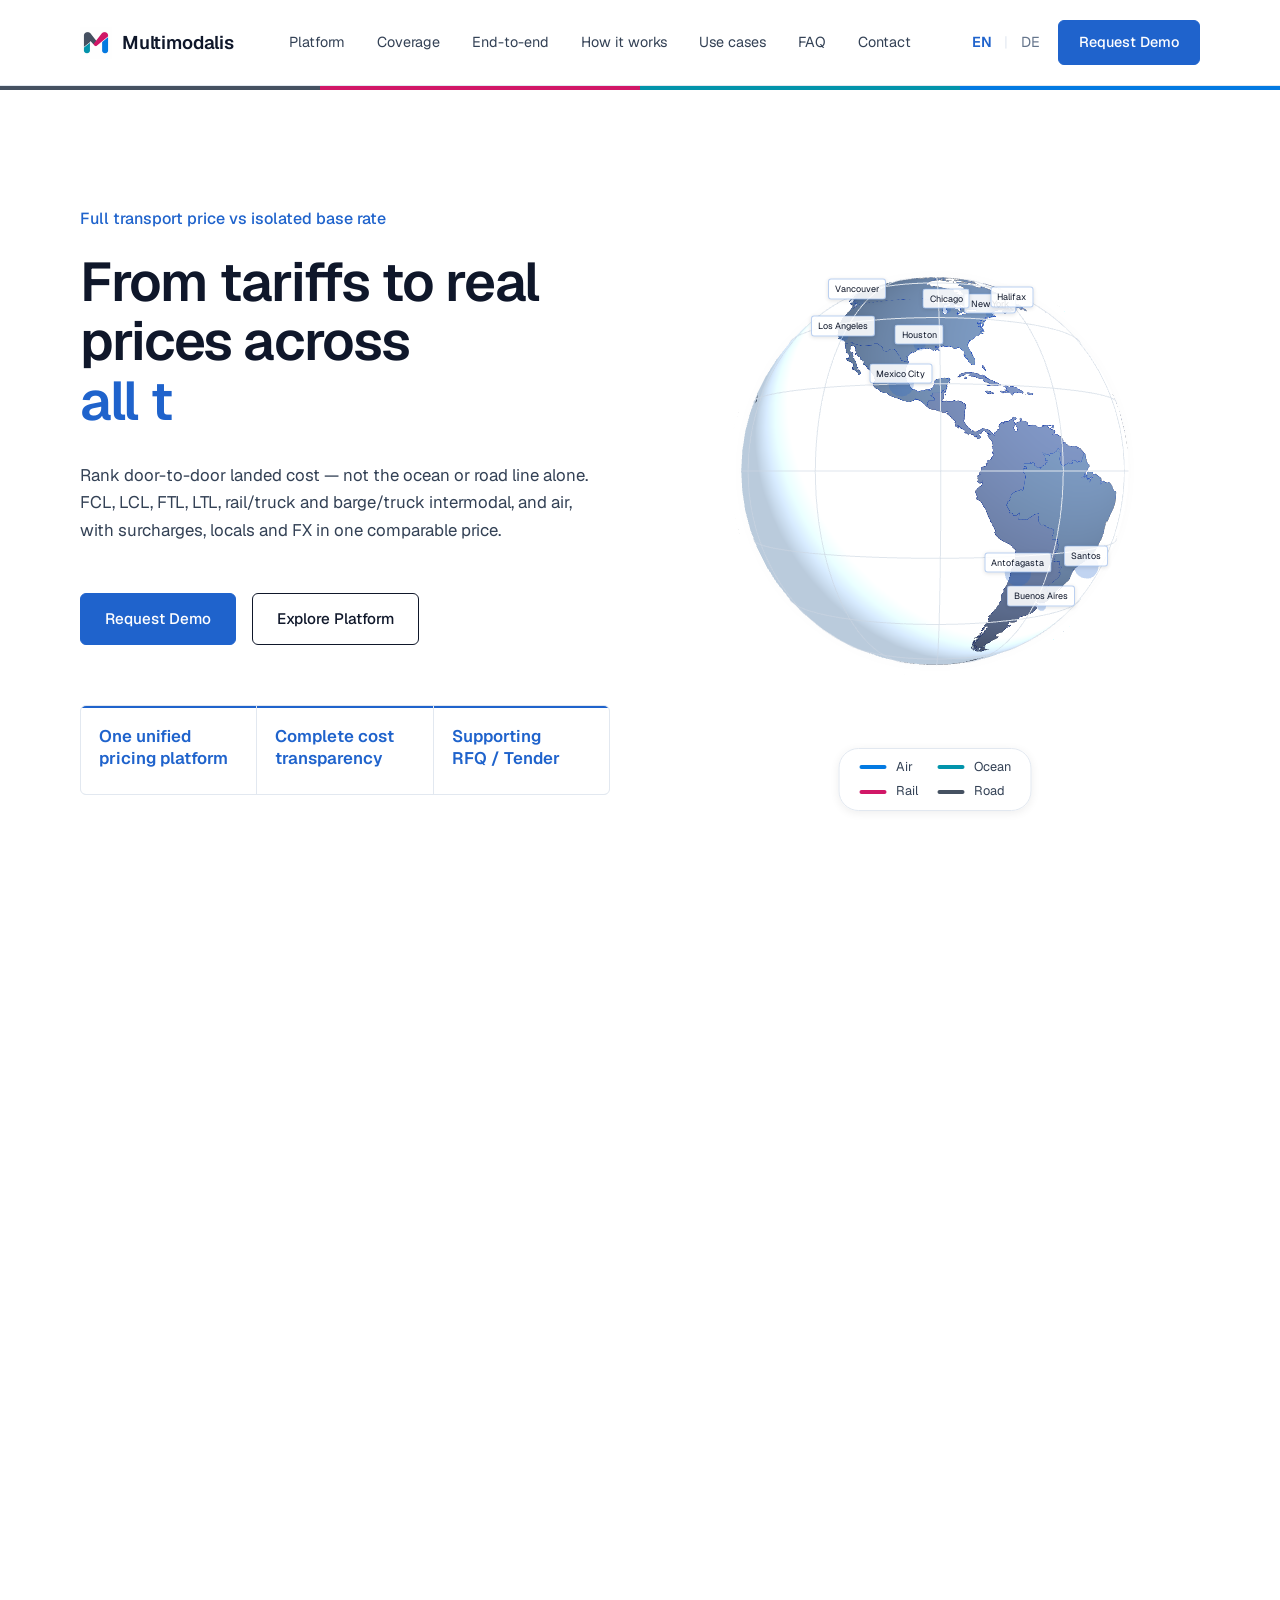
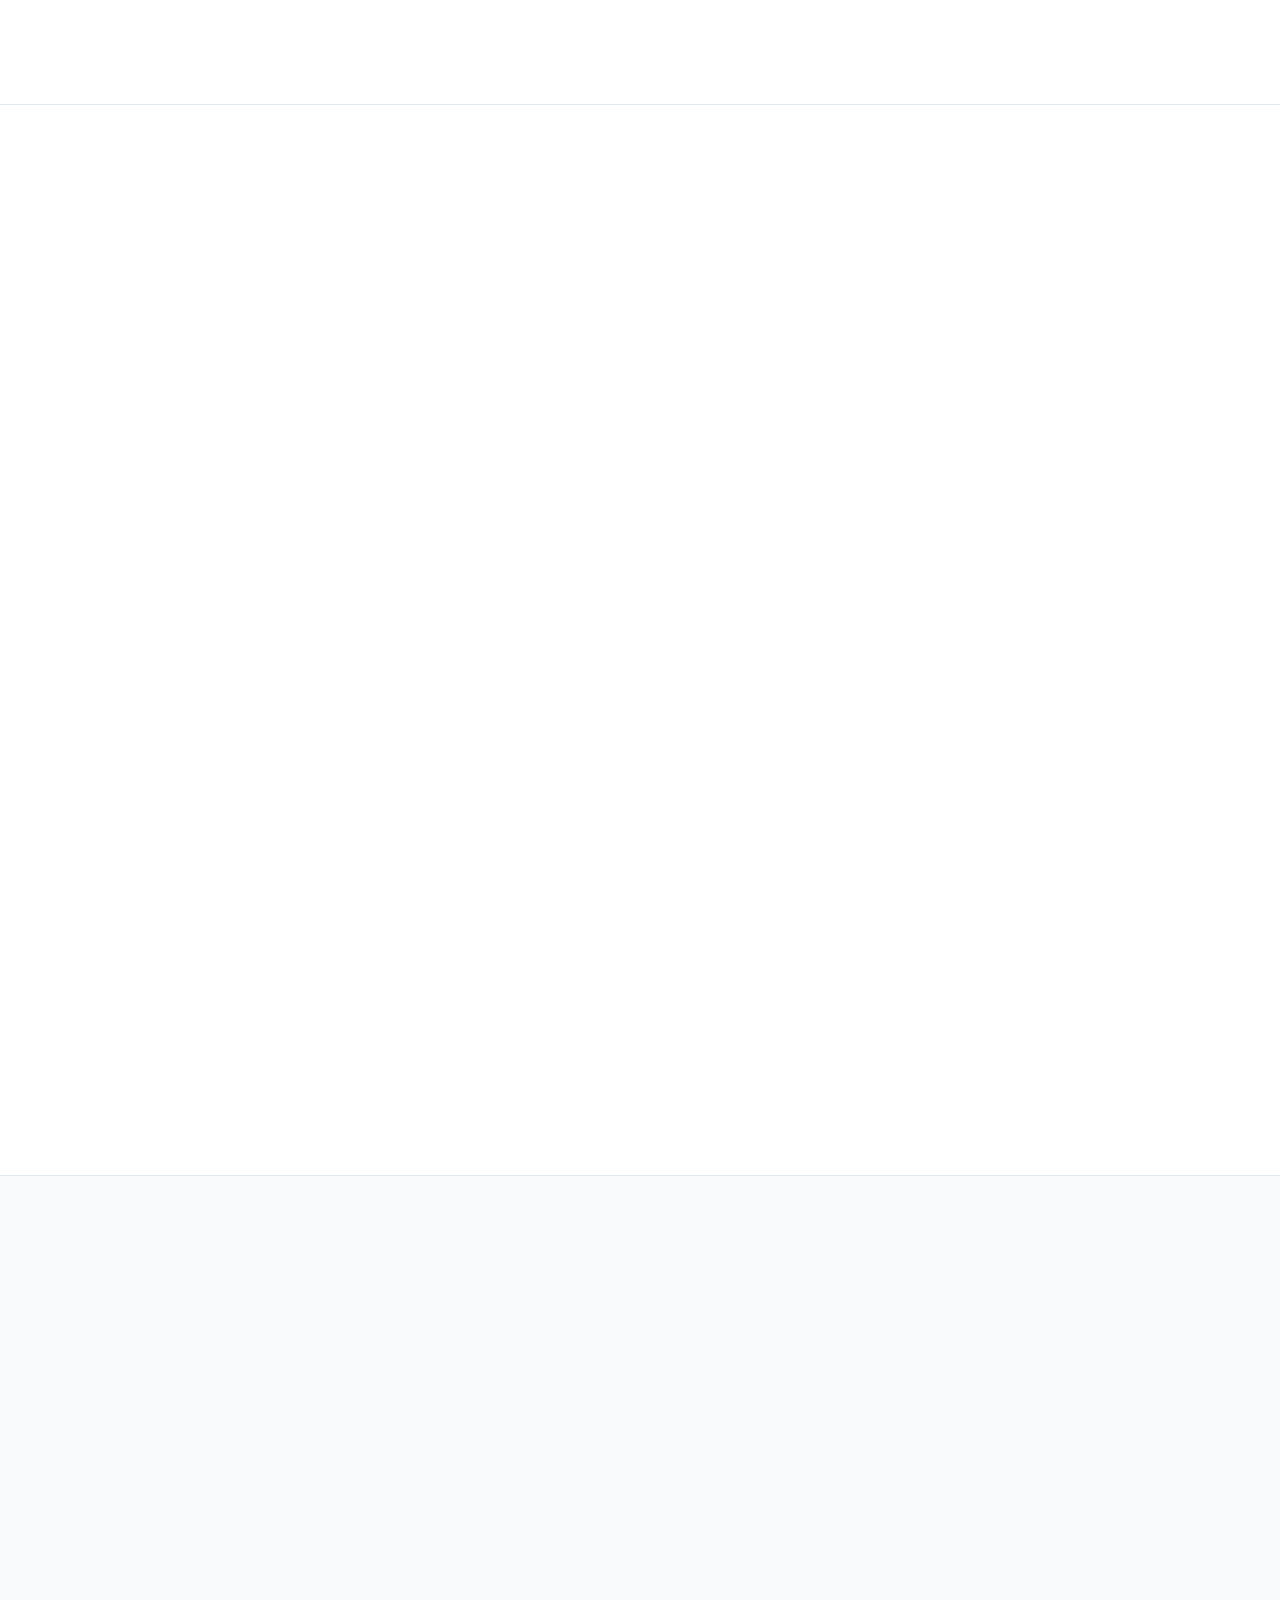
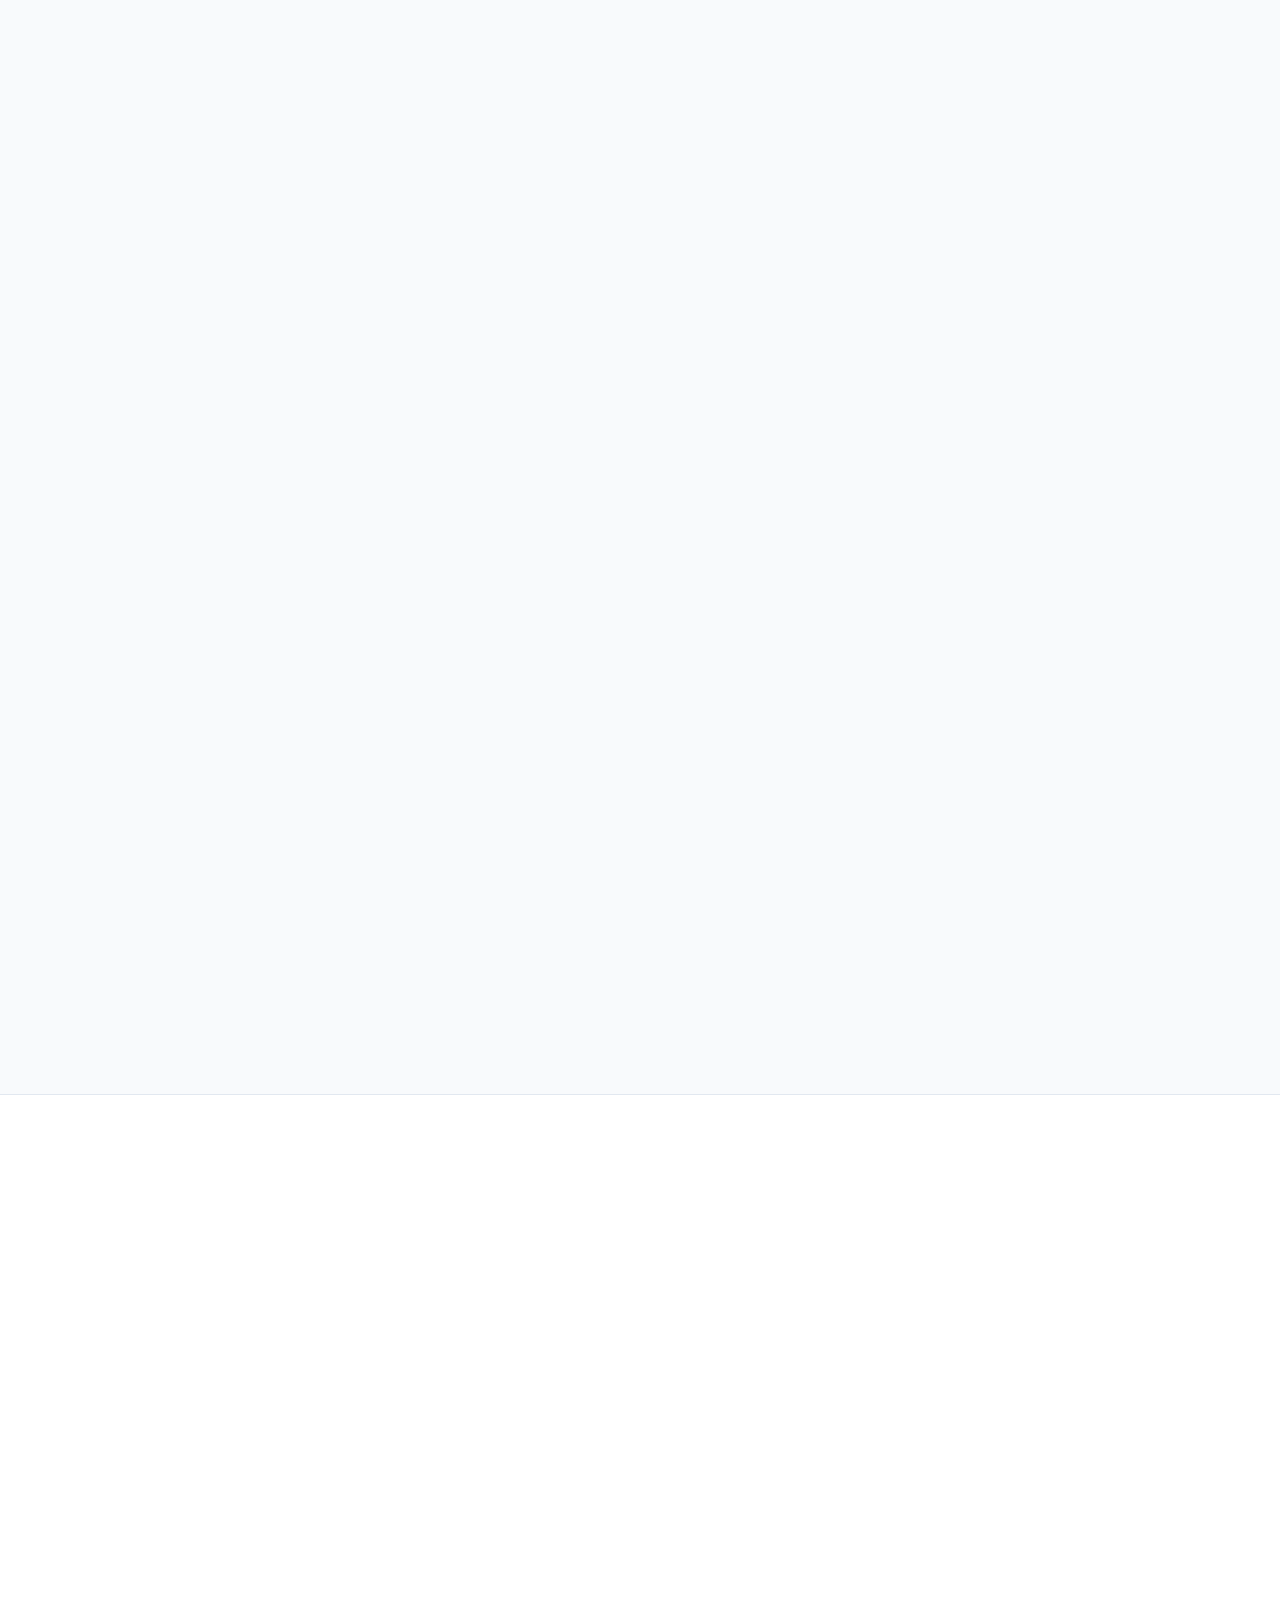
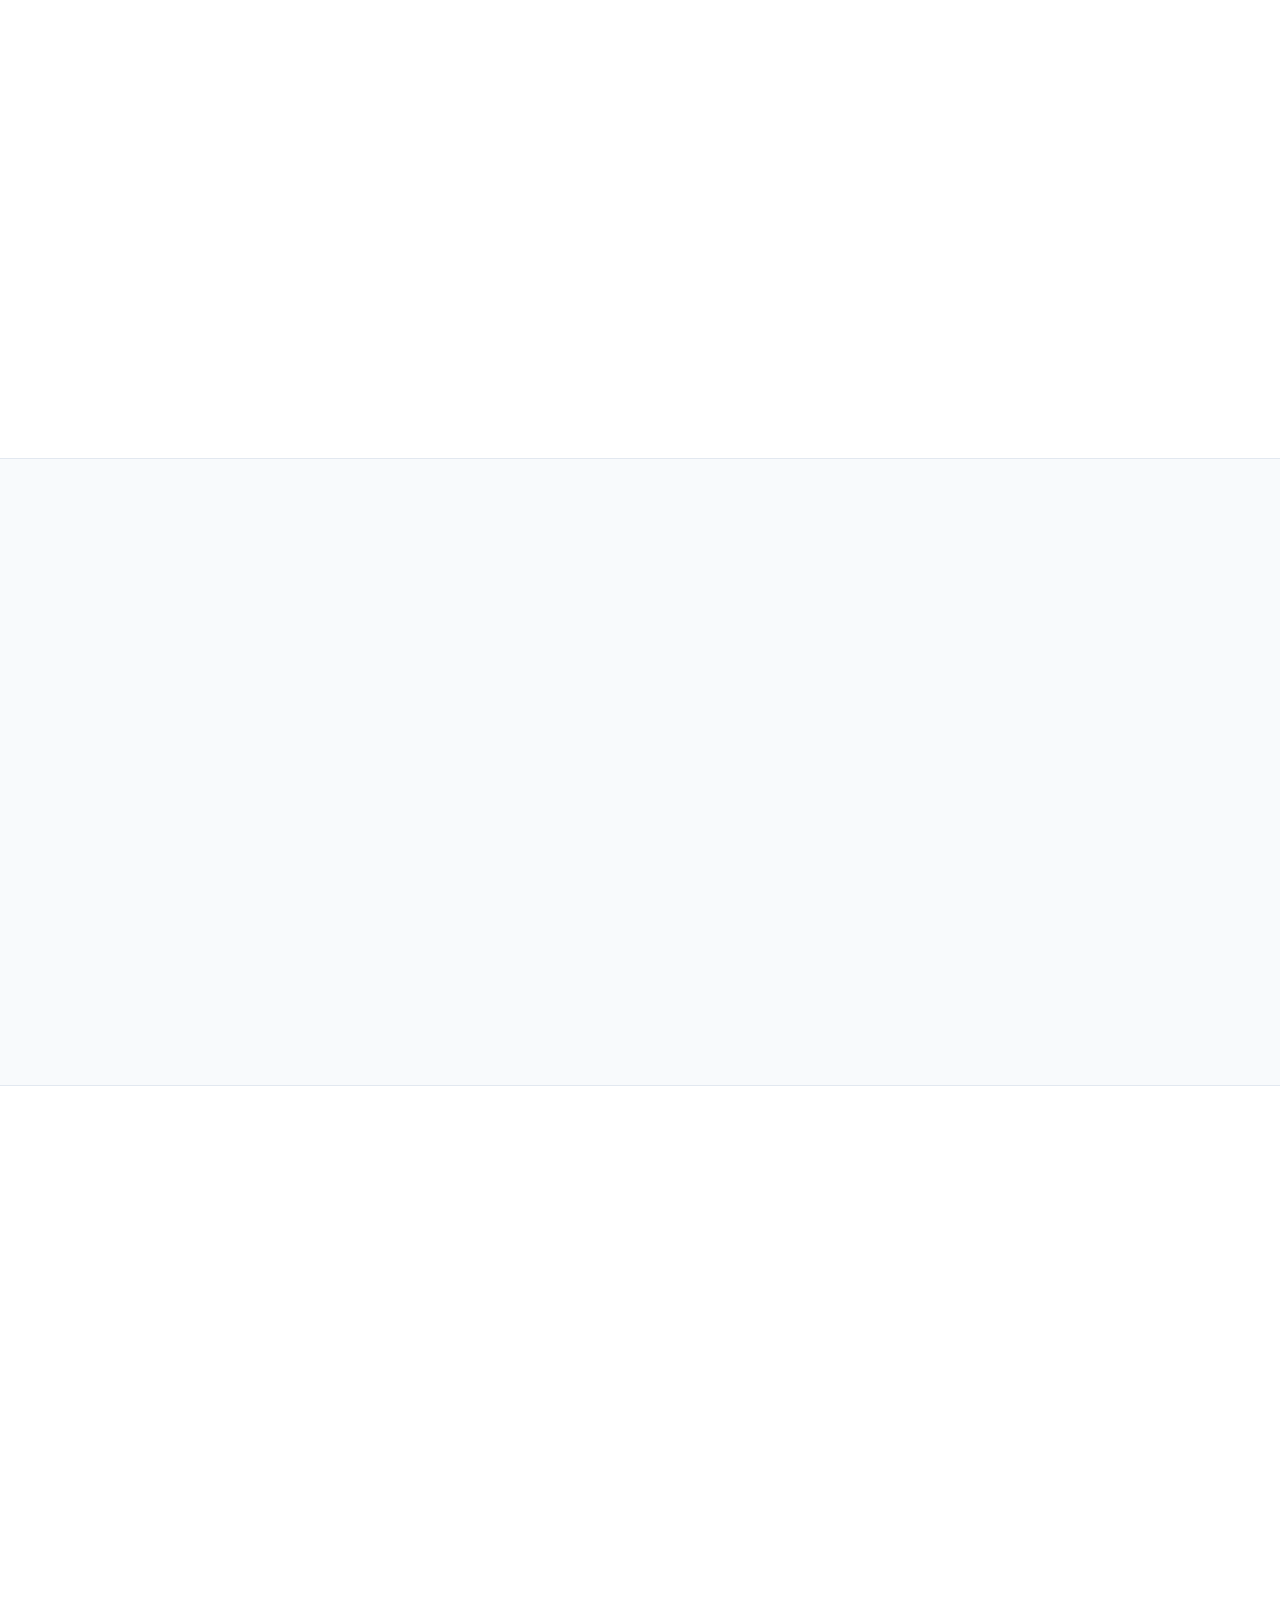
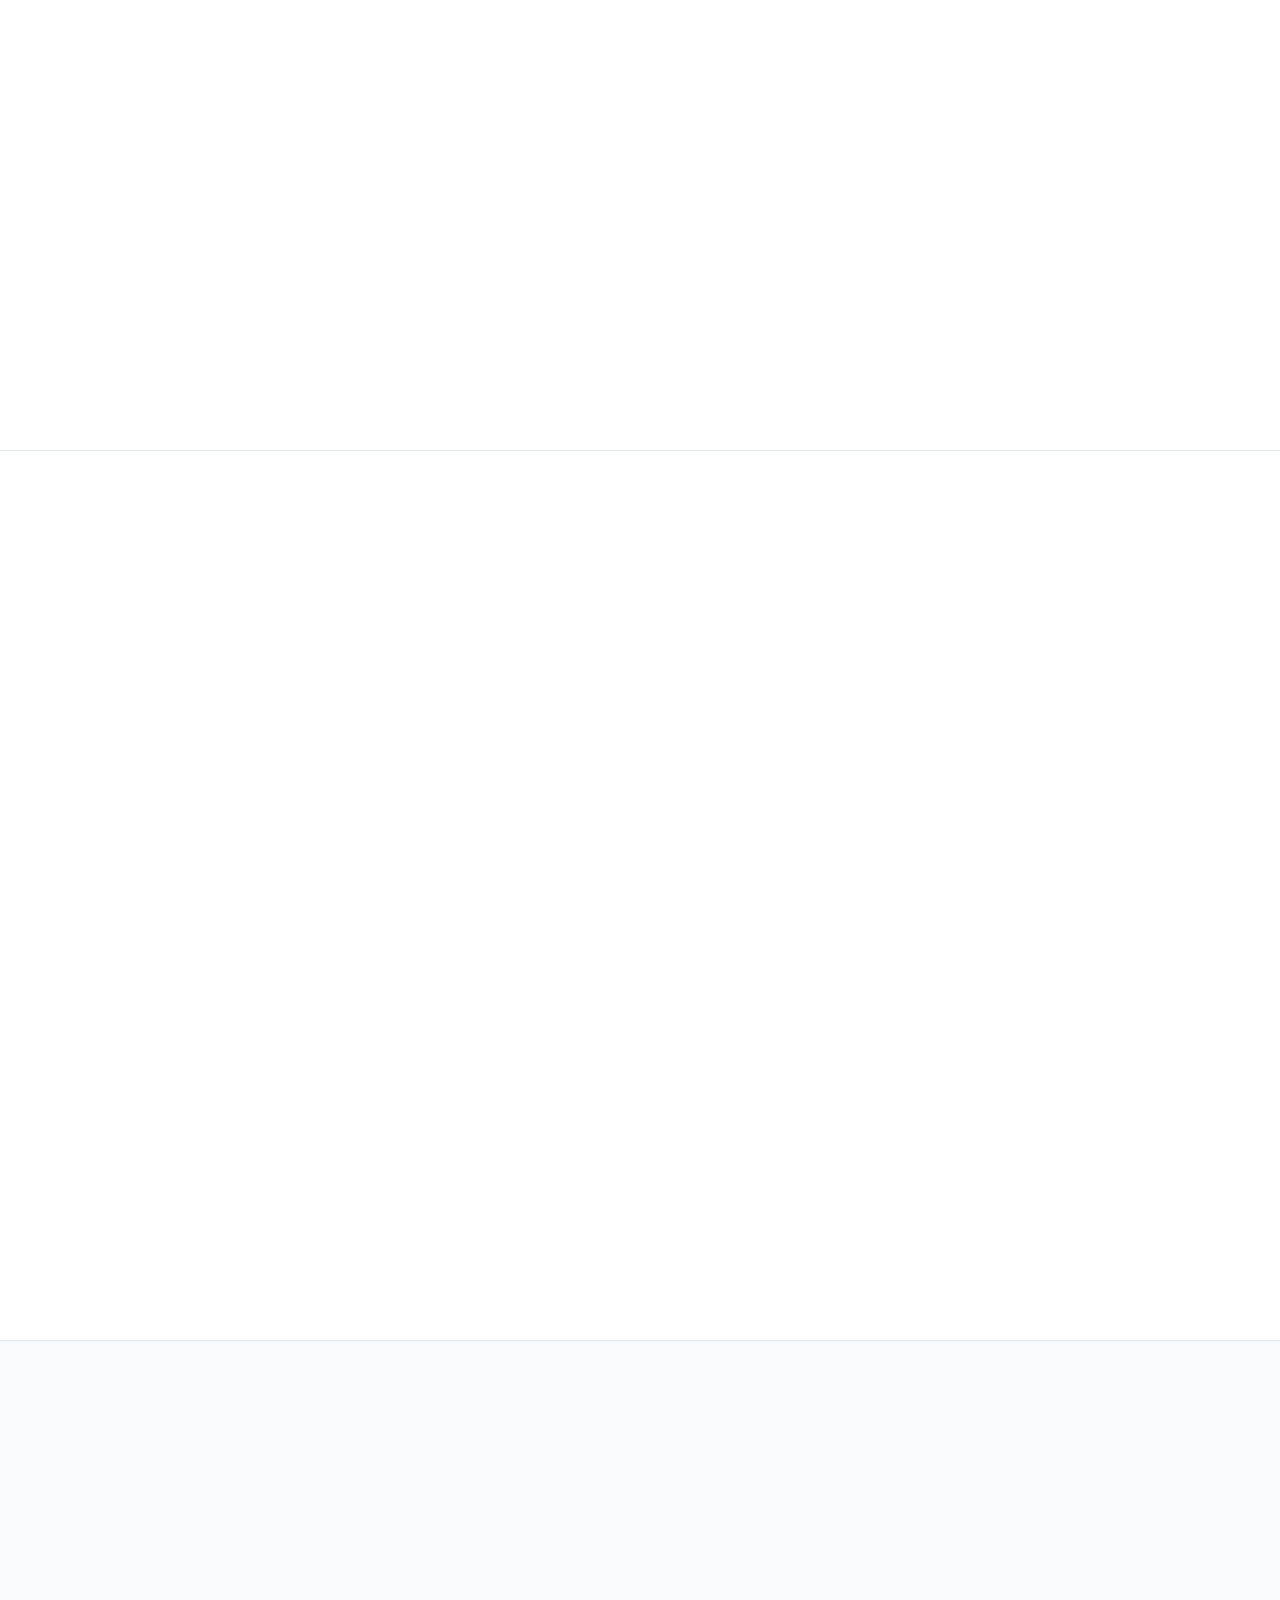
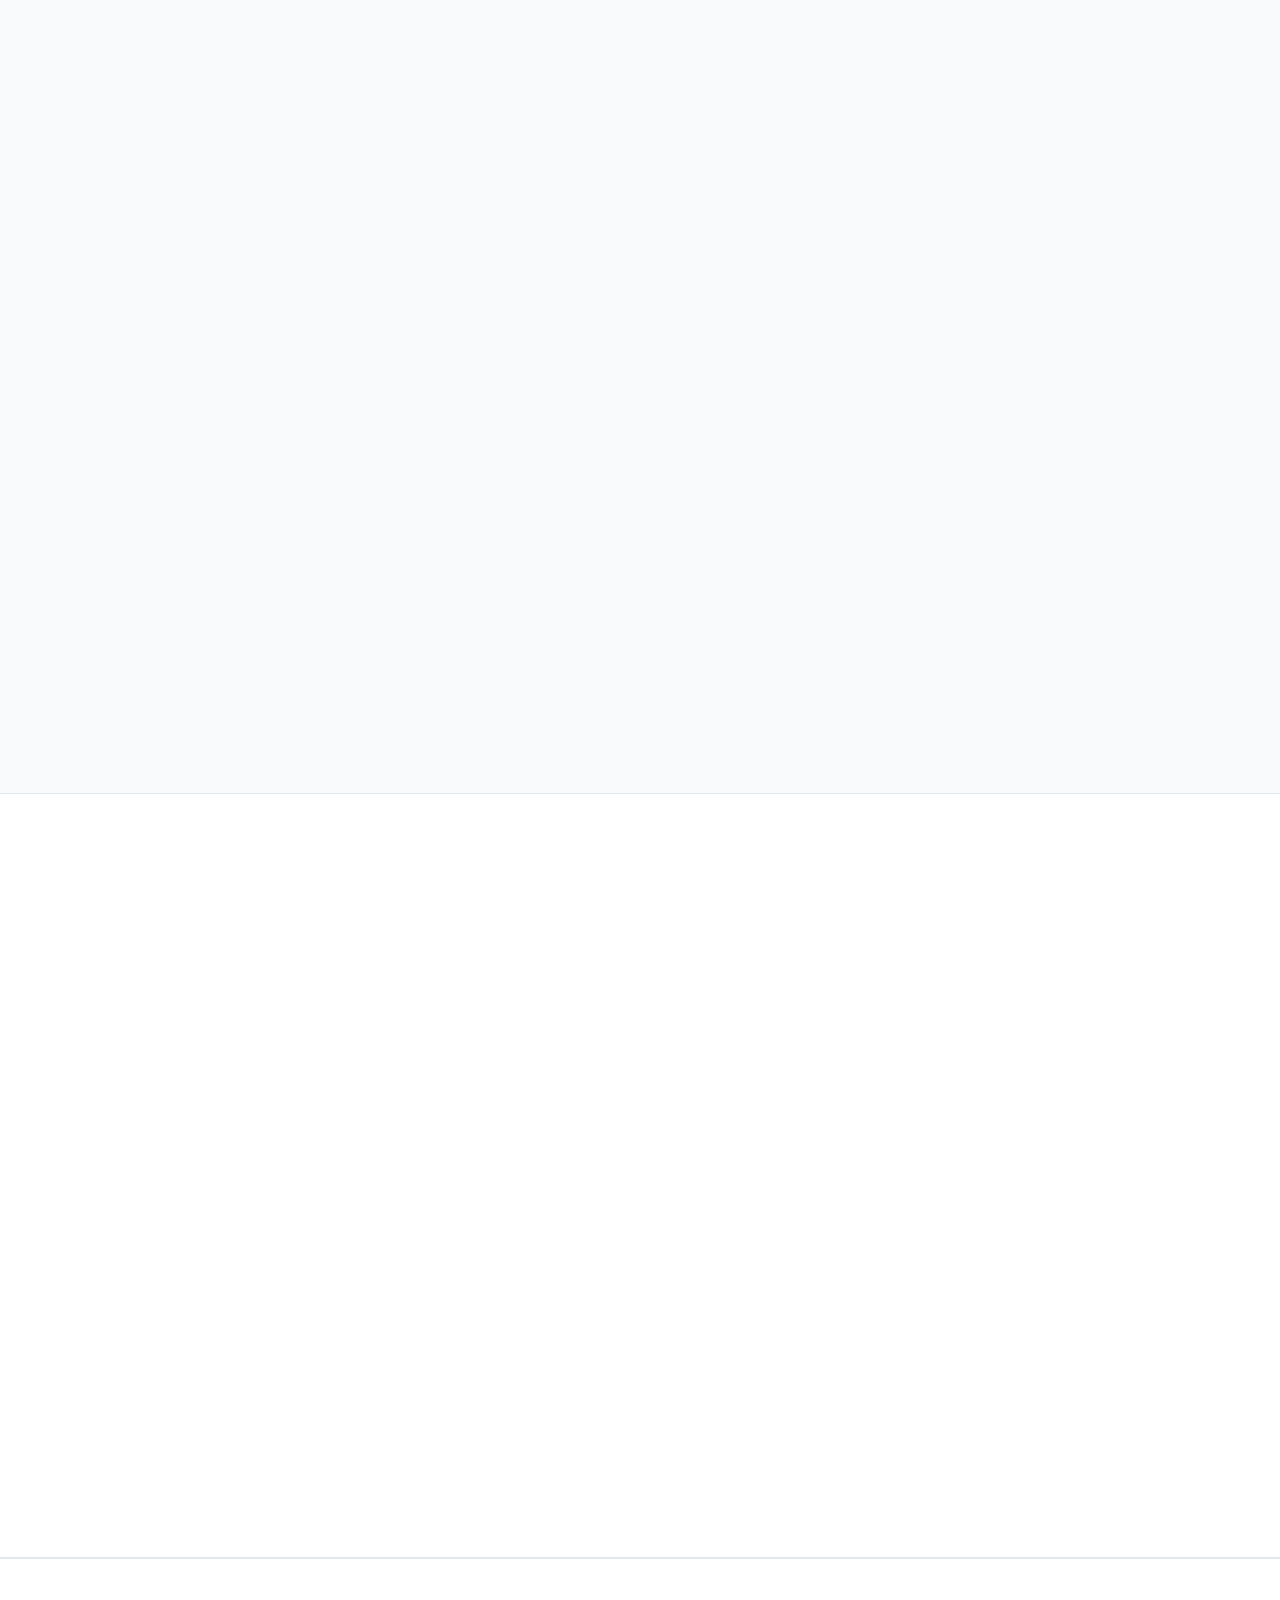
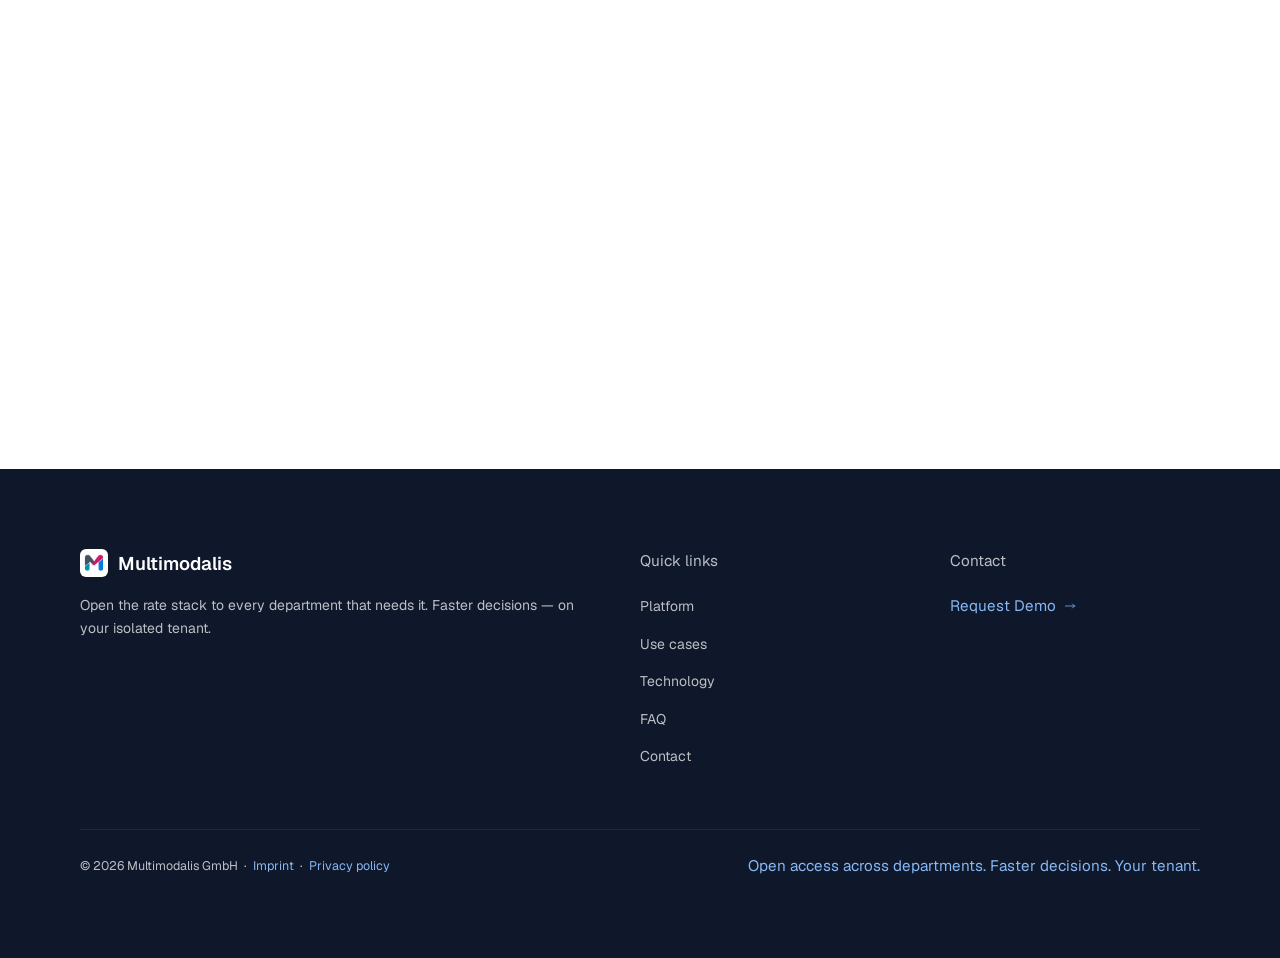
<file: site/index.html>
<!DOCTYPE html>
<html lang="en">
<head>
<meta charset="utf-8">
<meta name="viewport" content="width=device-width, initial-scale=1">
<meta http-equiv="Content-Security-Policy" content="default-src 'self'; img-src 'self' data: blob:; style-src 'self'; script-src 'self'; font-src 'self'; connect-src 'self' https://bestmodal.de; object-src 'none'; base-uri 'self'; form-action 'none'">
<meta name="referrer" content="strict-origin-when-cross-origin">
<title>Multimodalis – Pricing Engine for Transport Logistics</title>
<meta name="description" content="Rank door-to-door landed cost — not the ocean or road line alone. FCL, LCL, FTL, LTL, rail/truck and barge/truck intermodal, and air, with surcharges, locals and FX in one comparable price.">

<link rel="canonical" href="https://multimodalis.com/en/">
<link rel="alternate" hreflang="en" href="https://multimodalis.com/en/"><link rel="alternate" hreflang="de" href="https://multimodalis.com/de/"><link rel="alternate" hreflang="x-default" href="https://multimodalis.com/en/">
<meta property="og:type" content="website"><meta property="og:site_name" content="Multimodalis"><meta property="og:title" content="Multimodalis – Pricing Engine for Transport Logistics"><meta property="og:description" content="Rank door-to-door landed cost — not the ocean or road line alone. FCL, LCL, FTL, LTL, rail/truck and barge/truck intermodal, and air, with surcharges, locals and FX in one comparable price."><meta property="og:url" content="https://multimodalis.com/en/"><meta property="og:image" content="https://multimodalis.com/assets/img/multimodalis-og.png"><meta property="og:locale" content="en_US">
<meta name="theme-color" content="#FFFFFF">
<link rel="icon" href="favicon.ico" sizes="any">
<link rel="icon" type="image/png" sizes="32x32" href="assets/favicon/multimodalis-favicon-32.png">
<link rel="apple-touch-icon" href="assets/favicon/apple-touch-icon.png">
<link rel="manifest" href="site.webmanifest">
<link rel="preload" href="assets/fonts/multimodalis-Geist-Variable.woff2" as="font" type="font/woff2" crossorigin>
<link rel="stylesheet" href="assets/css/site.css">
<script src="assets/js/main.js" defer></script>
<script src="assets/js/form.js" defer></script>
</head>
<body>
<a class="skip-link" href="#main">Skip to content</a>

<nav aria-label="Main" class="site-nav">
<div class="nav-inner">
<a class="nav-logo" href="./"><img alt="" height="32" src="./assets/logo/multimodalis-logo-64.png" width="32"/>Multimodalis</a>
<div class="nav-links">
<a href="#platform">Platform</a>
<a href="#coverage">Coverage</a>
<a href="#end-to-end">End-to-end</a>
<a href="#how-it-works">How it works</a>
<a href="#use-cases">Use cases</a>
<a href="#faq">FAQ</a>
<a href="#contact">Contact</a>
</div>
<div class="nav-cta"><div aria-label="Language / Sprache" class="lang-toggle" role="group"><a aria-current="true" class="lang-btn" href="./en/" hreflang="en" lang="en">EN</a><span aria-hidden="true" class="lang-sep">|</span><a class="lang-btn" href="./de/" hreflang="de" lang="de">DE</a></div>
<a class="btn btn-primary nav-btn" href="#contact">Request Demo</a>
</div>
<button aria-controls="mobile-menu" aria-expanded="false" aria-label="Open menu" class="mobile-toggle" type="button"><svg aria-hidden="true" fill="none" height="22" stroke="currentColor" stroke-width="1.5" viewbox="0 0 24 24" width="22"><path d="M4 6h16M4 12h16M4 18h16" stroke-linecap="round" stroke-linejoin="round"></path></svg></button></div>
<div id="mobile-menu">
<a href="#platform">Platform</a>
<a href="#coverage">Coverage</a>
<a href="#end-to-end">End-to-end</a>
<a href="#how-it-works">How it works</a>
<a href="#use-cases">Use cases</a>
<a href="#technology">Technology</a>
<a href="#faq">FAQ</a>
<a href="#contact">Contact</a>
<div aria-label="Language / Sprache" class="lang-toggle mobile-lang" role="group"><a aria-current="true" class="lang-btn" href="./en/" hreflang="en" lang="en">EN</a><span aria-hidden="true" class="lang-sep">|</span><a class="lang-btn" href="./de/" hreflang="de" lang="de">DE</a></div><a class="btn btn-primary mobile-cta" href="#contact">Request Demo</a>
</div>
</nav>
<main id="main">
<section class="hero">
<div class="container">
<div class="grid-2">
<div class="fade-up visible">
<div class="hero-tagline">Full transport price vs isolated base rate</div>
<h1>
<span>From tariffs to real prices across</span><br/>
<span id="rotating-term">all transport modes</span>
</h1>
<p class="hero-sub">Rank door-to-door landed cost — not the ocean or road line alone. FCL, LCL, FTL, LTL, rail/truck and barge/truck intermodal, and air, with surcharges, locals and FX in one comparable price.</p>
<div class="hero-cta">
<a class="btn btn-primary" href="#contact">Request Demo</a>
<a class="btn btn-outline" href="#platform">Explore Platform</a>
</div>
<div class="hero-stats claims">
<div class="hero-stat"><div class="stat-num">One unified pricing platform</div></div>
<div class="hero-stat"><div class="stat-num">Complete cost transparency</div></div>
<div class="hero-stat"><div class="stat-num">Supporting RFQ&nbsp;/ Tender</div></div>
</div>
</div>
<div class="fade-up visible hero-globe">
<div class="globe-wrapper">
<canvas aria-hidden="true" data-map="./assets/img/multimodalis-globe-world-fill.png" id="globe-canvas"></canvas>
<div class="globe-labels" id="globe-labels"></div>
<div aria-hidden="true" class="globe-legend">
<div class="globe-legend-item"><div class="globe-legend-line legend-air"></div>Air</div>
<div class="globe-legend-item"><div class="globe-legend-line legend-ocean"></div>Ocean</div>
<div class="globe-legend-item"><div class="globe-legend-line legend-rail"></div>Rail</div>
<div class="globe-legend-item"><div class="globe-legend-line legend-road"></div>Road</div>
</div>
</div>
</div>
</div>
</div>
</section>
<section class="section" id="intro">
<div class="container">
<div class="intro-header fade-up">
<div>
<p class="intro-tagline">
What Multimodalis Does
</p>
<h2>One Platform for All Pricing Complexity</h2>
</div>
<p class="intro-lead">Multimodalis unifies fragmented tariff landscapes into a single, structured pricing engine — across every mode, every surcharge and every cost combination.</p>
</div>
<div class="grid-4 fade-up">
<div class="platform-card">
<div class="platform-icon">
<svg aria-hidden="true" fill="none" stroke="currentColor" stroke-width="1.8" viewbox="0 0 24 24"><rect height="14" rx="2" width="20" x="2" y="3"></rect><path d="M8 21h8M12 17v4" stroke-linecap="round" stroke-linejoin="round"></path></svg>
</div>
<h4>Unify Tariffs</h4>
<p>Bring ocean, road, intermodal (rail/truck, barge/truck) and airfreight rates into one structure and one system of record.</p>
</div>
<div class="platform-card">
<div class="platform-icon">
<svg aria-hidden="true" fill="none" stroke="currentColor" stroke-width="1.8" viewbox="0 0 24 24"><path d="M12 2L2 7l10 5 10-5-10-5z" stroke-linecap="round" stroke-linejoin="round"></path><path d="M2 17l10 5 10-5M2 12l10 5 10-5" stroke-linecap="round" stroke-linejoin="round"></path></svg>
</div>
<h4>Apply Full Cost Logic</h4>
<p>Automatically include fuel, BAF, THC, toll, handling, pickup, drop-off, LWS and all surcharges.</p>
</div>
<div class="platform-card">
<div class="platform-icon">
<svg aria-hidden="true" fill="none" stroke="currentColor" stroke-width="1.8" viewbox="0 0 24 24"><path d="M18 20V10M12 20V4M6 20v-6" stroke-linecap="round" stroke-linejoin="round"></path></svg>
</div>
<h4>Compare Real Prices</h4>
<p>Benchmark complete transport options side by side — not isolated rate sheets from separate systems.</p>
</div>
<div class="platform-card">
<div class="platform-icon">
<svg aria-hidden="true" fill="none" stroke="currentColor" stroke-width="1.8" viewbox="0 0 24 24"><path d="M9 11l3 3L22 4" stroke-linecap="round" stroke-linejoin="round"></path><path d="M21 12v7a2 2 0 0 1-2 2H5a2 2 0 0 1-2-2V5a2 2 0 0 1 2-2h11" stroke-linecap="round" stroke-linejoin="round"></path></svg>
</div>
<h4>Sales offers, tenders and RFQ</h4>
<p>Generate versioned customer offers from FCL, LTL, air and LCL rates. Run tenders, capture supplier responses and track capacity — not a generic slogan.</p>
</div>
</div>
</div>
</section>
<div class="divider"></div>
<section class="section" id="platform">
<div class="container">
<div class="section-header centered fade-up">
<h2>A unified pricing engine for transport logistics</h2>
<p>Multimodalis does not just display tariffs. It calculates real transport prices – across all transport modes, all cost elements and all relevant pricing structures.</p>
</div>
<div class="platform-grid fade-up">
<div class="platform-card">
<div class="platform-icon">
<svg aria-hidden="true" viewbox="0 0 24 24"><path d="M9 17v-6h13M9 17l-4-4m4 4l-4 4M15 7V5a2 2 0 00-2-2H5a2 2 0 00-2 2v14a2 2 0 002 2h8a2 2 0 002-2v-2" stroke-linecap="round" stroke-linejoin="round"></path></svg>
</div>
<h4>Unified pricing engine</h4>
<p>One pricing logic for FCL, LCL, FTL, LTL, rail/truck and barge/truck intermodal, and airfreight – all calculated in one system.</p>
</div>
<div class="platform-card">
<div class="platform-icon">
<svg aria-hidden="true" viewbox="0 0 24 24"><path d="M12 8c-1.657 0-3 .895-3 2s1.343 2 3 2 3 .895 3 2-1.343 2-3 2m0-10V4m0 14v2M5 12a7 7 0 1014 0A7 7 0 005 12z" stroke-linecap="round" stroke-linejoin="round"></path></svg>
</div>
<h4>Complete cost breakdown</h4>
<p>Include base rates, surcharges, local charges, handling, fuel, BAF, toll, LWS, terminal costs and currency conversion.</p>
</div>
<div class="platform-card">
<div class="platform-icon">
<svg aria-hidden="true" viewbox="0 0 24 24"><path d="M3 10h11M9 21V3m12 7h-5m0 0V5m0 5v5" stroke-linecap="round" stroke-linejoin="round"></path></svg>
</div>
<h4>Combination logic</h4>
<p>Combine different tariffs and transport legs into one valid, optimized transport option with one total price.</p>
</div>
<div class="platform-card">
<div class="platform-icon">
<svg aria-hidden="true" viewbox="0 0 24 24"><path d="M8 9l3 3-3 3m5 0h3M5 20h14a2 2 0 002-2V6a2 2 0 00-2-2H5a2 2 0 00-2 2v12a2 2 0 002 2z" stroke-linecap="round" stroke-linejoin="round"></path></svg>
</div>
<h4>NAC, tenders, capacity and spot</h4>
<p>Run tenders, collect supplier responses, track capacity and send spot inquiries. NAC is a workflow — not just another rate type — and results sit next to your contracted tariffs.</p>
</div>
<div class="platform-card">
<div class="platform-icon">
<svg aria-hidden="true" viewbox="0 0 24 24"><path d="M7 3h8l5 5v13a2 2 0 01-2 2H7a2 2 0 01-2-2V5a2 2 0 012-2z" stroke-linecap="round" stroke-linejoin="round"></path><path d="M14 3v6h6M8 13h8M8 17h5" stroke-linecap="round" stroke-linejoin="round"></path></svg>
</div>
<h4>Sales offer generation</h4>
<p>Build versioned customer offers from group templates, export PDF, and pull rates from FCL, LTL, air and LCL into one commercial document.</p>
</div>
<div class="platform-card">
<div class="platform-icon">
<svg aria-hidden="true" viewbox="0 0 24 24"><path d="M13 10V3L4 14h7v7l9-11h-7z" stroke-linecap="round" stroke-linejoin="round"></path></svg>
</div>
<h4>High degree of automation</h4>
<p>Automate recurring pricing logic, tariff imports, inbound RFQs and cost updates to cut manual work.</p>
</div>
</div>
</div>
</section>
<div class="divider"></div>
<section class="section section-alt" id="coverage">
<div class="container">
<div class="coverage-header fade-up">
<h2>All Transport Modes. One Pricing Logic.</h2>
<p>Multimodalis connects pricing structures that usually live in separate spreadsheets, separate teams and separate systems.</p>
</div>
<div class="modes-grid fade-up">
<div class="mode-card">
<img alt="Container ship at sea" decoding="async" height="600" src="./assets/img/multimodalis-ocean.webp" width="800"/>
<div class="mode-body">
<h3>Ocean</h3>
<p>FCL and LCL with port locals — contract port-to-port plus live carrier online rates on the same lanes. FAK, named-account, basket, hazardous and special-equipment contracts; FCL uploads checked cell by cell; door-to-door from real inland tariffs, not estimated add-ons.</p>
</div>
</div>
<div class="mode-card">
<img alt="Truck on a highway" decoding="async" height="600" src="./assets/img/multimodalis-road.webp" width="800"/>
<div class="mode-body">
<h3>Road</h3>
<p>FTL and LTL including toll, fuel, pickup and drop-off. Each carrier's own chargeable-weight rules (volume, loading metre, pallet) across all rule types and all surcharge types; out-of-limit shipments show “on request”, not a misleading price.</p>
</div>
</div>
<div class="mode-card">
<img alt="Freight train" decoding="async" height="600" src="./assets/img/multimodalis-rail-barge.webp" width="800"/>
<div class="mode-body">
<h3>Intermodal</h3>
<p>Truck, rail/truck and barge/truck options for one container on one screen, one-way and roundtrip. Toll-aware distance pricing, recalculated when a toll change takes effect; terminal costs, KV / all-in zone surcharges with period control; Rhine water levels monitored against each supplier's low-water band.</p>
</div>
</div>
<div class="mode-card">
<img alt="Cargo aircraft" decoding="async" height="600" src="./assets/img/multimodalis-air.webp" width="800"/>
<div class="mode-body">
<h3>Airfreight</h3>
<p>Chargeable weight per airline divisor and rounding, FSC and SSC, security fees and add-ons in the landed price. Every higher weight break is checked automatically and the saving shown; a piece-restriction engine tests each piece.</p>
</div>
</div>
</div>
<div class="coverage-strip fade-up">
<div class="cstrip-left">
<h3>Included Pricing Components</h3>
<div class="comp-list">
<div class="comp-item"><span class="comp-check"><svg aria-hidden="true" fill="none" viewbox="0 0 12 12"><path d="M2 6l3 3 5-5" stroke="currentColor"></path></svg></span><span>Base rates</span></div>
<div class="comp-item"><span class="comp-check"><svg aria-hidden="true" fill="none" viewbox="0 0 12 12"><path d="M2 6l3 3 5-5" stroke="currentColor"></path></svg></span><span>Fuel &amp; diesel</span></div>
<div class="comp-item"><span class="comp-check"><svg aria-hidden="true" fill="none" viewbox="0 0 12 12"><path d="M2 6l3 3 5-5" stroke="currentColor"></path></svg></span>BAF / CAF / PSS</div>
<div class="comp-item"><span class="comp-check"><svg aria-hidden="true" fill="none" viewbox="0 0 12 12"><path d="M2 6l3 3 5-5" stroke="currentColor"></path></svg></span>THC / local charges</div>
<div class="comp-item"><span class="comp-check"><svg aria-hidden="true" fill="none" viewbox="0 0 12 12"><path d="M2 6l3 3 5-5" stroke="currentColor"></path></svg></span><span>Toll &amp; distance logic</span></div>
<div class="comp-item"><span class="comp-check"><svg aria-hidden="true" fill="none" viewbox="0 0 12 12"><path d="M2 6l3 3 5-5" stroke="currentColor"></path></svg></span><span>Pickup / drop-off</span></div>
<div class="comp-item"><span class="comp-check"><svg aria-hidden="true" fill="none" viewbox="0 0 12 12"><path d="M2 6l3 3 5-5" stroke="currentColor"></path></svg></span><span>Terminal &amp; handling</span></div>
<div class="comp-item"><span class="comp-check"><svg aria-hidden="true" fill="none" viewbox="0 0 12 12"><path d="M2 6l3 3 5-5" stroke="currentColor"></path></svg></span><span>Low water surcharge</span></div>
<div class="comp-item"><span class="comp-check"><svg aria-hidden="true" fill="none" viewbox="0 0 12 12"><path d="M2 6l3 3 5-5" stroke="currentColor"></path></svg></span><span>Minimum prices</span></div>
<div class="comp-item"><span class="comp-check"><svg aria-hidden="true" fill="none" viewbox="0 0 12 12"><path d="M2 6l3 3 5-5" stroke="currentColor"></path></svg></span>NAC / FAK / special rates</div>
<div class="comp-item"><span class="comp-check"><svg aria-hidden="true" fill="none" viewbox="0 0 12 12"><path d="M2 6l3 3 5-5" stroke="currentColor"></path></svg></span><span>P2P + carrier online rates</span></div>
<div class="comp-item"><span class="comp-check"><svg aria-hidden="true" fill="none" viewbox="0 0 12 12"><path d="M2 6l3 3 5-5" stroke="currentColor"></path></svg></span><span>KV / all-in zone surcharges</span></div>
<div class="comp-item"><span class="comp-check"><svg aria-hidden="true" fill="none" viewbox="0 0 12 12"><path d="M2 6l3 3 5-5" stroke="currentColor"></path></svg></span><span>Chargeable weight / FSC-SSC</span></div>
<div class="comp-item"><span class="comp-check"><svg aria-hidden="true" fill="none" viewbox="0 0 12 12"><path d="M2 6l3 3 5-5" stroke="currentColor"></path></svg></span><span>Piece–LDM / LTL rules</span></div>
<div class="comp-item"><span class="comp-check"><svg aria-hidden="true" fill="none" viewbox="0 0 12 12"><path d="M2 6l3 3 5-5" stroke="currentColor"></path></svg></span><span>Currency conversion</span></div>
<div class="comp-item"><span class="comp-check"><svg aria-hidden="true" fill="none" viewbox="0 0 12 12"><path d="M2 6l3 3 5-5" stroke="currentColor"></path></svg></span><span>Customer-specific logic</span></div>
</div>
</div>
<div class="cstrip-right">
<h3>Why Complete Pricing Matters</h3>
<p>Comparing only base rates produces misleading results. Multimodalis calculates the full cost of each transport option — making comparisons accurate and decisions defensible.</p>
<div>
<div class="cstat-row cstat-claim"><span class="cstat-check" aria-hidden="true"></span><span>All transport modes</span></div>
<div class="cstat-row cstat-claim"><span class="cstat-check" aria-hidden="true"></span><span>All cost elements per route</span></div>
<div class="cstat-row cstat-claim"><span class="cstat-check" aria-hidden="true"></span><span>Daily exchange rates</span></div>
<div class="cstat-row cstat-claim"><span class="cstat-check" aria-hidden="true"></span><span>Unified pricing logic of all carriers</span></div>
</div>
</div>
</div>
</div>
</section>
<div class="divider"></div>
<section class="section" id="end-to-end">
<div class="container">
<div class="section-header centered fade-up">
<h2>Full end-to-end coverage</h2>
<p>Connect origin, main carriage and destination pricing in one continuous transport logic.</p>
</div>
<p class="key-message fade-up">Multimodalis does not calculate isolated rates — it builds complete transport chains.</p>
<div class="fade-up">
<div class="chain-grid">
<div class="chain-col">
<div class="chain-phase">
<div class="phase-badge">A</div>
<h3 class="phase-label">Pre-carriage</h3>
</div>
<ul class="chain-list">
<li>Pick-up costs</li>
<li>Pre-carriage</li>
<li>Pre-carriage surcharges</li>
<li>Local charges origin</li>
</ul>
</div>
<div class="chain-col main">
<div class="chain-phase">
<div class="phase-badge">→</div>
<h3 class="phase-label">Main leg</h3>
</div>
<ul class="chain-list">
<li>Main carriage</li>
<li>Seafreight / Rail / Barge / Airfreight</li>
<li>Freight</li>
<li>Surcharges</li>
</ul>
</div>
<div class="chain-col">
<div class="chain-phase">
<div class="phase-badge">B</div>
<h3 class="phase-label">On-carriage</h3>
</div>
<ul class="chain-list">
<li>Local charges destination</li>
<li>On-carriage</li>
<li>On-carriage surcharges</li>
<li>Drop-off costs</li>
</ul>
</div>
</div>
<div class="chain-footer">
<p>Pre-carriage, main carriage and on-carriage can be linked seamlessly across transport modes and cost elements.</p>
</div>
</div>
</div>
</section>
<div class="divider"></div>
<section class="section section-alt" id="how-it-works">
<div class="container">
<div class="section-header centered fade-up">
<h2>From tariff data to better decisions</h2>
<p>Multimodalis structures pricing complexity into a clear workflow – so your teams can calculate, compare and act faster.</p>
</div>
<div class="grid-4 fade-up">
<div class="step-card">
<div class="step-num">01 —</div>
<div class="step-divider"></div>
<h4>Import or maintain tariffs</h4>
<p>Upload rate sheets or maintain tariffs directly in the platform – by mode, provider, region and customer logic.</p>
</div>
<div class="step-card">
<div class="step-num">02 —</div>
<div class="step-divider"></div>
<h4>Apply pricing rules</h4>
<p>Add surcharges, local charges, access rules, currency conversion and all relevant pricing conditions.</p>
</div>
<div class="step-card">
<div class="step-num">03 —</div>
<div class="step-divider"></div>
<h4>Run queries or RFQs</h4>
<p>Search routes, compare options, quote customers or request supplier rates. Save ranked queries and reuse them in sales offers and RFQs.</p>
</div>
<div class="step-card">
<div class="step-num">04 —</div>
<div class="step-divider"></div>
<h4>Decide with full transparency</h4>
<p>Get the best option instantly – with complete cost breakdown, valid combinations and comparable alternatives.</p>
</div>
</div>
</div>
</section>
<div class="divider"></div>
<section class="section" id="offers">
<div class="container">
<div class="section-header centered fade-up">
<h2>From price to offer and capacity</h2>
<p>Offers and capacity requests use the same calculated prices as every query — sales, procurement and pricing work from one version of the truth.</p>
</div>
<div class="grid-2 fade-up">
<div class="platform-card feature-block">
<h3>Sales offer generator</h3>
<ul class="chain-list">
<li>Markup rules per customer group and cost item, applied automatically</li>
<li>Approval flow: draft, review, approval, sent, archived</li>
<li>Sent versions are frozen, with stored proof of the buying price</li>
<li>Branded PDFs with your colours, logo and terms</li>
<li>Price-update wizard emails updated offers to every affected customer</li>
<li>AI inquiry analysis turns a customer email into a structured inquiry with a checklist of missing details. It pre-fills the offer; it does not set prices.</li>
</ul>
</div>
<div class="platform-card feature-block">
<h3>Capacity requests</h3>
<ul class="chain-list">
<li>Capacity requests built directly from quote results</li>
<li>Suppliers answer via yes/no links in the email, no login required</li>
<li>Award in Multimodalis: the winner is notified, the others are released automatically</li>
<li>Invite new suppliers without disclosing prices</li>
<li>Capacity KPI view with pipeline value and trends</li>
</ul>
</div>
</div>
</div>
</section>
<div class="divider"></div>
<section class="section" id="use-cases">
<div class="container">
<div class="section-header centered fade-up">
<h2>Built for pricing teams across logistics</h2>
<p>Whether you buy transport, sell transport or operate capacity – Multimodalis structures offers, tenders and tariff responses in one pricing process.</p>
</div>
<div class="grid-3 fade-up">
<div class="usecase-card">
<h3 class="usecase-title">Freight Forwarders</h3>
<p>Turn FCL, LTL, air and LCL rates into structured customer offers — versioned documents, group templates and PDF, not a spreadsheet dump.</p>
</div>
<div class="usecase-card">
<h3 class="usecase-title">Procurement Teams</h3>
<p>Benchmark complete door-to-door options against contracts and tender responses — the real best price, not the cheapest base rate.</p>
</div>
<div class="usecase-card">
<h3 class="usecase-title">Rail, Barge &amp; Truck Operators</h3>
<p>Maintain structured tariffs and respond to capacity and tender requests with comparable rates on your tenant.</p>
</div>
<div class="usecase-card">
<h3 class="usecase-title">Sales Teams</h3>
<p>Generate versioned customer offers from FCL, LTL, air and LCL rates — group templates, PDF export, and ranked options you can reuse.</p>
</div>
<div class="usecase-card">
<h3 class="usecase-title">Tender Management</h3>
<p>Run tenders and RFQs, collect supplier responses, track capacity and handle spot inquiries against your existing tariff landscape.</p>
</div>
<div class="usecase-card">
<h3 class="usecase-title">Rates &amp; surcharges</h3>
<p>One place for tariffs, surcharges and locals. Pricing, sales and procurement share the same stack — and decide faster, on your tenant.</p>
</div>
</div>
</div>
</section>
<div class="divider"></div>
<section class="section section-alt" id="technology">
<div class="container">
<div class="section-header centered fade-up">
<h2>Enterprise-ready for operational pricing</h2>
<p>Enterprise-ready: legal, compliance and security on your isolated tenant — with RBAC and OAuth / SAML / Enterprise SSO so departments share rates without sharing the whole company.</p>
</div>
<div class="fade-up">
<div class="tech-grid">
<div class="tech-card">
<h4>Web-based application</h4>
<p>No local installation. Access pricing workflows securely through your browser.</p>
</div>
<div class="tech-card">
<h4>Quote API, TMS/ERP &amp; import</h4>
<p>Import tariff data at scale and expose an intermodal quote API so TMS and ERP systems can request landed prices — not import only.</p>
</div>
<div class="tech-card">
<h4>Role-based access control</h4>
<p>Enterprise RBAC: define who can view, maintain, release or request rates and surcharges — by team and role.</p>
</div>
<div class="tech-card">
<h4>OAuth, SAML &amp; Enterprise SSO</h4>
<p>Sign in with your identity provider. Departments reach the same tenant through OAuth, SAML or Enterprise SSO.</p>
</div>
<div class="tech-card">
<h4>Dedicated instance &amp; 2FA</h4>
<p>Each customer runs its own instance with its own databases and credentials. Mandatory two-factor login, login lockout and permissions per page. Servers are securely located in Germany.</p>
</div>
<div class="tech-card">
<h4>Integrations</h4>
<p>Routing and toll, Rhine water levels, carrier schedules and quotes, flight schedules and AI inquiry analysis — plus CSV import, Excel export and APIs for your own systems.</p>
</div>
</div>
<div class="stat-bar claims">
<div class="stat-bar-item"><div class="stat-bar-num">Made in Germany</div></div>
<div class="stat-bar-item"><div class="stat-bar-num">Hosted in Europe</div></div>
<div class="stat-bar-item"><div class="stat-bar-num">GDPR aligned</div></div>
<div class="stat-bar-item"><div class="stat-bar-num">Monitored 24/7</div></div>
</div>
</div>
</div>
</section>
<div class="divider"></div>
<section class="section" id="faq">
<div class="container container-narrow">
<div class="section-header centered fade-up">
<h2>Frequently asked questions</h2>
</div>
<div class="fade-up">
<div class="faq-item">
<button aria-expanded="false" class="faq-toggle" type="button">
<span>Which transport modes can be managed in Multimodalis?</span>
<svg aria-hidden="true" class="faq-icon" viewbox="0 0 24 24"><path d="M12 5v14M5 12h14" stroke-linecap="round" stroke-linejoin="round"></path></svg>
</button>
<div class="faq-content">Multimodalis is designed for FCL, LCL, FTL, LTL, rail/truck and barge/truck intermodal, and airfreight. Ocean can combine contract P2P with live carrier rates; intermodal includes KV / all-in zone surcharges; air uses chargeable weight with FSC/SSC; LTL includes piece–LDM and carrier rules. Legs combine into one landed price.</div>
</div>
<div class="faq-item">
<button aria-expanded="false" class="faq-toggle" type="button">
<span>Does Multimodalis calculate only tariffs or complete prices?</span>
<svg aria-hidden="true" class="faq-icon" viewbox="0 0 24 24"><path d="M12 5v14M5 12h14" stroke-linecap="round" stroke-linejoin="round"></path></svg>
</button>
<div class="faq-content">Multimodalis calculates complete prices. Base rates, surcharges, local charges, currency conversion and further pricing logic are included in the final result.</div>
</div>
<div class="faq-item">
<button aria-expanded="false" class="faq-toggle" type="button">
<span>Can Multimodalis be used for procurement and sales?</span>
<svg aria-hidden="true" class="faq-icon" viewbox="0 0 24 24"><path d="M12 5v14M5 12h14" stroke-linecap="round" stroke-linejoin="round"></path></svg>
</button>
<div class="faq-content">Yes. Sales generates versioned customer offers (group templates, PDF) from FCL, LTL, air and LCL rates. Procurement and tender teams run RFQs, collect supplier responses, track capacity and compare them to contracted tariffs.</div>
</div>
<div class="faq-item">
<button aria-expanded="false" class="faq-toggle" type="button">
<span>Can tariffs be shared selectively within our organization?</span>
<svg aria-hidden="true" class="faq-icon" viewbox="0 0 24 24"><path d="M12 5v14M5 12h14" stroke-linecap="round" stroke-linejoin="round"></path></svg>
</button>
<div class="faq-content">Yes. Tariffs are shared within your own organization — branches, teams and users — on your dedicated instance. Role-based access and OAuth / SAML / Enterprise SSO control who sees, maintains and releases which rates.</div>
</div>
<div class="faq-item">
<button aria-expanded="false" class="faq-toggle" type="button">
<span>How are tariffs and surcharges maintained?</span>
<svg aria-hidden="true" class="faq-icon" viewbox="0 0 24 24"><path d="M12 5v14M5 12h14" stroke-linecap="round" stroke-linejoin="round"></path></svg>
</button>
<div class="faq-content">Depending on the setup, tariffs can be imported, maintained by your team or managed jointly with Multimodalis. The platform is designed for scalable maintenance workflows.</div>
</div>
</div>
</div>
</section>
<div class="divider"></div>
<div class="divider"></div>
<section class="section" id="working-together">
<div class="container">
<div class="section-header centered fade-up">
<h2>Works alongside your TMS</h2>
<p>Multimodalis covers the part between buying rates and customer offer. Execution, dispatch and invoicing stay in your TMS or ERP — connected through the quote API and data import.</p>
</div>
<div class="grid-2 fade-up">
<div class="platform-card feature-block">
<h3>Implementation</h3>
<ol class="chain-list numbered">
<li>Kickoff: modes, users, rate sources and approval roles</li>
<li>Instance setup and import of your tariffs and surcharges</li>
<li>Carrier rule configuration: chargeable weight, surcharges, restrictions</li>
<li>Users, roles, 2FA and training with in-app videos and onboarding guides</li>
<li>Go-live and ongoing support</li>
</ol>
</div>
<div class="platform-card feature-block">
<h3>Next steps</h3>
<ol class="chain-list numbered">
<li>Walkthrough: a live demo on your priority modes</li>
<li>Sample lanes: send us typical quotes, we price them in Multimodalis</li>
<li>Proposal: modules, users and implementation plan</li>
</ol>
<a class="btn btn-primary feature-cta" href="#contact">See your own lanes priced</a>
</div>
</div>
</div>
</section>
<section class="section" id="contact">
<div class="container">
<div class="section-header centered fade-up">
<h2>See how Multimodalis fits your pricing process</h2>
<p>Request a demo and explore how Multimodalis can structure complex tariff landscapes, automate price logic and improve commercial decisions.</p>
</div>
<div class="contact-inner fade-up">
<div class="grid-2 contact-grid">
<div>
<h3 class="why-title">Why teams choose Multimodalis</h3>
<div class="why-list">
<div class="why-item"><span class="why-dash">—</span><span>Replace Excel-based pricing with one structured system</span></div>
<div class="why-item"><span class="why-dash">—</span><span>Compare complete prices instead of isolated tariffs</span></div>
<div class="why-item"><span class="why-dash">—</span><span>Increase transparency for sales, procurement and operations</span></div>
<div class="why-item"><span class="why-dash">—</span><span>Scale tariff maintenance, RFQ workflows and access for branches and teams</span></div>
</div>
<div class="tagline-box">
<div class="tagline-box-name">Multimodalis</div>
<p>Rates and surcharges in one tenant — sales, procurement and pricing decide faster.</p>
</div>
</div>
<div class="form-box">
<h3>Request a demo</h3>
<form aria-describedby="form-note" id="contact-form" data-endpoint="https://bestmodal.de/send_mail_multimodalis.php"><p class="form-hint" id="form-note">Your request is sent by email to the Multimodalis team. Fields marked * are required. Details on data processing: <a href="en/privacy/">privacy policy</a>.</p><noscript><p class="form-note">Please enable JavaScript to send the form.</p></noscript><fieldset class="form-fieldset" disabled="">
<input name="lang" type="hidden" value="en"/><input name="_timestamp" type="hidden" value=""/>
<div class="form-hp" aria-hidden="true"><label for="website">Leave this field empty</label><input id="website" name="website" type="text" tabindex="-1" autocomplete="off" value=""/></div>
<div class="form-row form-field">
<div>
<label class="field-label" for="name">Name *</label>
<input class="field-input" autocomplete="name" id="name" name="name" placeholder="" required="" type="text"/>
</div>
<div>
<label class="field-label" for="company">Company *</label>
<input class="field-input" autocomplete="organization" id="company" name="company" placeholder="" required="" type="text"/>
</div>
</div>
<div class="form-row form-field">
<div>
<label class="field-label" for="email">E-Mail *</label>
<input class="field-input" autocomplete="email" id="email" name="email" placeholder="" required="" type="email"/>
</div>
<div>
<label class="field-label" for="phone">Phone</label>
<input class="field-input" autocomplete="tel" id="phone" name="phone" placeholder="" type="tel"/>
</div>
</div>
<div class="form-field">
<label class="field-label" for="message">Message</label>
<textarea class="field-input" id="message" name="message" placeholder="Tell us about your pricing setup, modes, regions or current challenges..." rows="4"></textarea>
</div>
<p class="form-status" id="form-status" role="status" aria-live="polite" hidden=""></p>
<button class="submit-btn" type="submit">Request Demo</button>
</fieldset></form>
</div>
</div>
</div>
</div>
</section>
</main>
<footer>
<div class="container">
<div class="footer-inner">
<div class="footer-brand">
<div class="footer-brand-name"><img alt="" height="28" src="./assets/logo/multimodalis-logo-64.png" width="28"/>Multimodalis</div>
<p>Open the rate stack to every department that needs it. Faster decisions — on your isolated tenant.</p>
</div>
<div>
<div class="footer-col-title">Quick links</div>
<ul class="footer-links">
<li><a href="#platform">Platform</a></li>
<li><a href="#use-cases">Use cases</a></li>
<li><a href="#technology">Technology</a></li>
<li><a href="#faq">FAQ</a></li>
<li><a href="#contact">Contact</a></li>
</ul>
</div>
<div>
<div class="footer-col-title">Contact</div>
<a class="footer-contact-link" href="#contact">
<span>Request Demo</span>
<svg aria-hidden="true" fill="none" height="12" stroke="currentColor" stroke-width="1.5" viewbox="0 0 24 24" width="12"><path d="M17 8l4 4m0 0l-4 4m4-4H3" stroke-linecap="round" stroke-linejoin="round"></path></svg>
</a>
</div>
</div>
<div class="footer-bottom">
<div class="footer-copy">© <span id="footer-year">2026</span> Multimodalis GmbH  ·  <a href="./en/imprint/">Imprint</a>  ·  <a href="./en/privacy/">Privacy policy</a></div>
<div class="footer-motto">Open access across departments. Faster decisions. Your tenant.</div>
</div>
</div>
</footer>
<script type="application/ld+json">{"@context": "https://schema.org", "@graph": [{"@type": "Organization", "name": "Multimodalis GmbH", "url": "https://multimodalis.com", "logo": "https://multimodalis.com/assets/logo/multimodalis-logo-512.png"}, {"@type": "SoftwareApplication", "name": "Multimodalis", "applicationCategory": "BusinessApplication", "operatingSystem": "Web", "inLanguage": "en", "description": "Rank door-to-door landed cost — not the ocean or road line alone. FCL, LCL, FTL, LTL, rail/truck and barge/truck intermodal, and air, with surcharges, locals and FX in one comparable price."}, {"@type": "FAQPage", "inLanguage": "en", "mainEntity": [{"@type": "Question", "name": "Which transport modes can be managed in Multimodalis?", "acceptedAnswer": {"@type": "Answer", "text": "Multimodalis is designed for FCL, LCL, FTL, LTL, rail/truck and barge/truck intermodal, and airfreight. Ocean can combine contract P2P with live carrier rates; intermodal includes KV / all-in zone surcharges; air uses chargeable weight with FSC/SSC; LTL includes piece–LDM and carrier rules. Legs combine into one landed price."}}, {"@type": "Question", "name": "Does Multimodalis calculate only tariffs or complete prices?", "acceptedAnswer": {"@type": "Answer", "text": "Multimodalis calculates complete prices. Base rates, surcharges, local charges, currency conversion and further pricing logic are included in the final result."}}, {"@type": "Question", "name": "Can Multimodalis be used for procurement and sales?", "acceptedAnswer": {"@type": "Answer", "text": "Yes. Sales generates versioned customer offers (group templates, PDF) from FCL, LTL, air and LCL rates. Procurement and tender teams run RFQs, collect supplier responses, track capacity and compare them to contracted tariffs."}}, {"@type": "Question", "name": "Can tariffs be shared selectively within our organization?", "acceptedAnswer": {"@type": "Answer", "text": "Yes. Tariffs are shared within your own organization — branches, teams and users — on your dedicated instance. Role-based access and OAuth / SAML / Enterprise SSO control who sees, maintains and releases which rates."}}, {"@type": "Question", "name": "How are tariffs and surcharges maintained?", "acceptedAnswer": {"@type": "Answer", "text": "Depending on the setup, tariffs can be imported, maintained by your team or managed jointly with Multimodalis. The platform is designed for scalable maintenance workflows."}}]}]}</script>
<script src="assets/js/three.r128.min.js" defer></script>
<script src="assets/js/globe.js" defer></script>
</body>
</html>
</file>
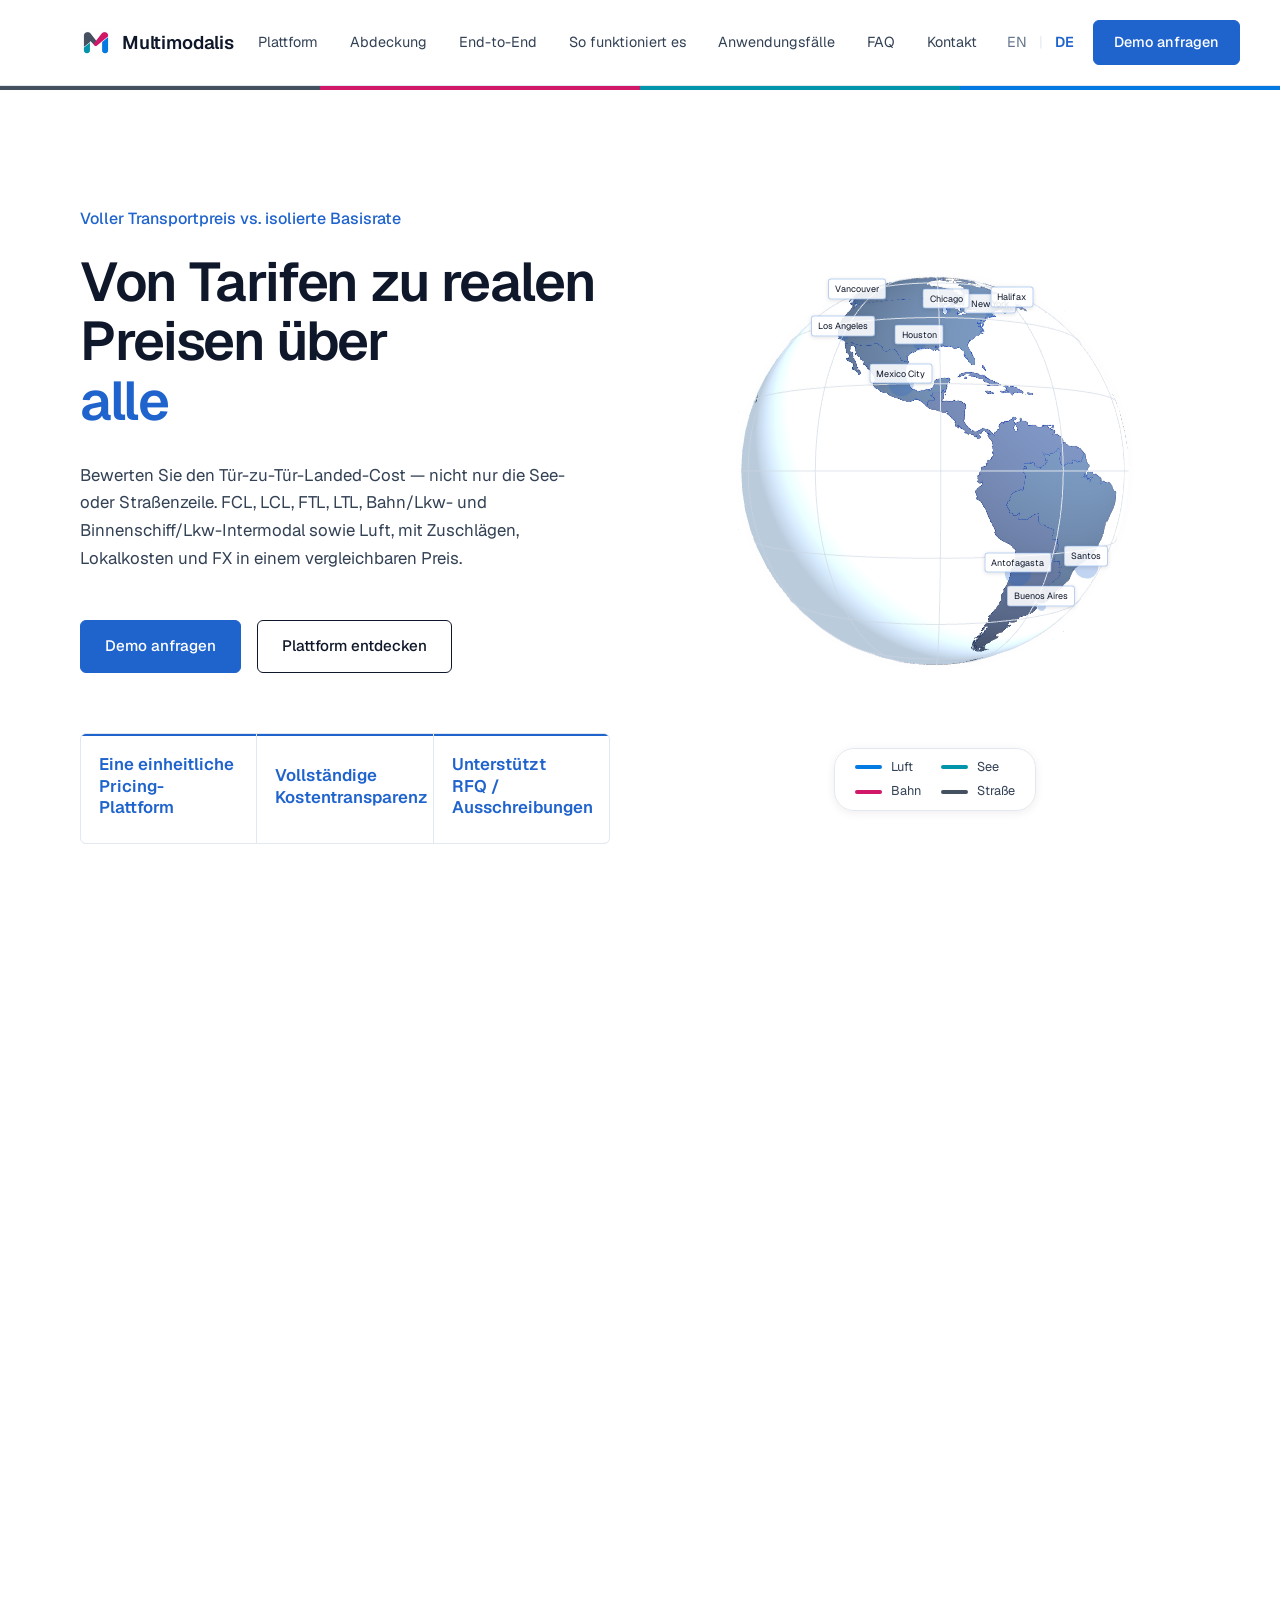
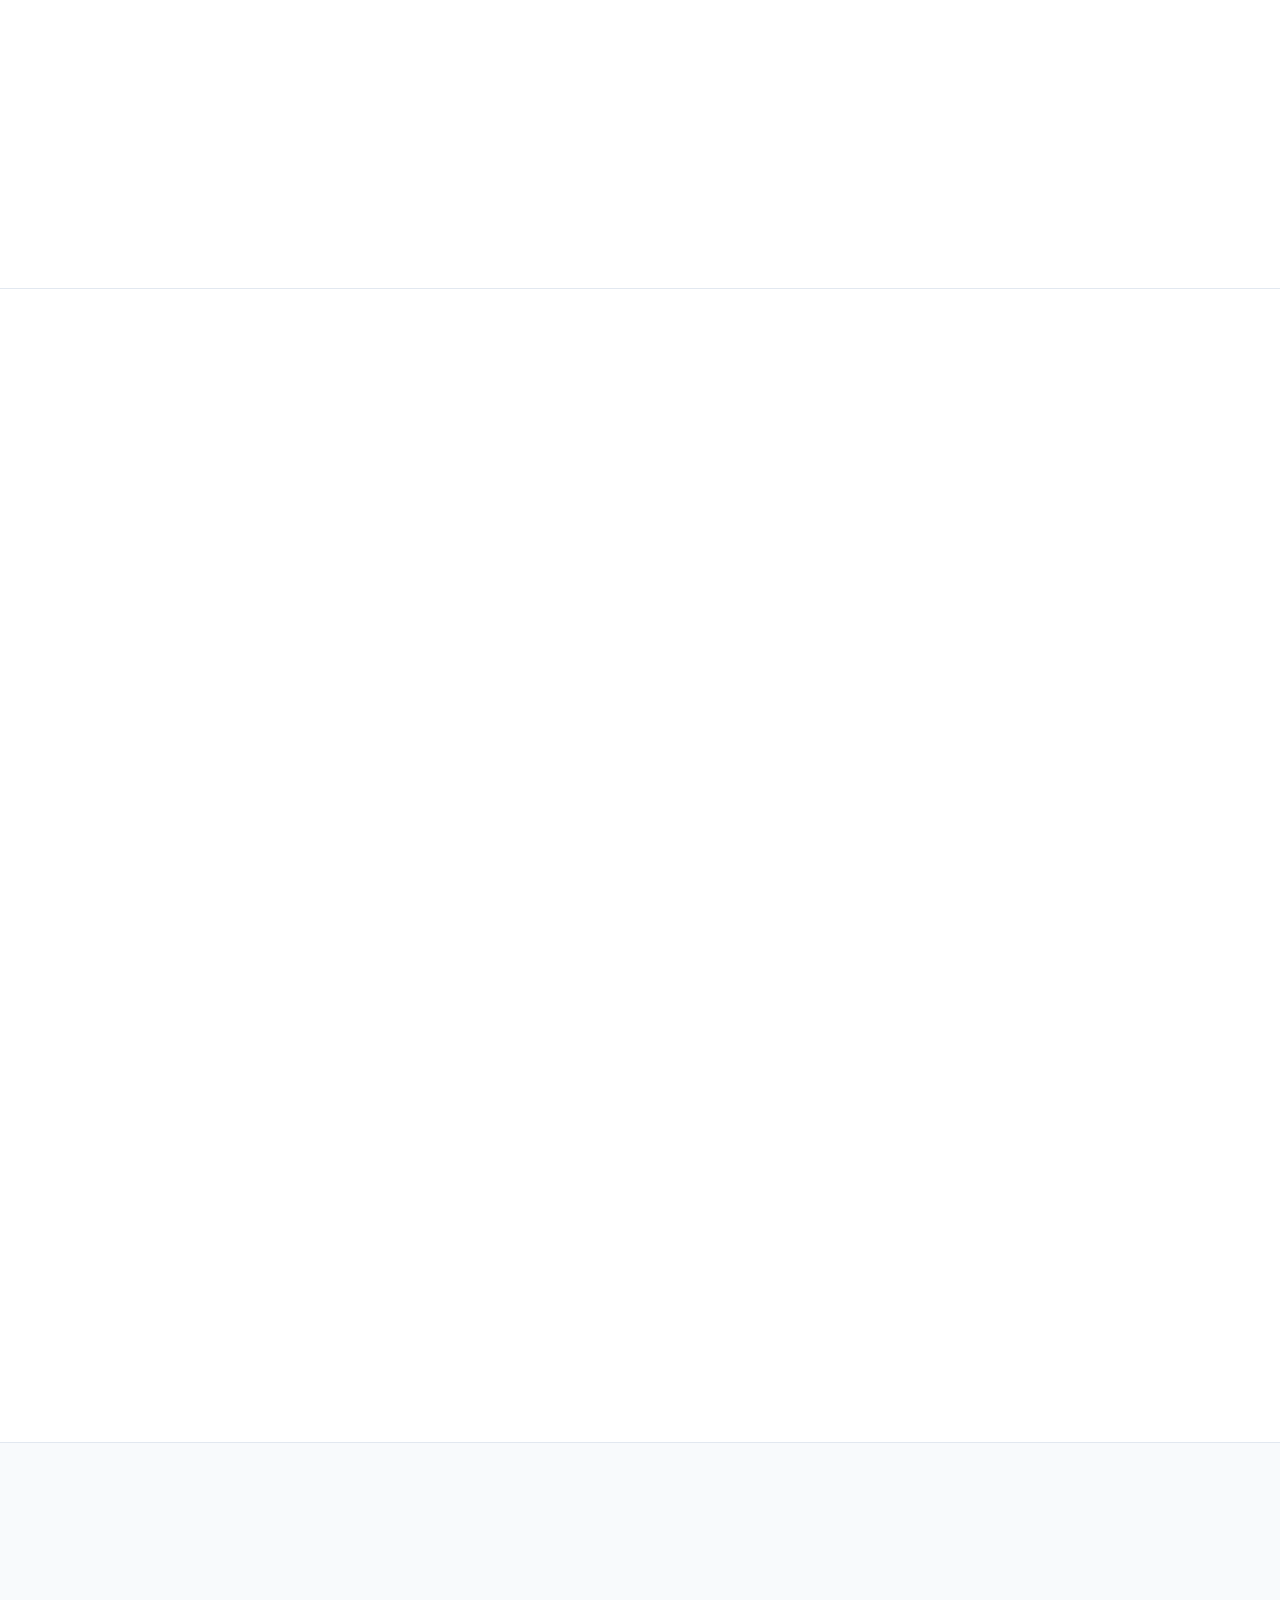
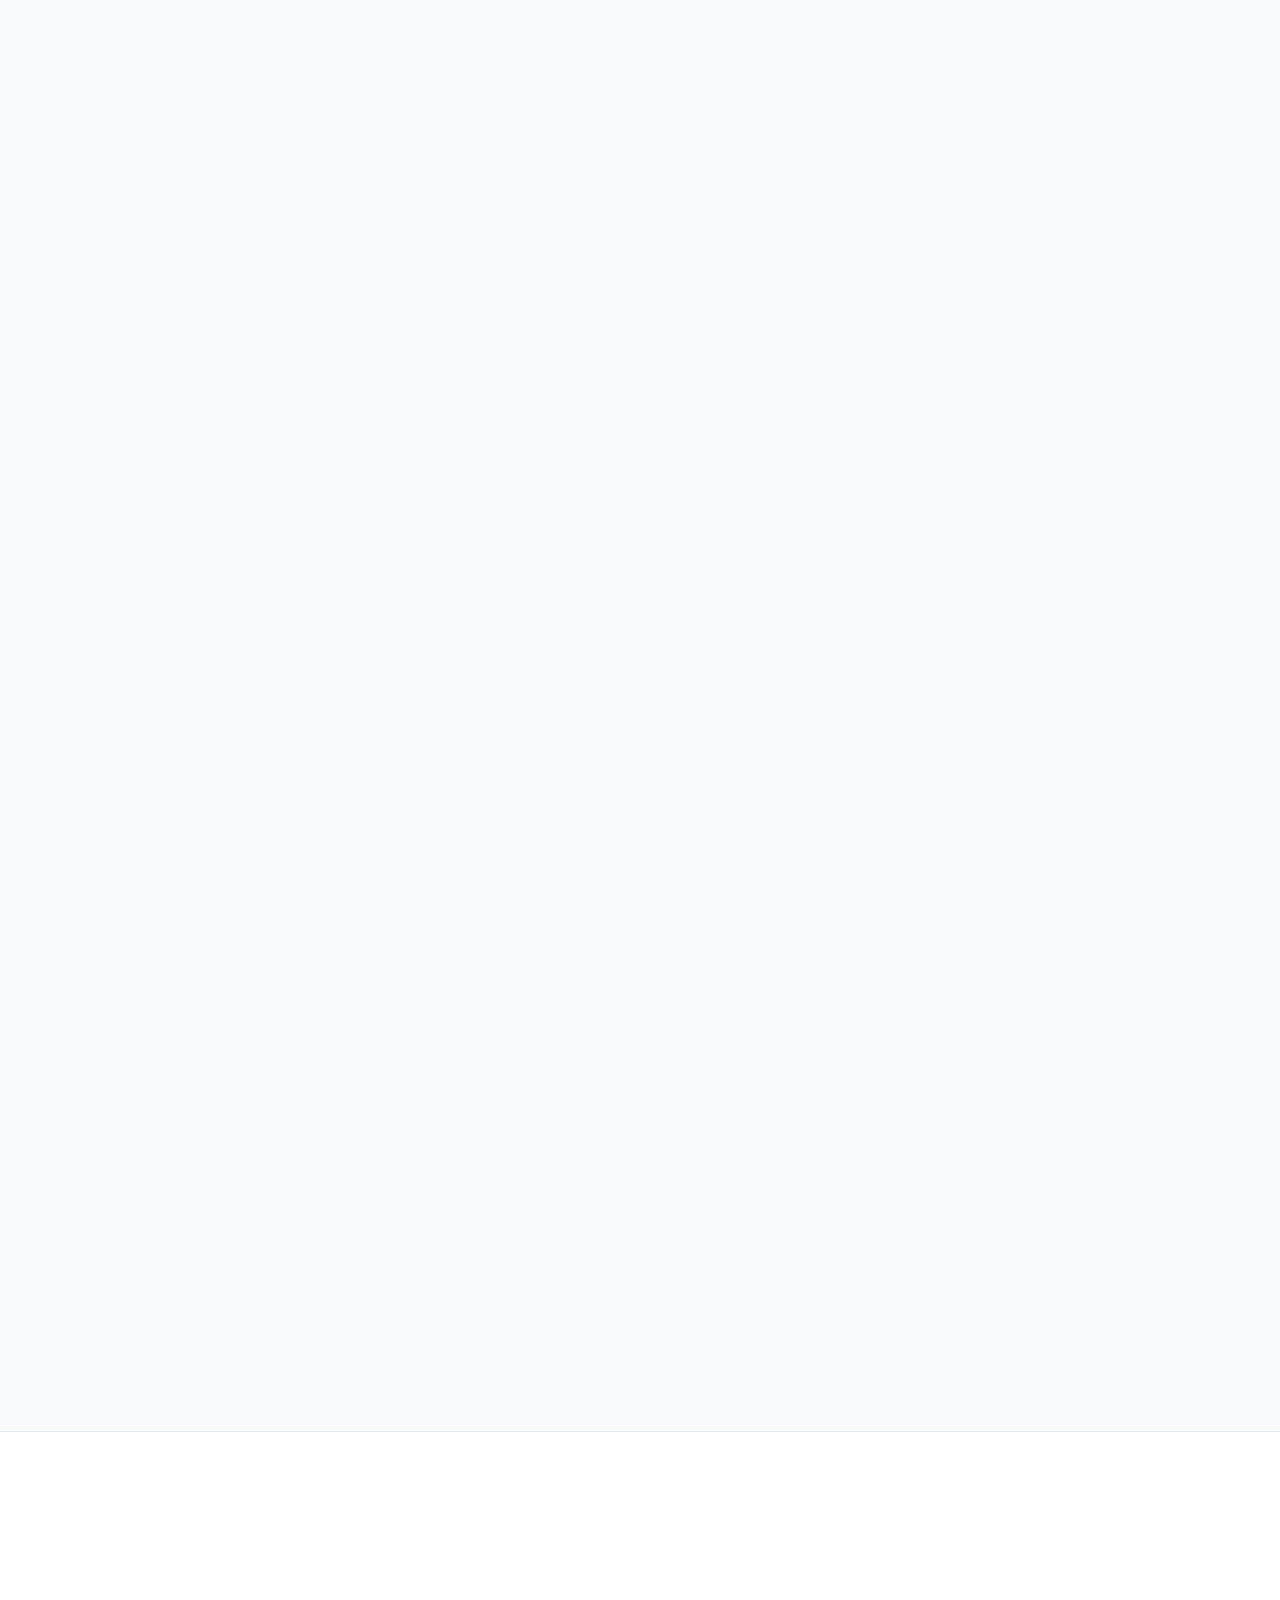
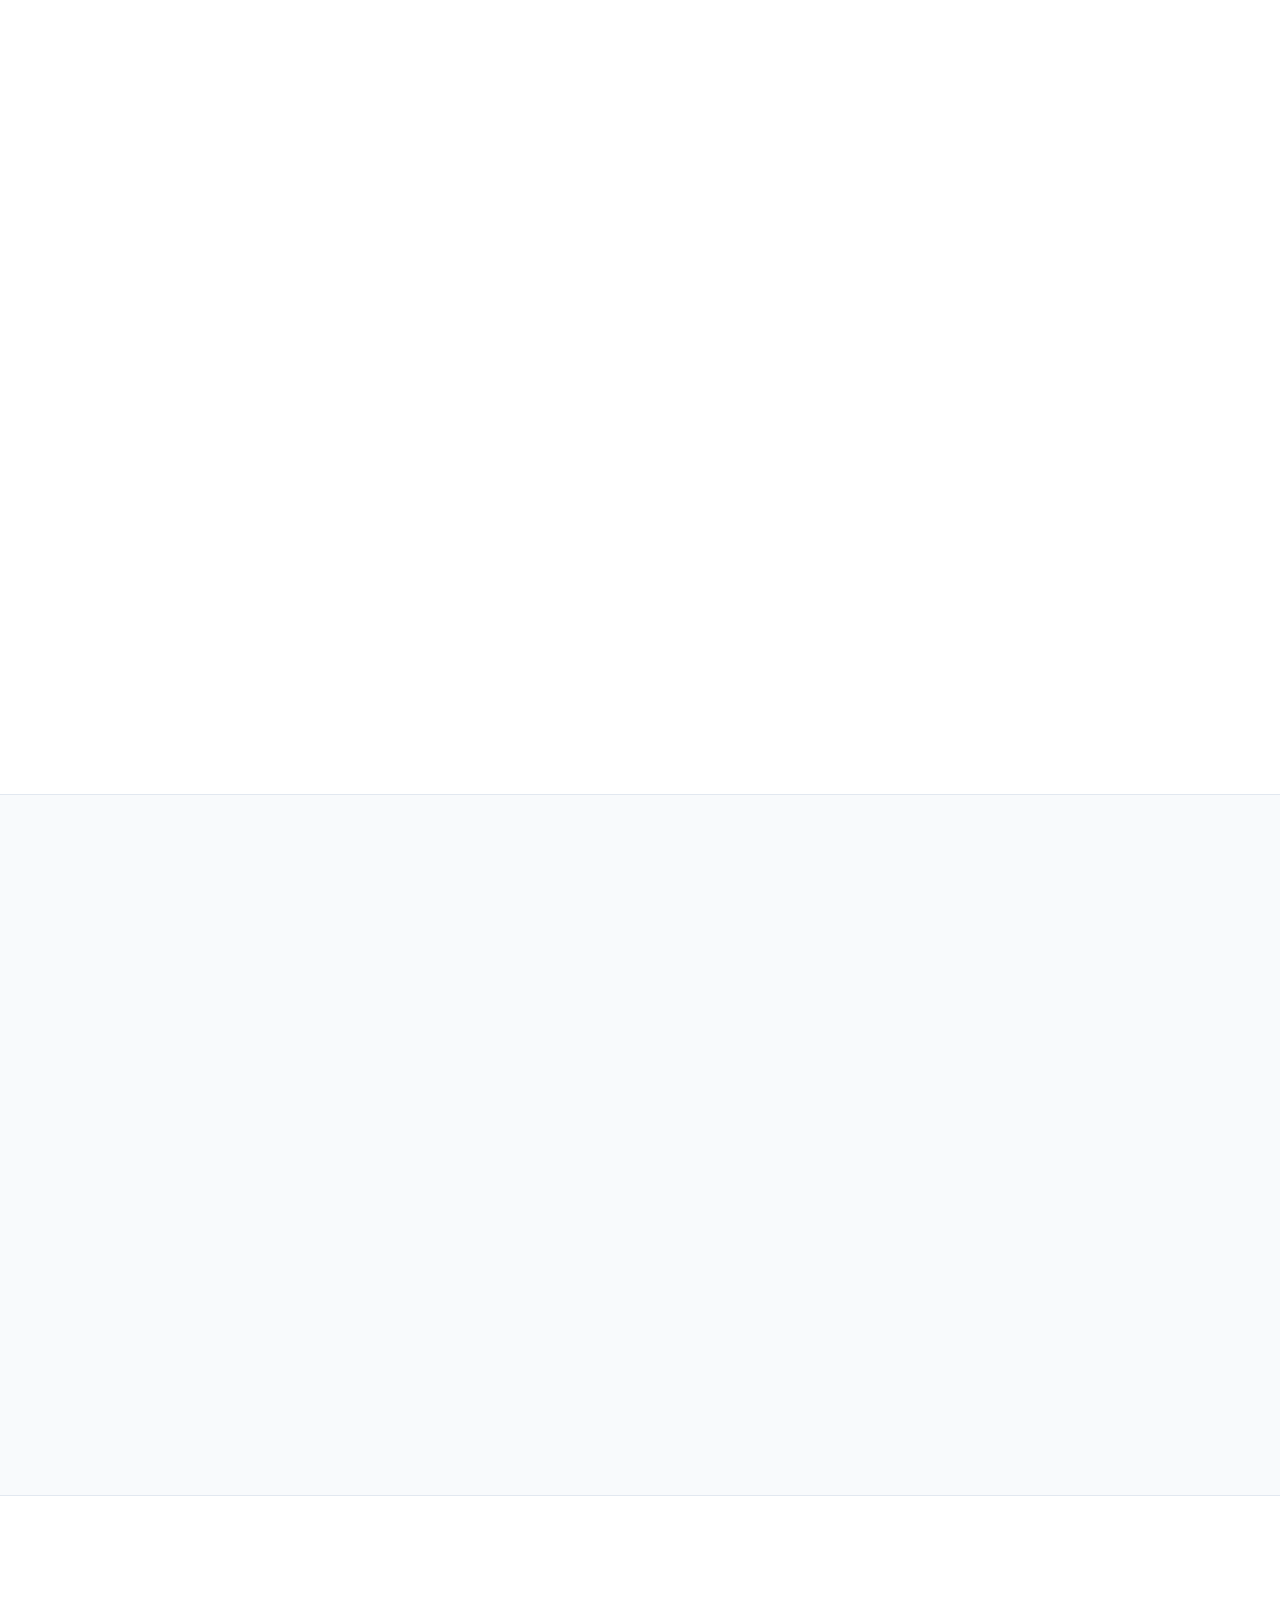
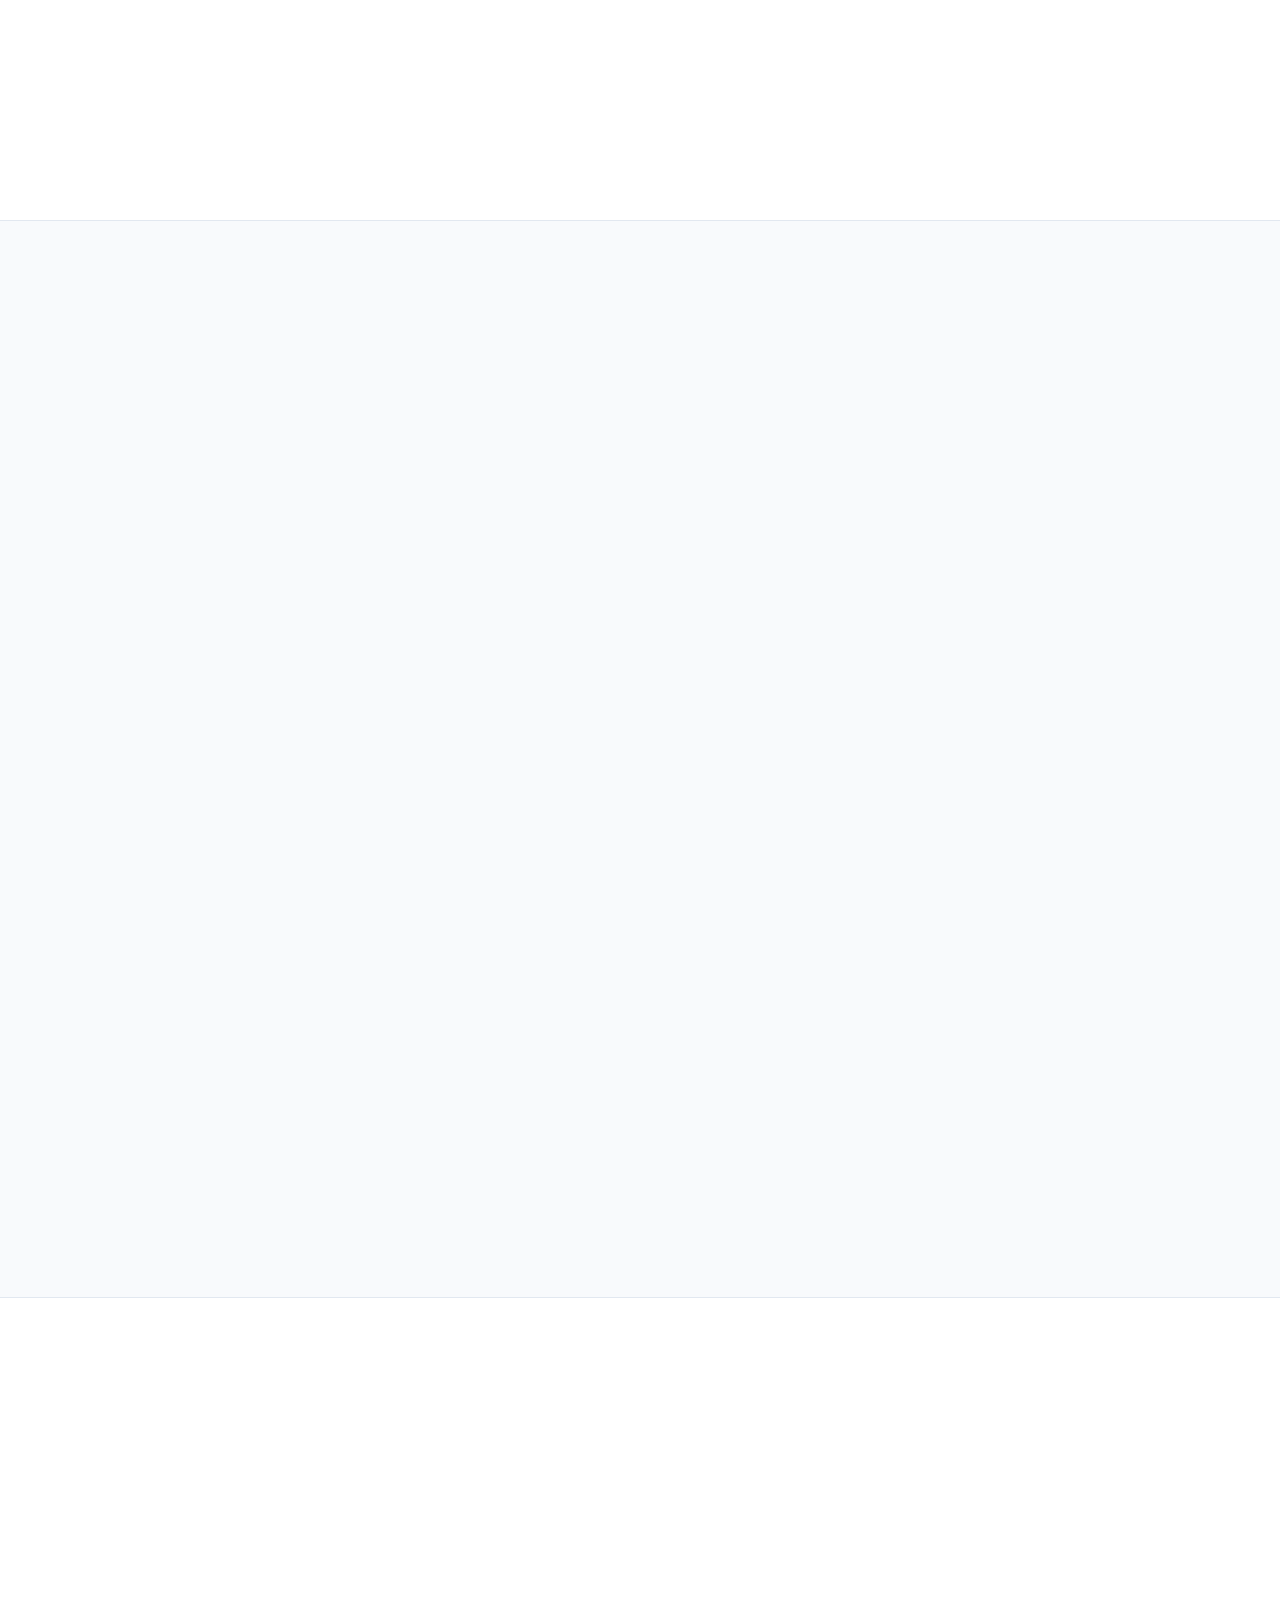
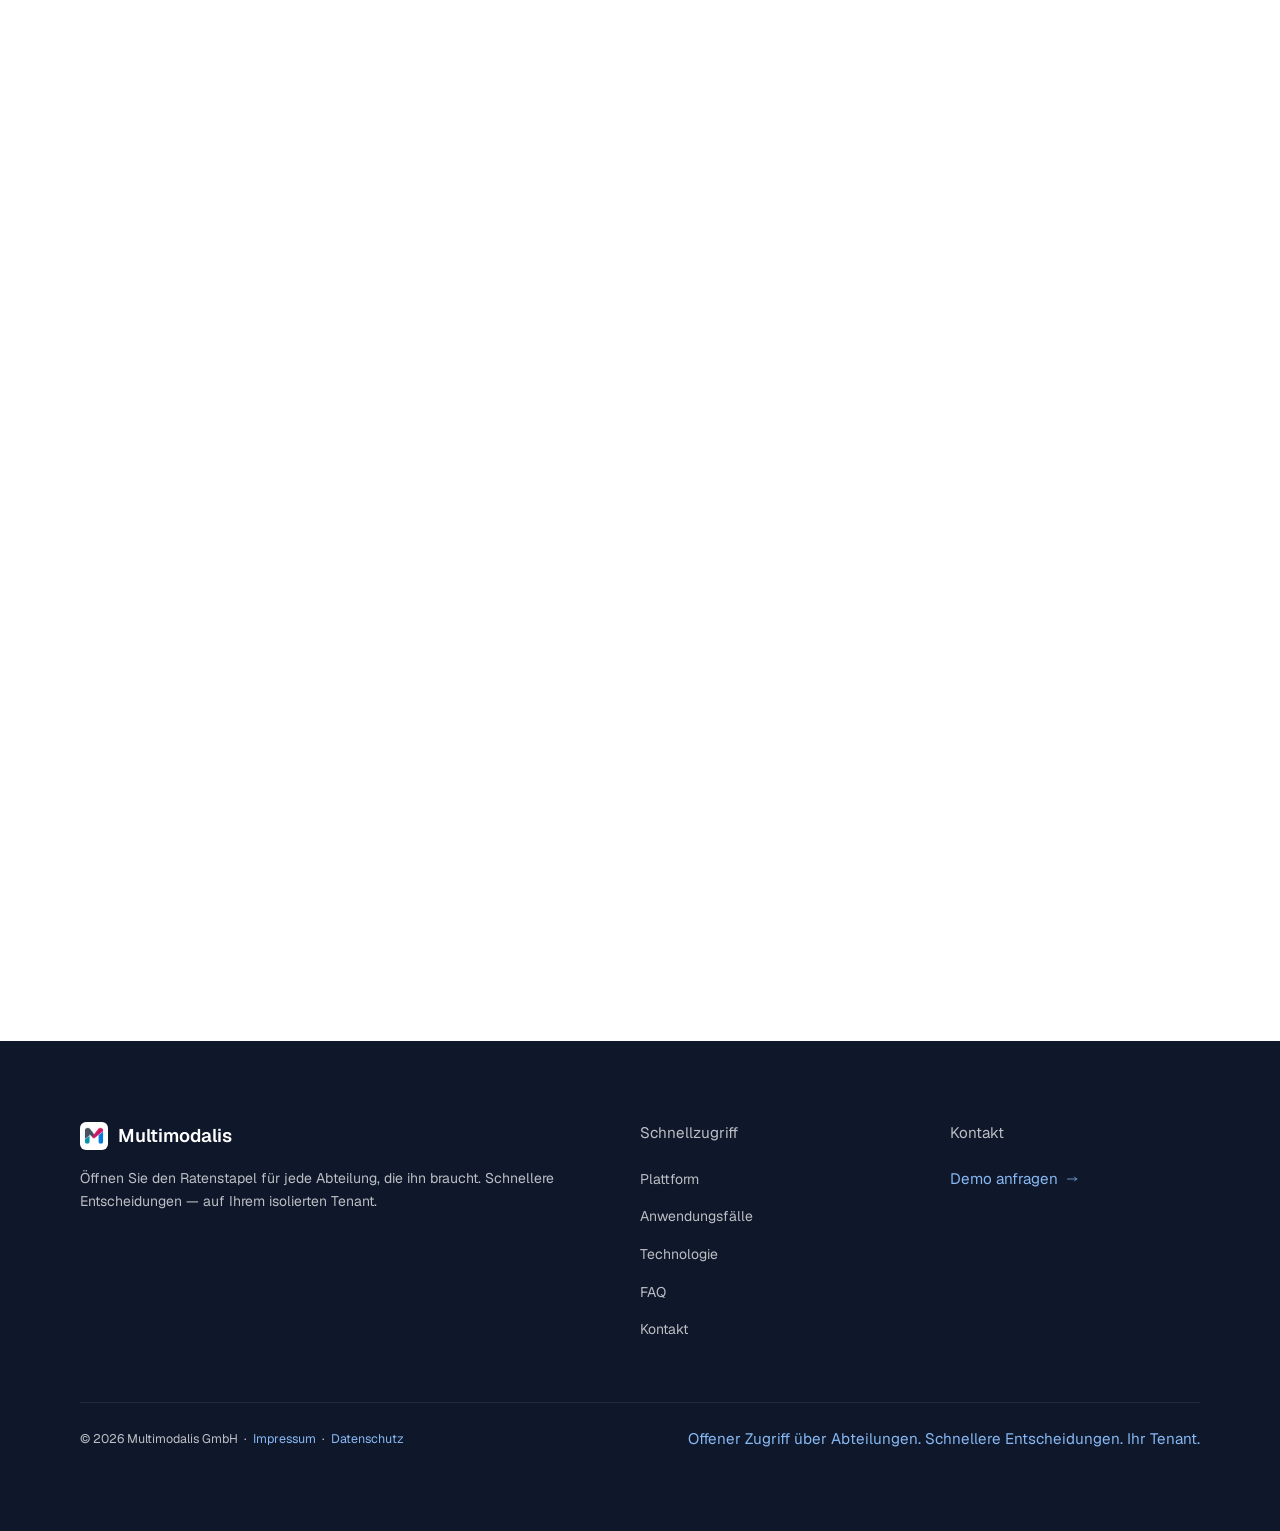
<file: site/de/index.html>
<!DOCTYPE html>
<html lang="de">
<head>
<meta charset="utf-8">
<meta name="viewport" content="width=device-width, initial-scale=1">
<meta http-equiv="Content-Security-Policy" content="default-src 'self'; img-src 'self' data: blob:; style-src 'self'; script-src 'self'; font-src 'self'; connect-src 'self' https://bestmodal.de; object-src 'none'; base-uri 'self'; form-action 'none'">
<meta name="referrer" content="strict-origin-when-cross-origin">
<title>Multimodalis – Pricing Engine für Transportlogistik</title>
<meta name="description" content="Bewerten Sie den Tür-zu-Tür-Landed-Cost — nicht nur die See- oder Straßenzeile. FCL, LCL, FTL, LTL, Bahn/Lkw- und Binnenschiff/Lkw-Intermodal sowie Luft, mit Zuschlägen, Lokalkosten und FX in einem vergleichbaren Preis.">

<link rel="canonical" href="https://multimodalis.com/de/">
<link rel="alternate" hreflang="en" href="https://multimodalis.com/en/"><link rel="alternate" hreflang="de" href="https://multimodalis.com/de/"><link rel="alternate" hreflang="x-default" href="https://multimodalis.com/en/">
<meta property="og:type" content="website"><meta property="og:site_name" content="Multimodalis"><meta property="og:title" content="Multimodalis – Pricing Engine für Transportlogistik"><meta property="og:description" content="Bewerten Sie den Tür-zu-Tür-Landed-Cost — nicht nur die See- oder Straßenzeile. FCL, LCL, FTL, LTL, Bahn/Lkw- und Binnenschiff/Lkw-Intermodal sowie Luft, mit Zuschlägen, Lokalkosten und FX in einem vergleichbaren Preis."><meta property="og:url" content="https://multimodalis.com/de/"><meta property="og:image" content="https://multimodalis.com/assets/img/multimodalis-og.png"><meta property="og:locale" content="de_DE">
<meta name="theme-color" content="#FFFFFF">
<link rel="icon" href="../favicon.ico" sizes="any">
<link rel="icon" type="image/png" sizes="32x32" href="../assets/favicon/multimodalis-favicon-32.png">
<link rel="apple-touch-icon" href="../assets/favicon/apple-touch-icon.png">
<link rel="manifest" href="../site.webmanifest">
<link rel="preload" href="../assets/fonts/multimodalis-Geist-Variable.woff2" as="font" type="font/woff2" crossorigin>
<link rel="stylesheet" href="../assets/css/site.css">
<script src="../assets/js/main.js" defer></script>
<script src="../assets/js/form.js" defer></script>
</head>
<body>
<a class="skip-link" href="#main">Zum Inhalt springen</a>

<nav aria-label="Hauptnavigation" class="site-nav">
<div class="nav-inner">
<a class="nav-logo" href="./"><img alt="" height="32" src="../assets/logo/multimodalis-logo-64.png" width="32"/>Multimodalis</a>
<div class="nav-links">
<a href="#platform">Plattform</a>
<a href="#coverage">Abdeckung</a>
<a href="#end-to-end">End-to-End</a>
<a href="#how-it-works">So funktioniert es</a>
<a href="#use-cases">Anwendungsfälle</a>
<a href="#faq">FAQ</a>
<a href="#contact">Kontakt</a>
</div>
<div class="nav-cta"><div aria-label="Language / Sprache" class="lang-toggle" role="group"><a class="lang-btn" href="../en/" hreflang="en" lang="en">EN</a><span aria-hidden="true" class="lang-sep">|</span><a aria-current="true" class="lang-btn" href="../de/" hreflang="de" lang="de">DE</a></div>
<a class="btn btn-primary nav-btn" href="#contact">Demo anfragen</a>
</div>
<button aria-controls="mobile-menu" aria-expanded="false" aria-label="Menü öffnen" class="mobile-toggle" type="button"><svg aria-hidden="true" fill="none" height="22" stroke="currentColor" stroke-width="1.5" viewbox="0 0 24 24" width="22"><path d="M4 6h16M4 12h16M4 18h16" stroke-linecap="round" stroke-linejoin="round"></path></svg></button></div>
<div id="mobile-menu">
<a href="#platform">Plattform</a>
<a href="#coverage">Abdeckung</a>
<a href="#end-to-end">End-to-End</a>
<a href="#how-it-works">So funktioniert es</a>
<a href="#use-cases">Anwendungsfälle</a>
<a href="#technology">Technologie</a>
<a href="#faq">FAQ</a>
<a href="#contact">Kontakt</a>
<div aria-label="Language / Sprache" class="lang-toggle mobile-lang" role="group"><a class="lang-btn" href="../en/" hreflang="en" lang="en">EN</a><span aria-hidden="true" class="lang-sep">|</span><a aria-current="true" class="lang-btn" href="../de/" hreflang="de" lang="de">DE</a></div><a class="btn btn-primary mobile-cta" href="#contact">Demo anfragen</a>
</div>
</nav>
<main id="main">
<section class="hero">
<div class="container">
<div class="grid-2">
<div class="fade-up visible">
<div class="hero-tagline">Voller Transportpreis vs. isolierte Basisrate</div>
<h1>
<span>Von Tarifen zu realen Preisen über</span><br/>
<span id="rotating-term">alle Verkehrsträger</span>
</h1>
<p class="hero-sub">Bewerten Sie den Tür-zu-Tür-Landed-Cost — nicht nur die See- oder Straßenzeile. FCL, LCL, FTL, LTL, Bahn/Lkw- und Binnenschiff/Lkw-Intermodal sowie Luft, mit Zuschlägen, Lokalkosten und FX in einem vergleichbaren Preis.</p>
<div class="hero-cta">
<a class="btn btn-primary" href="#contact">Demo anfragen</a>
<a class="btn btn-outline" href="#platform">Plattform entdecken</a>
</div>
<div class="hero-stats claims">
<div class="hero-stat"><div class="stat-num">Eine einheitliche Pricing-Plattform</div></div>
<div class="hero-stat"><div class="stat-num">Vollständige Kostentransparenz</div></div>
<div class="hero-stat"><div class="stat-num">Unterstützt RFQ&nbsp;/ Ausschreibungen</div></div>
</div>
</div>
<div class="fade-up visible hero-globe">
<div class="globe-wrapper">
<canvas aria-hidden="true" data-map="../assets/img/multimodalis-globe-world-fill.png" id="globe-canvas"></canvas>
<div class="globe-labels" id="globe-labels"></div>
<div aria-hidden="true" class="globe-legend">
<div class="globe-legend-item"><div class="globe-legend-line legend-air"></div>Luft</div>
<div class="globe-legend-item"><div class="globe-legend-line legend-ocean"></div>See</div>
<div class="globe-legend-item"><div class="globe-legend-line legend-rail"></div>Bahn</div>
<div class="globe-legend-item"><div class="globe-legend-line legend-road"></div>Straße</div>
</div>
</div>
</div>
</div>
</div>
</section>
<section class="section" id="intro">
<div class="container">
<div class="intro-header fade-up">
<div>
<p class="intro-tagline">
Was Multimodalis leistet
</p>
<h2>Eine Plattform für die gesamte Pricing-Komplexität</h2>
</div>
<p class="intro-lead">Multimodalis vereint fragmentierte Tariflandschaften in einer strukturierten Pricing Engine — über alle Verkehrsträger, alle Zuschläge und alle Kostenkombinationen hinweg.</p>
</div>
<div class="grid-4 fade-up">
<div class="platform-card">
<div class="platform-icon">
<svg aria-hidden="true" fill="none" stroke="currentColor" stroke-width="1.8" viewbox="0 0 24 24"><rect height="14" rx="2" width="20" x="2" y="3"></rect><path d="M8 21h8M12 17v4" stroke-linecap="round" stroke-linejoin="round"></path></svg>
</div>
<h4>Tarife vereinen</h4>
<p>Führen Sie See-, Straßen-, Intermodal- (Bahn/Lkw, Binnenschiff/Lkw) und Luftfrachtraten in einer Struktur und einem System zusammen.</p>
</div>
<div class="platform-card">
<div class="platform-icon">
<svg aria-hidden="true" fill="none" stroke="currentColor" stroke-width="1.8" viewbox="0 0 24 24"><path d="M12 2L2 7l10 5 10-5-10-5z" stroke-linecap="round" stroke-linejoin="round"></path><path d="M2 17l10 5 10-5M2 12l10 5 10-5" stroke-linecap="round" stroke-linejoin="round"></path></svg>
</div>
<h4>Vollständige Kostenlogik anwenden</h4>
<p>Berücksichtigen Sie automatisch Fuel, BAF, THC, Maut, Handling, Pickup, Drop-off, KWZ und alle Zuschläge.</p>
</div>
<div class="platform-card">
<div class="platform-icon">
<svg aria-hidden="true" fill="none" stroke="currentColor" stroke-width="1.8" viewbox="0 0 24 24"><path d="M18 20V10M12 20V4M6 20v-6" stroke-linecap="round" stroke-linejoin="round"></path></svg>
</div>
<h4>Echte Preise vergleichen</h4>
<p>Vergleichen Sie vollständige Transportoptionen nebeneinander — nicht isolierte Ratentabellen aus getrennten Systemen.</p>
</div>
<div class="platform-card">
<div class="platform-icon">
<svg aria-hidden="true" fill="none" stroke="currentColor" stroke-width="1.8" viewbox="0 0 24 24"><path d="M9 11l3 3L22 4" stroke-linecap="round" stroke-linejoin="round"></path><path d="M21 12v7a2 2 0 0 1-2 2H5a2 2 0 0 1-2-2V5a2 2 0 0 1 2-2h11" stroke-linecap="round" stroke-linejoin="round"></path></svg>
</div>
<h4>Kundenangebote, Ausschreibungen und RFQ</h4>
<p>Erstellen Sie versionierte Kundenangebote aus FCL-, LTL-, Luft- und LCL-Raten. Führen Sie Ausschreibungen, erfassen Sie Lieferantenantworten und tracken Sie Kapazitäten — kein generischer Slogan.</p>
</div>
</div>
</div>
</section>
<div class="divider"></div>
<section class="section" id="platform">
<div class="container">
<div class="section-header centered fade-up">
<h2>Eine einheitliche Pricing Engine für Transportlogistik</h2>
<p>Multimodalis zeigt nicht nur Tarife. Die Plattform berechnet echte Transportpreise – über alle Verkehrsträger, alle Kostenelemente und alle relevanten Preislogiken hinweg.</p>
</div>
<div class="platform-grid fade-up">
<div class="platform-card">
<div class="platform-icon">
<svg aria-hidden="true" viewbox="0 0 24 24"><path d="M9 17v-6h13M9 17l-4-4m4 4l-4 4M15 7V5a2 2 0 00-2-2H5a2 2 0 00-2 2v14a2 2 0 002 2h8a2 2 0 002-2v-2" stroke-linecap="round" stroke-linejoin="round"></path></svg>
</div>
<h4>Einheitliche Pricing Engine</h4>
<p>Eine Pricing-Logik für FCL, LCL, FTL, LTL, Bahn/Lkw- und Binnenschiff/Lkw-Intermodal sowie Luftfracht – alles in einem System berechnet.</p>
</div>
<div class="platform-card">
<div class="platform-icon">
<svg aria-hidden="true" viewbox="0 0 24 24"><path d="M12 8c-1.657 0-3 .895-3 2s1.343 2 3 2 3 .895 3 2-1.343 2-3 2m0-10V4m0 14v2M5 12a7 7 0 1014 0A7 7 0 005 12z" stroke-linecap="round" stroke-linejoin="round"></path></svg>
</div>
<h4>Vollständige Kostenaufschlüsselung</h4>
<p>Berücksichtigen Sie Basisraten, Zuschläge, lokale Kosten, Handling, Fuel, BAF, Maut, KWZ, Terminalkosten und Währungsumrechnung.</p>
</div>
<div class="platform-card">
<div class="platform-icon">
<svg aria-hidden="true" viewbox="0 0 24 24"><path d="M3 10h11M9 21V3m12 7h-5m0 0V5m0 5v5" stroke-linecap="round" stroke-linejoin="round"></path></svg>
</div>
<h4>Kombinationslogik</h4>
<p>Kombinieren Sie verschiedene Tarife und Transportabschnitte zu einer gültigen, optimierten Transportoption mit einem Gesamtpreis.</p>
</div>
<div class="platform-card">
<div class="platform-icon">
<svg aria-hidden="true" viewbox="0 0 24 24"><path d="M8 9l3 3-3 3m5 0h3M5 20h14a2 2 0 002-2V6a2 2 0 00-2-2H5a2 2 0 00-2 2v12a2 2 0 002 2z" stroke-linecap="round" stroke-linejoin="round"></path></svg>
</div>
<h4>NAC, Ausschreibungen, Kapazität und Spot</h4>
<p>Führen Sie Ausschreibungen, sammeln Sie Lieferantenantworten, tracken Sie Kapazität und senden Sie Spot-Anfragen. NAC ist ein Workflow — nicht nur ein weiterer Ratentyp — und Ergebnisse stehen neben Ihren Kontrakttarifen.</p>
</div>
<div class="platform-card">
<div class="platform-icon">
<svg aria-hidden="true" viewbox="0 0 24 24"><path d="M7 3h8l5 5v13a2 2 0 01-2 2H7a2 2 0 01-2-2V5a2 2 0 012-2z" stroke-linecap="round" stroke-linejoin="round"></path><path d="M14 3v6h6M8 13h8M8 17h5" stroke-linecap="round" stroke-linejoin="round"></path></svg>
</div>
<h4>Angebotserstellung im Vertrieb</h4>
<p>Erstellen Sie versionierte Kundenangebote aus Gruppentemplates, exportieren Sie PDF und ziehen Sie Raten aus FCL, LTL, Luft und LCL in ein kommerzielles Dokument.</p>
</div>
<div class="platform-card">
<div class="platform-icon">
<svg aria-hidden="true" viewbox="0 0 24 24"><path d="M13 10V3L4 14h7v7l9-11h-7z" stroke-linecap="round" stroke-linejoin="round"></path></svg>
</div>
<h4>Hoher Automatisierungsgrad</h4>
<p>Automatisieren Sie wiederkehrende Preislogik, Tarifimporte, eingehende RFQs und Kostenupdates, um manuellen Aufwand zu senken.</p>
</div>
</div>
</div>
</section>
<div class="divider"></div>
<section class="section section-alt" id="coverage">
<div class="container">
<div class="coverage-header fade-up">
<h2>Alle Verkehrsträger. Eine Pricing-Logik.</h2>
<p>Multimodalis verbindet Preisstrukturen, die normalerweise in separaten Excel-Dateien, Teams und Systemen liegen.</p>
</div>
<div class="modes-grid fade-up">
<div class="mode-card">
<img alt="Containerschiff auf See" decoding="async" height="600" src="../assets/img/multimodalis-ocean.webp" width="800"/>
<div class="mode-body">
<h3>Seefracht</h3>
<p>FCL und LCL mit Hafenlokals — Kontrakt-P2P plus live Carrier-Online-Raten auf denselben Relationen. FAK-, Named-Account-, Basket-, Gefahrgut- und Spezialequipment-Kontrakte; FCL-Uploads zellgenau geprüft; Tür-zu-Tür aus echten Vor- und Nachlauftarifen statt geschätzter Aufschläge.</p>
</div>
</div>
<div class="mode-card">
<img alt="Lkw auf der Autobahn" decoding="async" height="600" src="../assets/img/multimodalis-road.webp" width="800"/>
<div class="mode-body">
<h3>Straße</h3>
<p>FTL und LTL inklusive Maut, Fuel, Pickup und Drop-off. Die eigenen Frachtgewichtsregeln jedes Carriers (Volumen, Lademeter, Palette) über alle Regeltypen und alle Zuschlagsarten; Sendungen außerhalb der Limits zeigen „auf Anfrage“ statt eines irreführenden Preises.</p>
</div>
</div>
<div class="mode-card">
<img alt="Güterzug" decoding="async" height="600" src="../assets/img/multimodalis-rail-barge.webp" width="800"/>
<div class="mode-body">
<h3>Intermodal</h3>
<p>Lkw-, Bahn/Lkw- und Binnenschiff/Lkw-Optionen für einen Container auf einem Bildschirm, einfach und Rundlauf. Mautbewusste Distanzpreise, neu berechnet ab Gültigkeit einer Mautänderung; Terminalkosten, KV- / All-in-Zonenzuschläge mit Periodensteuerung; Rheinpegel überwacht gegen das Niedrigwasserband jedes Anbieters.</p>
</div>
</div>
<div class="mode-card">
<img alt="Frachtflugzeug" decoding="async" height="600" src="../assets/img/multimodalis-air.webp" width="800"/>
<div class="mode-body">
<h3>Luftfracht</h3>
<p>Chargeable Weight je Airline-Divisor und Rundung, FSC und SSC, Sicherheitsgebühren und Zuschläge im Landed Price. Jeder höhere Gewichtssprung wird automatisch geprüft und die Ersparnis angezeigt; eine Piece-Restriction-Engine prüft jedes Packstück.</p>
</div>
</div>
</div>
<div class="coverage-strip fade-up">
<div class="cstrip-left">
<h3>Enthaltene Preiskomponenten</h3>
<div class="comp-list">
<div class="comp-item"><span class="comp-check"><svg aria-hidden="true" fill="none" viewbox="0 0 12 12"><path d="M2 6l3 3 5-5" stroke="currentColor"></path></svg></span><span>Basisraten</span></div>
<div class="comp-item"><span class="comp-check"><svg aria-hidden="true" fill="none" viewbox="0 0 12 12"><path d="M2 6l3 3 5-5" stroke="currentColor"></path></svg></span><span>Fuel &amp; Diesel</span></div>
<div class="comp-item"><span class="comp-check"><svg aria-hidden="true" fill="none" viewbox="0 0 12 12"><path d="M2 6l3 3 5-5" stroke="currentColor"></path></svg></span>BAF / CAF / PSS</div>
<div class="comp-item"><span class="comp-check"><svg aria-hidden="true" fill="none" viewbox="0 0 12 12"><path d="M2 6l3 3 5-5" stroke="currentColor"></path></svg></span>THC / local charges</div>
<div class="comp-item"><span class="comp-check"><svg aria-hidden="true" fill="none" viewbox="0 0 12 12"><path d="M2 6l3 3 5-5" stroke="currentColor"></path></svg></span><span>Maut &amp; Distanzlogik</span></div>
<div class="comp-item"><span class="comp-check"><svg aria-hidden="true" fill="none" viewbox="0 0 12 12"><path d="M2 6l3 3 5-5" stroke="currentColor"></path></svg></span><span>Pickup / Drop-off</span></div>
<div class="comp-item"><span class="comp-check"><svg aria-hidden="true" fill="none" viewbox="0 0 12 12"><path d="M2 6l3 3 5-5" stroke="currentColor"></path></svg></span><span>Terminal &amp; Handling</span></div>
<div class="comp-item"><span class="comp-check"><svg aria-hidden="true" fill="none" viewbox="0 0 12 12"><path d="M2 6l3 3 5-5" stroke="currentColor"></path></svg></span><span>Niedrigwasserzuschlag</span></div>
<div class="comp-item"><span class="comp-check"><svg aria-hidden="true" fill="none" viewbox="0 0 12 12"><path d="M2 6l3 3 5-5" stroke="currentColor"></path></svg></span><span>Mindestpreise</span></div>
<div class="comp-item"><span class="comp-check"><svg aria-hidden="true" fill="none" viewbox="0 0 12 12"><path d="M2 6l3 3 5-5" stroke="currentColor"></path></svg></span>NAC / FAK / special rates</div>
<div class="comp-item"><span class="comp-check"><svg aria-hidden="true" fill="none" viewbox="0 0 12 12"><path d="M2 6l3 3 5-5" stroke="currentColor"></path></svg></span><span>P2P + Carrier-Online-Raten</span></div>
<div class="comp-item"><span class="comp-check"><svg aria-hidden="true" fill="none" viewbox="0 0 12 12"><path d="M2 6l3 3 5-5" stroke="currentColor"></path></svg></span><span>KV / All-in-Zonenzuschläge</span></div>
<div class="comp-item"><span class="comp-check"><svg aria-hidden="true" fill="none" viewbox="0 0 12 12"><path d="M2 6l3 3 5-5" stroke="currentColor"></path></svg></span><span>Chargeable Weight / FSC-SSC</span></div>
<div class="comp-item"><span class="comp-check"><svg aria-hidden="true" fill="none" viewbox="0 0 12 12"><path d="M2 6l3 3 5-5" stroke="currentColor"></path></svg></span><span>Stück–LDM / LTL-Regeln</span></div>
<div class="comp-item"><span class="comp-check"><svg aria-hidden="true" fill="none" viewbox="0 0 12 12"><path d="M2 6l3 3 5-5" stroke="currentColor"></path></svg></span><span>Währungsumrechnung</span></div>
<div class="comp-item"><span class="comp-check"><svg aria-hidden="true" fill="none" viewbox="0 0 12 12"><path d="M2 6l3 3 5-5" stroke="currentColor"></path></svg></span><span>Kundenspezifische Logik</span></div>
</div>
</div>
<div class="cstrip-right">
<h3>Warum vollständige Preise wichtig sind</h3>
<p>Der Vergleich nur von Basisraten führt zu irreführenden Ergebnissen. Multimodalis berechnet die vollen Kosten jeder Transportoption — für präzise Vergleiche und belastbare Entscheidungen.</p>
<div>
<div class="cstat-row cstat-claim"><span class="cstat-check" aria-hidden="true"></span><span>Alle Verkehrsträger</span></div>
<div class="cstat-row cstat-claim"><span class="cstat-check" aria-hidden="true"></span><span>Alle Kostenelemente pro Route</span></div>
<div class="cstat-row cstat-claim"><span class="cstat-check" aria-hidden="true"></span><span>Tägliche Wechselkurse</span></div>
<div class="cstat-row cstat-claim"><span class="cstat-check" aria-hidden="true"></span><span>Einheitliche Preislogik aller Carrier</span></div>
</div>
</div>
</div>
</div>
</section>
<div class="divider"></div>
<section class="section" id="end-to-end">
<div class="container">
<div class="section-header centered fade-up">
<h2>Durchgängige end-to-end-Abdeckung</h2>
<p>Verbinden Sie Ursprung, Hauptlauf und Zielkosten in einer durchgängigen Transportlogik.</p>
</div>
<p class="key-message fade-up">Multimodalis berechnet keine isolierten Raten — es baut vollständige Transportketten.</p>
<div class="fade-up">
<div class="chain-grid">
<div class="chain-col">
<div class="chain-phase">
<div class="phase-badge">A</div>
<h3 class="phase-label">Vorlauf</h3>
</div>
<ul class="chain-list">
<li>Abholkosten</li>
<li>Vorlauf</li>
<li>Vorlaufzuschläge</li>
<li>Lokalkosten Ursprung</li>
</ul>
</div>
<div class="chain-col main">
<div class="chain-phase">
<div class="phase-badge">→</div>
<h3 class="phase-label">Hauptlauf</h3>
</div>
<ul class="chain-list">
<li>Hauptlauftransport</li>
<li>Seefracht / Bahn / Binnenschiff / Luftfracht</li>
<li>Fracht</li>
<li>Zuschläge</li>
</ul>
</div>
<div class="chain-col">
<div class="chain-phase">
<div class="phase-badge">B</div>
<h3 class="phase-label">Nachlauf</h3>
</div>
<ul class="chain-list">
<li>Lokalkosten Ziel</li>
<li>Nachlauf</li>
<li>Nachlaufzuschläge</li>
<li>Zustellkosten</li>
</ul>
</div>
</div>
<div class="chain-footer">
<p>Vorlauf, Hauptlauf und Nachlauf können nahtlos über Verkehrsträger und Kostenelemente hinweg verbunden werden.</p>
</div>
</div>
</div>
</section>
<div class="divider"></div>
<section class="section section-alt" id="how-it-works">
<div class="container">
<div class="section-header centered fade-up">
<h2>Von Tarifdaten zu besseren Entscheidungen</h2>
<p>Multimodalis strukturiert Pricing-Komplexität in einen klaren Workflow – damit Ihre Teams schneller berechnen, vergleichen und entscheiden können.</p>
</div>
<div class="grid-4 fade-up">
<div class="step-card">
<div class="step-num">01 —</div>
<div class="step-divider"></div>
<h4>Tarife importieren oder pflegen</h4>
<p>Laden Sie Rate Sheets hoch oder pflegen Sie Tarife direkt in der Plattform – nach Verkehrsträger, Anbieter, Region und Kundenlogik.</p>
</div>
<div class="step-card">
<div class="step-num">02 —</div>
<div class="step-divider"></div>
<h4>Preisregeln anwenden</h4>
<p>Hinterlegen Sie Zuschläge, lokale Kosten, Zugriffsregeln, Währungsumrechnung und alle relevanten Preisbedingungen.</p>
</div>
<div class="step-card">
<div class="step-num">03 —</div>
<div class="step-divider"></div>
<h4>Abfragen oder RFQs starten</h4>
<p>Suchen Sie Relationen, vergleichen Sie Optionen, kalkulieren Sie Angebote oder fragen Sie Lieferantenraten an. Speichern Sie gerankte Abfragen und nutzen Sie sie in Vertriebsangeboten und RFQs erneut.</p>
</div>
<div class="step-card">
<div class="step-num">04 —</div>
<div class="step-divider"></div>
<h4>Mit voller Transparenz entscheiden</h4>
<p>Erhalten Sie sofort die beste Option – mit vollständiger Kostenaufschlüsselung, gültigen Kombinationen und vergleichbaren Alternativen.</p>
</div>
</div>
</div>
</section>
<div class="divider"></div>
<section class="section" id="offers">
<div class="container">
<div class="section-header centered fade-up">
<h2>Vom Preis zu Angebot und Kapazität</h2>
<p>Angebote und Kapazitätsanfragen nutzen dieselben berechneten Preise wie jede Abfrage — Vertrieb, Einkauf und Pricing arbeiten mit einer Wahrheit.</p>
</div>
<div class="grid-2 fade-up">
<div class="platform-card feature-block">
<h3>Angebotsgenerator</h3>
<ul class="chain-list">
<li>Aufschlagsregeln je Kundengruppe und Kostenposition, automatisch angewendet</li>
<li>Freigabe-Workflow: Entwurf, Prüfung, Freigabe, versendet, archiviert</li>
<li>Versendete Versionen sind eingefroren, mit gespeichertem Einkaufspreisnachweis</li>
<li>Gebrandete PDFs mit Ihren Farben, Ihrem Logo und Ihren AGB</li>
<li>Preisanpassungs-Assistent versendet aktualisierte Angebote an alle betroffenen Kunden</li>
<li>KI-Anfrageanalyse macht aus einer Kunden-E-Mail eine strukturierte Anfrage mit Checkliste fehlender Angaben. Sie füllt das Angebot vor; Preise setzt sie nicht.</li>
</ul>
</div>
<div class="platform-card feature-block">
<h3>Kapazitätsanfragen</h3>
<ul class="chain-list">
<li>Kapazitätsanfragen direkt aus Abfrageergebnissen</li>
<li>Lieferanten antworten per Ja/Nein-Link in der E-Mail, ohne Login</li>
<li>Vergabe in Multimodalis: der Gewinner wird benachrichtigt, die anderen automatisch freigegeben</li>
<li>Neue Lieferanten einladen, ohne Preise offenzulegen</li>
<li>Kapazitäts-KPI-Ansicht mit Pipeline-Wert und Trends</li>
</ul>
</div>
</div>
</div>
</section>
<div class="divider"></div>
<section class="section" id="use-cases">
<div class="container">
<div class="section-header centered fade-up">
<h2>Entwickelt für Pricing-Teams in der Logistik</h2>
<p>Ob Sie Transporte einkaufen, verkaufen oder Kapazität betreiben – Multimodalis strukturiert Angebote, Ausschreibungen und Tarifantworten in einem Pricing-Prozess.</p>
</div>
<div class="grid-3 fade-up">
<div class="usecase-card">
<h3 class="usecase-title">Spediteure</h3>
<p>Machen Sie aus FCL-, LTL-, Luft- und LCL-Raten strukturierte Kundenangebote — versionierte Dokumente, Gruppentemplates und PDF, kein Tabellen-Dump.</p>
</div>
<div class="usecase-card">
<h3 class="usecase-title">Einkaufsteams</h3>
<p>Vergleichen Sie vollständige Tür-zu-Tür-Optionen mit Kontrakten und Ausschreibungsantworten — den echten Bestpreis, nicht die günstigste Basisrate.</p>
</div>
<div class="usecase-card">
<h3 class="usecase-title">Bahn-, Barge- &amp; Truck-Operator</h3>
<p>Pflegen Sie strukturierte Tarife und beantworten Sie Kapazitäts- und Ausschreibungsanfragen mit vergleichbaren Raten auf Ihrem Tenant.</p>
</div>
<div class="usecase-card">
<h3 class="usecase-title">Vertriebsteams</h3>
<p>Erstellen Sie versionierte Kundenangebote aus FCL-, LTL-, Luft- und LCL-Raten — Gruppentemplates, PDF-Export und gerankte Optionen zum Wiederverwenden.</p>
</div>
<div class="usecase-card">
<h3 class="usecase-title">Tender-Management</h3>
<p>Führen Sie Ausschreibungen und RFQs, sammeln Sie Lieferantenantworten, tracken Sie Kapazität und bearbeiten Sie Spot-Anfragen gegen Ihre bestehende Tariflandschaft.</p>
</div>
<div class="usecase-card">
<h3 class="usecase-title">Raten &amp; Zuschläge</h3>
<p>Ein Ort für Tarife, Zuschläge und Lokalkosten. Pricing, Vertrieb und Einkauf teilen denselben Stapel — und entscheiden schneller, auf Ihrem Tenant.</p>
</div>
</div>
</div>
</section>
<div class="divider"></div>
<section class="section section-alt" id="technology">
<div class="container">
<div class="section-header centered fade-up">
<h2>Enterprise-ready für operatives Pricing</h2>
<p>Enterprise-ready: Legal, Compliance und Sicherheit auf Ihrem isolierten Tenant — mit RBAC und OAuth / SAML / Enterprise-SSO, damit Abteilungen Raten teilen, ohne das ganze Unternehmen zu öffnen.</p>
</div>
<div class="fade-up">
<div class="tech-grid">
<div class="tech-card">
<h4>Webbasierte Anwendung</h4>
<p>Keine lokale Installation. Zugriff auf Pricing-Workflows sicher über den Browser.</p>
</div>
<div class="tech-card">
<h4>Quote-API, TMS/ERP &amp; Import</h4>
<p>Importieren Sie Tarifdaten im Maßstab und stellen Sie eine intermodale Quote-API bereit, damit TMS und ERP Landed Prices anfragen können — nicht nur Import.</p>
</div>
<div class="tech-card">
<h4>Rollenbasierte Zugriffssteuerung</h4>
<p>Enterprise-RBAC: definieren Sie, wer Raten und Zuschläge sehen, pflegen, freigeben oder anfragen darf — nach Team und Rolle.</p>
</div>
<div class="tech-card">
<h4>OAuth, SAML &amp; Enterprise-SSO</h4>
<p>Anmeldung über Ihren Identity Provider. Abteilungen erreichen denselben Tenant über OAuth, SAML oder Enterprise-SSO.</p>
</div>
<div class="tech-card">
<h4>Dedizierte Instanz &amp; 2FA</h4>
<p>Jeder Kunde betreibt eine eigene Instanz mit eigenen Datenbanken und Zugangsdaten. Pflicht-Zwei-Faktor-Login, Login-Sperre und Rechte pro Seite. Die Server stehen sicher in Deutschland.</p>
</div>
<div class="tech-card">
<h4>Integrationen</h4>
<p>Routing und Maut, Rheinpegel, Carrier-Fahrpläne und -Quotes, Flugpläne und KI-Anfrageanalyse — dazu CSV-Import, Excel-Export und APIs für Ihre eigenen Systeme.</p>
</div>
</div>
<div class="stat-bar claims">
<div class="stat-bar-item"><div class="stat-bar-num">Made in Germany</div></div>
<div class="stat-bar-item"><div class="stat-bar-num">Gehostet in Europa</div></div>
<div class="stat-bar-item"><div class="stat-bar-num">DSGVO-konform</div></div>
<div class="stat-bar-item"><div class="stat-bar-num">24/7 überwacht</div></div>
</div>
</div>
</div>
</section>
<div class="divider"></div>
<section class="section" id="faq">
<div class="container container-narrow">
<div class="section-header centered fade-up">
<h2>Häufige Fragen</h2>
</div>
<div class="fade-up">
<div class="faq-item">
<button aria-expanded="false" class="faq-toggle" type="button">
<span>Welche Verkehrsträger können in Multimodalis abgebildet werden?</span>
<svg aria-hidden="true" class="faq-icon" viewbox="0 0 24 24"><path d="M12 5v14M5 12h14" stroke-linecap="round" stroke-linejoin="round"></path></svg>
</button>
<div class="faq-content">Multimodalis ist für FCL, LCL, FTL, LTL, Bahn/Lkw- und Binnenschiff/Lkw-Intermodal sowie Luftfracht ausgelegt. Seefracht kombiniert Kontrakt-P2P mit live Carrier-Raten; Intermodal enthält KV- / All-in-Zonenzuschläge; Luft nutzt Chargeable Weight mit FSC/SSC; LTL umfasst Stück–LDM und Carrier-Regeln. Abschnitte werden zu einem Landed Price kombiniert.</div>
</div>
<div class="faq-item">
<button aria-expanded="false" class="faq-toggle" type="button">
<span>Berechnet Multimodalis nur Tarife oder vollständige Preise?</span>
<svg aria-hidden="true" class="faq-icon" viewbox="0 0 24 24"><path d="M12 5v14M5 12h14" stroke-linecap="round" stroke-linejoin="round"></path></svg>
</button>
<div class="faq-content">Multimodalis berechnet vollständige Preise. Basisraten, Zuschläge, lokale Kosten, Währungsumrechnung und weitere Preislogik fließen in das Endergebnis ein.</div>
</div>
<div class="faq-item">
<button aria-expanded="false" class="faq-toggle" type="button">
<span>Kann Multimodalis für Einkauf und Vertrieb genutzt werden?</span>
<svg aria-hidden="true" class="faq-icon" viewbox="0 0 24 24"><path d="M12 5v14M5 12h14" stroke-linecap="round" stroke-linejoin="round"></path></svg>
</button>
<div class="faq-content">Ja. Der Vertrieb erstellt versionierte Kundenangebote (Gruppentemplates, PDF) aus FCL-, LTL-, Luft- und LCL-Raten. Einkauf und Tender führen RFQs, sammeln Lieferantenantworten, tracken Kapazität und vergleichen sie mit Kontrakttarifen.</div>
</div>
<div class="faq-item">
<button aria-expanded="false" class="faq-toggle" type="button">
<span>Können Tarife innerhalb unserer Organisation gezielt freigegeben werden?</span>
<svg aria-hidden="true" class="faq-icon" viewbox="0 0 24 24"><path d="M12 5v14M5 12h14" stroke-linecap="round" stroke-linejoin="round"></path></svg>
</button>
<div class="faq-content">Ja. Tarife werden innerhalb Ihrer eigenen Organisation geteilt — Niederlassungen, Teams und Nutzer — auf Ihrer dedizierten Instanz. Rollenbasierter Zugriff und OAuth / SAML / Enterprise-SSO steuern, wer welche Raten sieht, pflegt und freigibt.</div>
</div>
<div class="faq-item">
<button aria-expanded="false" class="faq-toggle" type="button">
<span>Wie werden Tarife und Zuschläge gepflegt?</span>
<svg aria-hidden="true" class="faq-icon" viewbox="0 0 24 24"><path d="M12 5v14M5 12h14" stroke-linecap="round" stroke-linejoin="round"></path></svg>
</button>
<div class="faq-content">Je nach Setup können Tarife importiert, durch Ihr Team gepflegt oder gemeinsam mit Multimodalis verwaltet werden. Die Plattform ist auf skalierbare Pflegeprozesse ausgelegt.</div>
</div>
</div>
</div>
</section>
<div class="divider"></div>
<div class="divider"></div>
<section class="section" id="working-together">
<div class="container">
<div class="section-header centered fade-up">
<h2>Arbeitet neben Ihrem TMS</h2>
<p>Multimodalis deckt den Teil zwischen Einkaufsrate und Kundenangebot ab. Ausführung, Disposition und Abrechnung bleiben in Ihrem TMS oder ERP — verbunden über Quote-API und Datenimport.</p>
</div>
<div class="grid-2 fade-up">
<div class="platform-card feature-block">
<h3>Einführung</h3>
<ol class="chain-list numbered">
<li>Kickoff: Verkehrsträger, Nutzer, Ratenquellen und Freigaberollen</li>
<li>Einrichtung der Instanz und Import Ihrer Tarife und Zuschläge</li>
<li>Konfiguration der Carrier-Regeln: Frachtgewicht, Zuschläge, Restriktionen</li>
<li>Nutzer, Rollen, 2FA und Schulung mit In-App-Videos und Onboarding-Guides</li>
<li>Go-live und laufender Support</li>
</ol>
</div>
<div class="platform-card feature-block">
<h3>Nächste Schritte</h3>
<ol class="chain-list numbered">
<li>Walkthrough: Live-Demo zu Ihren wichtigsten Verkehrsträgern</li>
<li>Beispielrelationen: Sie senden typische Anfragen, wir bepreisen sie in Multimodalis</li>
<li>Angebot: Module, Nutzer und Einführungsplan</li>
</ol>
<a class="btn btn-primary feature-cta" href="#contact">Eigene Relationen bepreisen lassen</a>
</div>
</div>
</div>
</section>
<section class="section" id="contact">
<div class="container">
<div class="section-header centered fade-up">
<h2>Erleben Sie, wie Multimodalis in Ihren Pricing-Prozess passt</h2>
<p>Fordern Sie eine Demo an und sehen Sie, wie Multimodalis komplexe Tariflandschaften strukturiert, Preislogik automatisiert und kommerzielle Entscheidungen verbessert.</p>
</div>
<div class="contact-inner fade-up">
<div class="grid-2 contact-grid">
<div>
<h3 class="why-title">Warum Teams Multimodalis wählen</h3>
<div class="why-list">
<div class="why-item"><span class="why-dash">—</span><span>Ersetzen Sie Excel-basiertes Pricing durch ein strukturiertes System</span></div>
<div class="why-item"><span class="why-dash">—</span><span>Vergleichen Sie vollständige Preise statt isolierter Tarife</span></div>
<div class="why-item"><span class="why-dash">—</span><span>Schaffen Sie Transparenz für Vertrieb, Einkauf und Operations</span></div>
<div class="why-item"><span class="why-dash">—</span><span>Skalieren Sie Tarifpflege, RFQ-Workflows und Zugriffe für Niederlassungen und Teams</span></div>
</div>
<div class="tagline-box">
<div class="tagline-box-name">Multimodalis</div>
<p>Raten und Zuschläge in einem Tenant — Vertrieb, Einkauf und Pricing entscheiden schneller.</p>
</div>
</div>
<div class="form-box">
<h3>Demo anfragen</h3>
<form aria-describedby="form-note" id="contact-form" data-endpoint="https://bestmodal.de/send_mail_multimodalis.php"><p class="form-hint" id="form-note">Ihre Anfrage wird per E-Mail an das Multimodalis-Team gesendet. Mit * markierte Felder sind Pflichtfelder. Hinweise zur Datenverarbeitung: <a href="./datenschutz/">Datenschutzerklärung</a>.</p><noscript><p class="form-note">Bitte aktivieren Sie JavaScript, um das Formular zu senden.</p></noscript><fieldset class="form-fieldset" disabled="">
<input name="lang" type="hidden" value="de"/><input name="_timestamp" type="hidden" value=""/>
<div class="form-hp" aria-hidden="true"><label for="website">Dieses Feld bitte leer lassen</label><input id="website" name="website" type="text" tabindex="-1" autocomplete="off" value=""/></div>
<div class="form-row form-field">
<div>
<label class="field-label" for="name">Name *</label>
<input class="field-input" autocomplete="name" id="name" name="name" placeholder="" required="" type="text"/>
</div>
<div>
<label class="field-label" for="company">Unternehmen *</label>
<input class="field-input" autocomplete="organization" id="company" name="company" placeholder="" required="" type="text"/>
</div>
</div>
<div class="form-row form-field">
<div>
<label class="field-label" for="email">E-Mail *</label>
<input class="field-input" autocomplete="email" id="email" name="email" placeholder="" required="" type="email"/>
</div>
<div>
<label class="field-label" for="phone">Telefon</label>
<input class="field-input" autocomplete="tel" id="phone" name="phone" placeholder="" type="tel"/>
</div>
</div>
<div class="form-field">
<label class="field-label" for="message">Nachricht</label>
<textarea class="field-input" id="message" name="message" placeholder="Erzählen Sie uns etwas über Ihr Pricing-Setup, Verkehrsträger, Regionen oder aktuelle Herausforderungen..." rows="4"></textarea>
</div>
<p class="form-status" id="form-status" role="status" aria-live="polite" hidden=""></p>
<button class="submit-btn" type="submit">Demo anfragen</button>
</fieldset></form>
</div>
</div>
</div>
</div>
</section>
</main>
<footer>
<div class="container">
<div class="footer-inner">
<div class="footer-brand">
<div class="footer-brand-name"><img alt="" height="28" src="../assets/logo/multimodalis-logo-64.png" width="28"/>Multimodalis</div>
<p>Öffnen Sie den Ratenstapel für jede Abteilung, die ihn braucht. Schnellere Entscheidungen — auf Ihrem isolierten Tenant.</p>
</div>
<div>
<div class="footer-col-title">Schnellzugriff</div>
<ul class="footer-links">
<li><a href="#platform">Plattform</a></li>
<li><a href="#use-cases">Anwendungsfälle</a></li>
<li><a href="#technology">Technologie</a></li>
<li><a href="#faq">FAQ</a></li>
<li><a href="#contact">Kontakt</a></li>
</ul>
</div>
<div>
<div class="footer-col-title">Kontakt</div>
<a class="footer-contact-link" href="#contact">
<span>Demo anfragen</span>
<svg aria-hidden="true" fill="none" height="12" stroke="currentColor" stroke-width="1.5" viewbox="0 0 24 24" width="12"><path d="M17 8l4 4m0 0l-4 4m4-4H3" stroke-linecap="round" stroke-linejoin="round"></path></svg>
</a>
</div>
</div>
<div class="footer-bottom">
<div class="footer-copy">© <span id="footer-year">2026</span> Multimodalis GmbH  ·  <a href="../de/impressum/">Impressum</a>  ·  <a href="../de/datenschutz/">Datenschutz</a></div>
<div class="footer-motto">Offener Zugriff über Abteilungen. Schnellere Entscheidungen. Ihr Tenant.</div>
</div>
</div>
</footer>
<script type="application/ld+json">{"@context": "https://schema.org", "@graph": [{"@type": "Organization", "name": "Multimodalis GmbH", "url": "https://multimodalis.com", "logo": "https://multimodalis.com/assets/logo/multimodalis-logo-512.png"}, {"@type": "SoftwareApplication", "name": "Multimodalis", "applicationCategory": "BusinessApplication", "operatingSystem": "Web", "inLanguage": "de", "description": "Bewerten Sie den Tür-zu-Tür-Landed-Cost — nicht nur die See- oder Straßenzeile. FCL, LCL, FTL, LTL, Bahn/Lkw- und Binnenschiff/Lkw-Intermodal sowie Luft, mit Zuschlägen, Lokalkosten und FX in einem vergleichbaren Preis."}, {"@type": "FAQPage", "inLanguage": "de", "mainEntity": [{"@type": "Question", "name": "Welche Verkehrsträger können in Multimodalis abgebildet werden?", "acceptedAnswer": {"@type": "Answer", "text": "Multimodalis ist für FCL, LCL, FTL, LTL, Bahn/Lkw- und Binnenschiff/Lkw-Intermodal sowie Luftfracht ausgelegt. Seefracht kombiniert Kontrakt-P2P mit live Carrier-Raten; Intermodal enthält KV- / All-in-Zonenzuschläge; Luft nutzt Chargeable Weight mit FSC/SSC; LTL umfasst Stück–LDM und Carrier-Regeln. Abschnitte werden zu einem Landed Price kombiniert."}}, {"@type": "Question", "name": "Berechnet Multimodalis nur Tarife oder vollständige Preise?", "acceptedAnswer": {"@type": "Answer", "text": "Multimodalis berechnet vollständige Preise. Basisraten, Zuschläge, lokale Kosten, Währungsumrechnung und weitere Preislogik fließen in das Endergebnis ein."}}, {"@type": "Question", "name": "Kann Multimodalis für Einkauf und Vertrieb genutzt werden?", "acceptedAnswer": {"@type": "Answer", "text": "Ja. Der Vertrieb erstellt versionierte Kundenangebote (Gruppentemplates, PDF) aus FCL-, LTL-, Luft- und LCL-Raten. Einkauf und Tender führen RFQs, sammeln Lieferantenantworten, tracken Kapazität und vergleichen sie mit Kontrakttarifen."}}, {"@type": "Question", "name": "Können Tarife innerhalb unserer Organisation gezielt freigegeben werden?", "acceptedAnswer": {"@type": "Answer", "text": "Ja. Tarife werden innerhalb Ihrer eigenen Organisation geteilt — Niederlassungen, Teams und Nutzer — auf Ihrer dedizierten Instanz. Rollenbasierter Zugriff und OAuth / SAML / Enterprise-SSO steuern, wer welche Raten sieht, pflegt und freigibt."}}, {"@type": "Question", "name": "Wie werden Tarife und Zuschläge gepflegt?", "acceptedAnswer": {"@type": "Answer", "text": "Je nach Setup können Tarife importiert, durch Ihr Team gepflegt oder gemeinsam mit Multimodalis verwaltet werden. Die Plattform ist auf skalierbare Pflegeprozesse ausgelegt."}}]}]}</script>
<script src="../assets/js/three.r128.min.js" defer></script>
<script src="../assets/js/globe.js" defer></script>
</body>
</html>
</file>
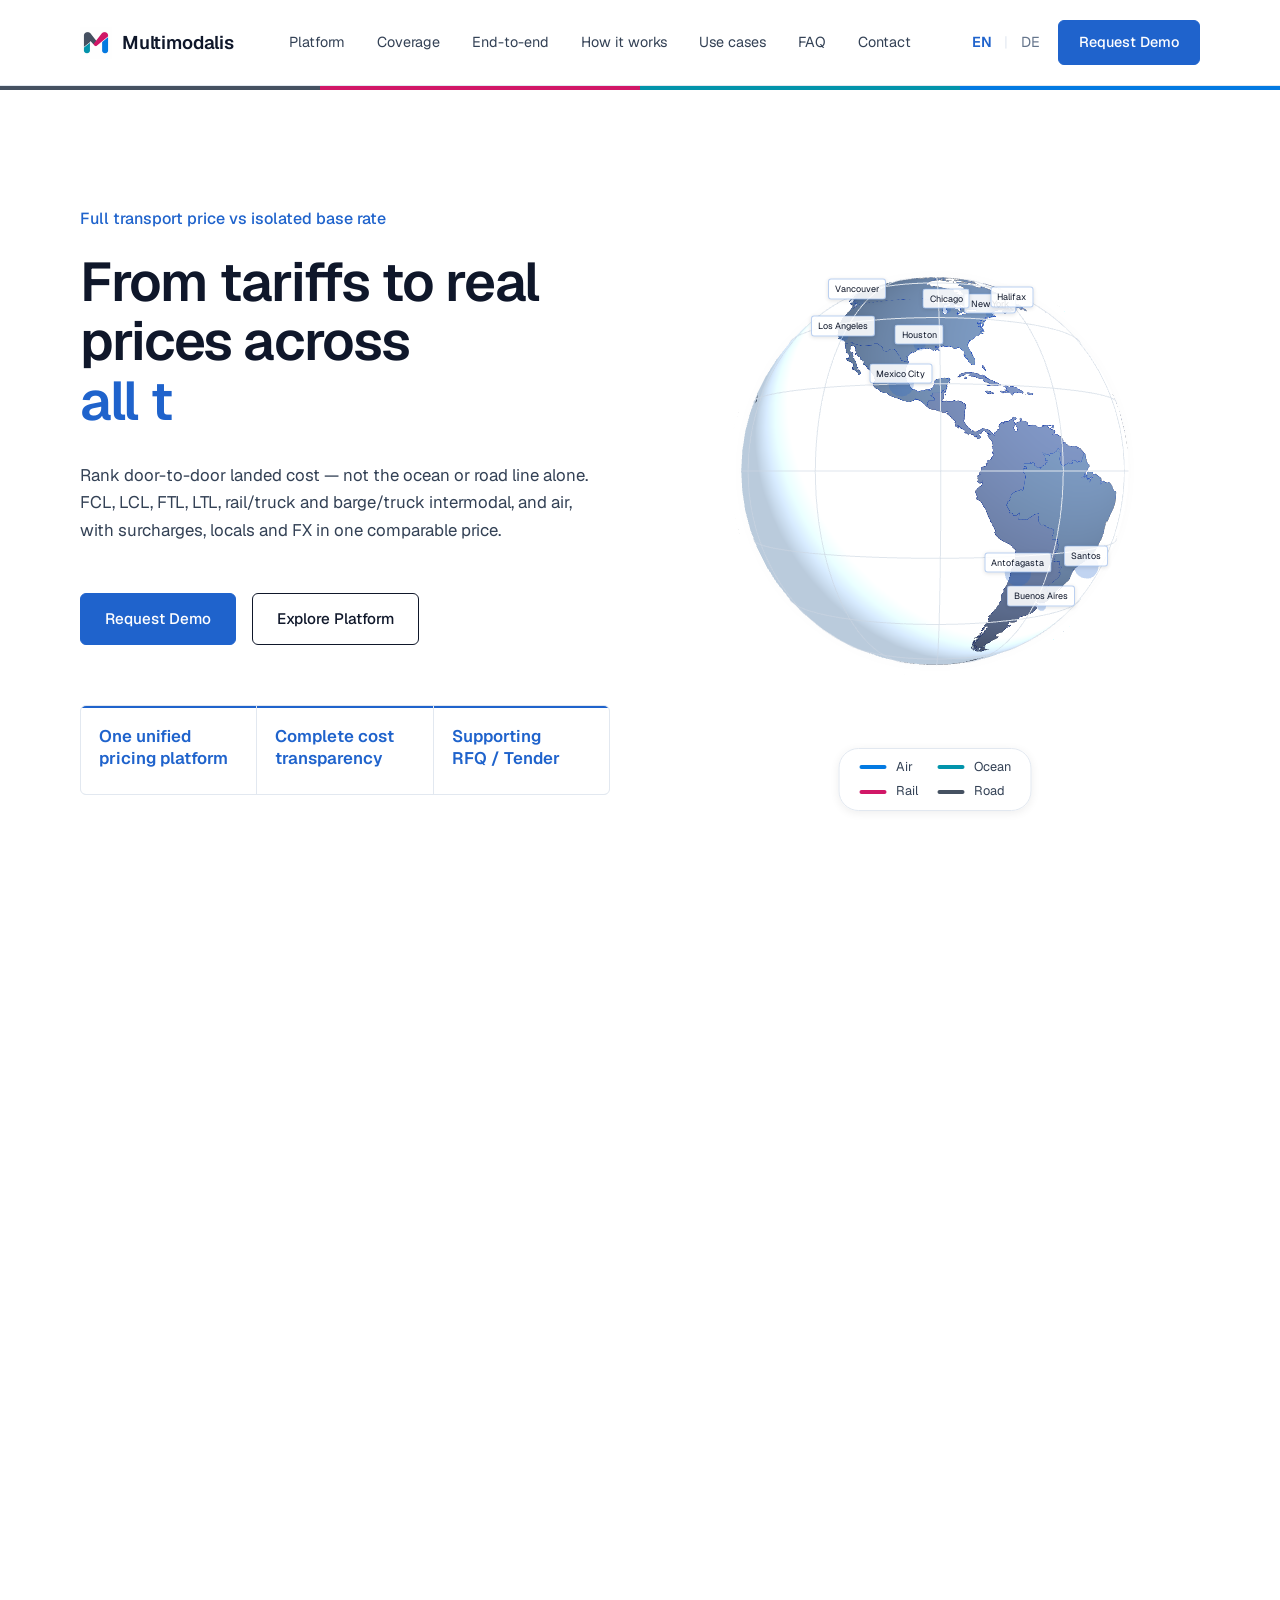
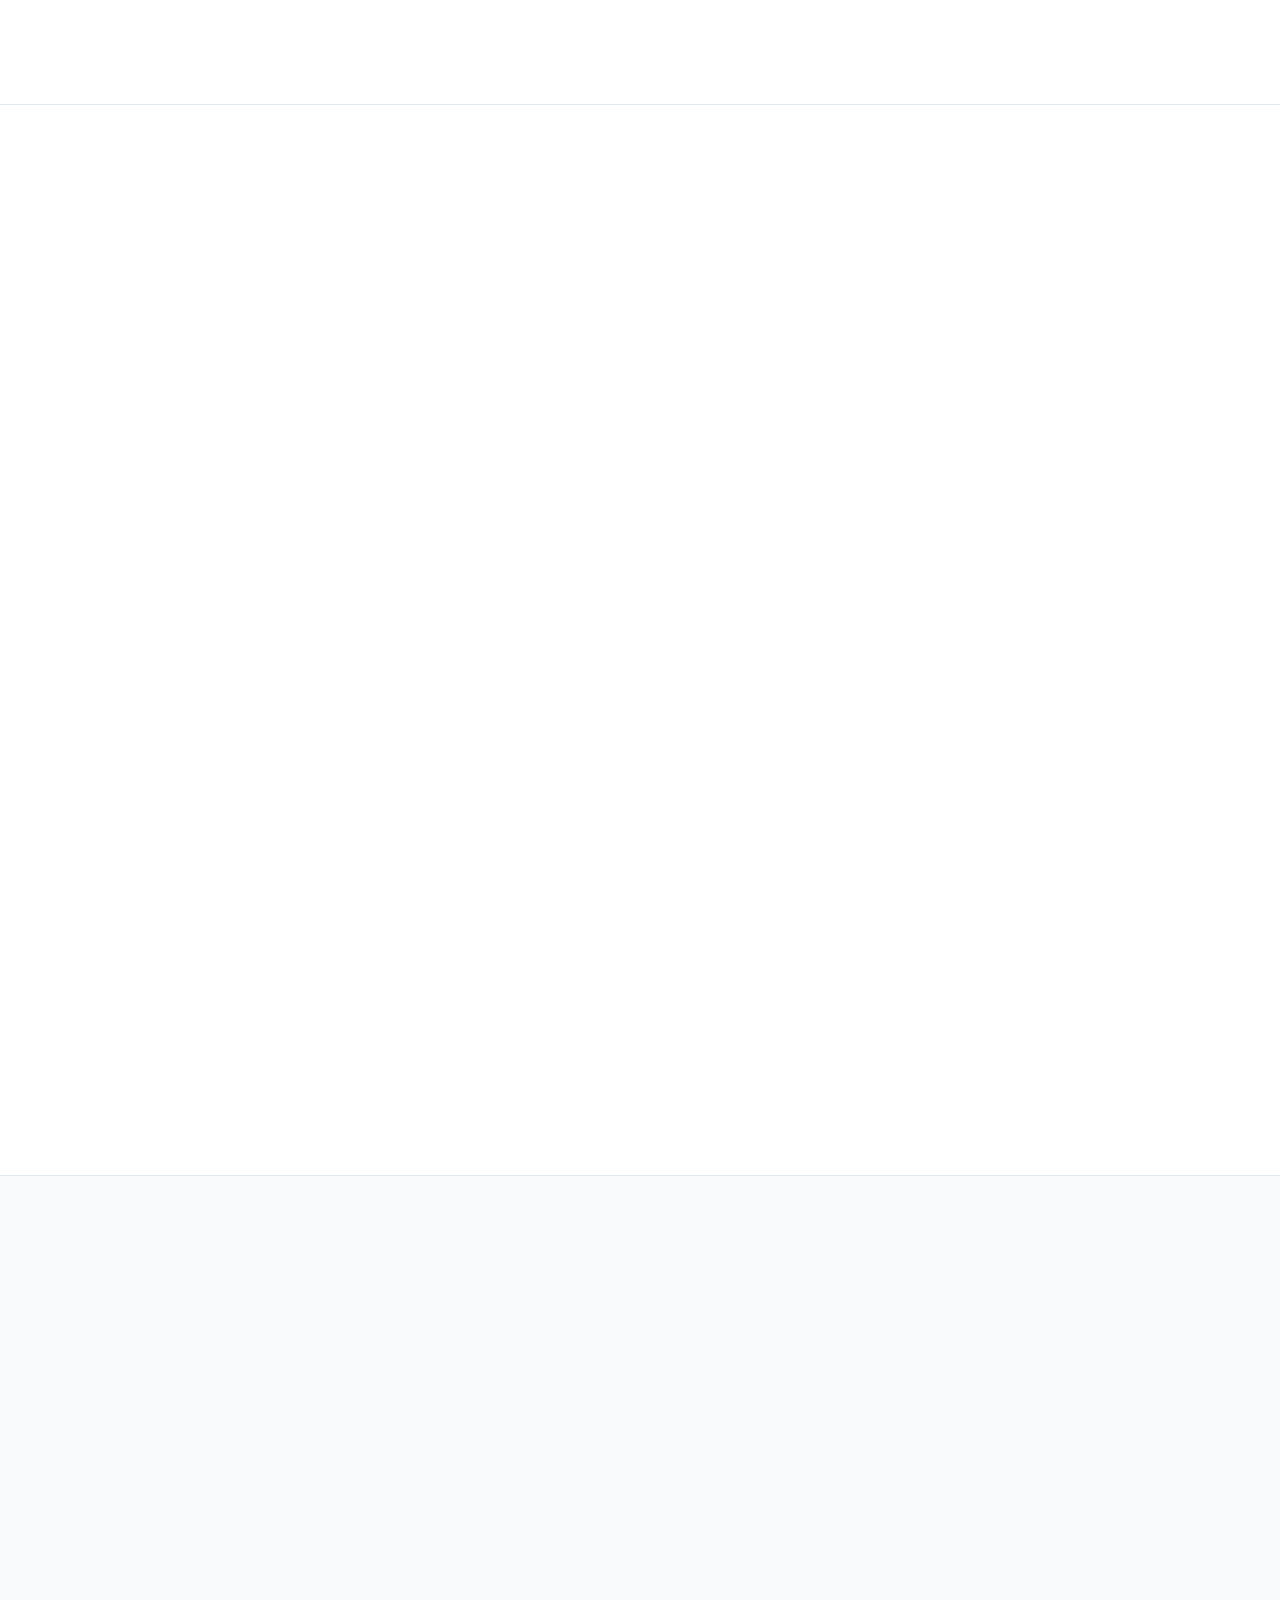
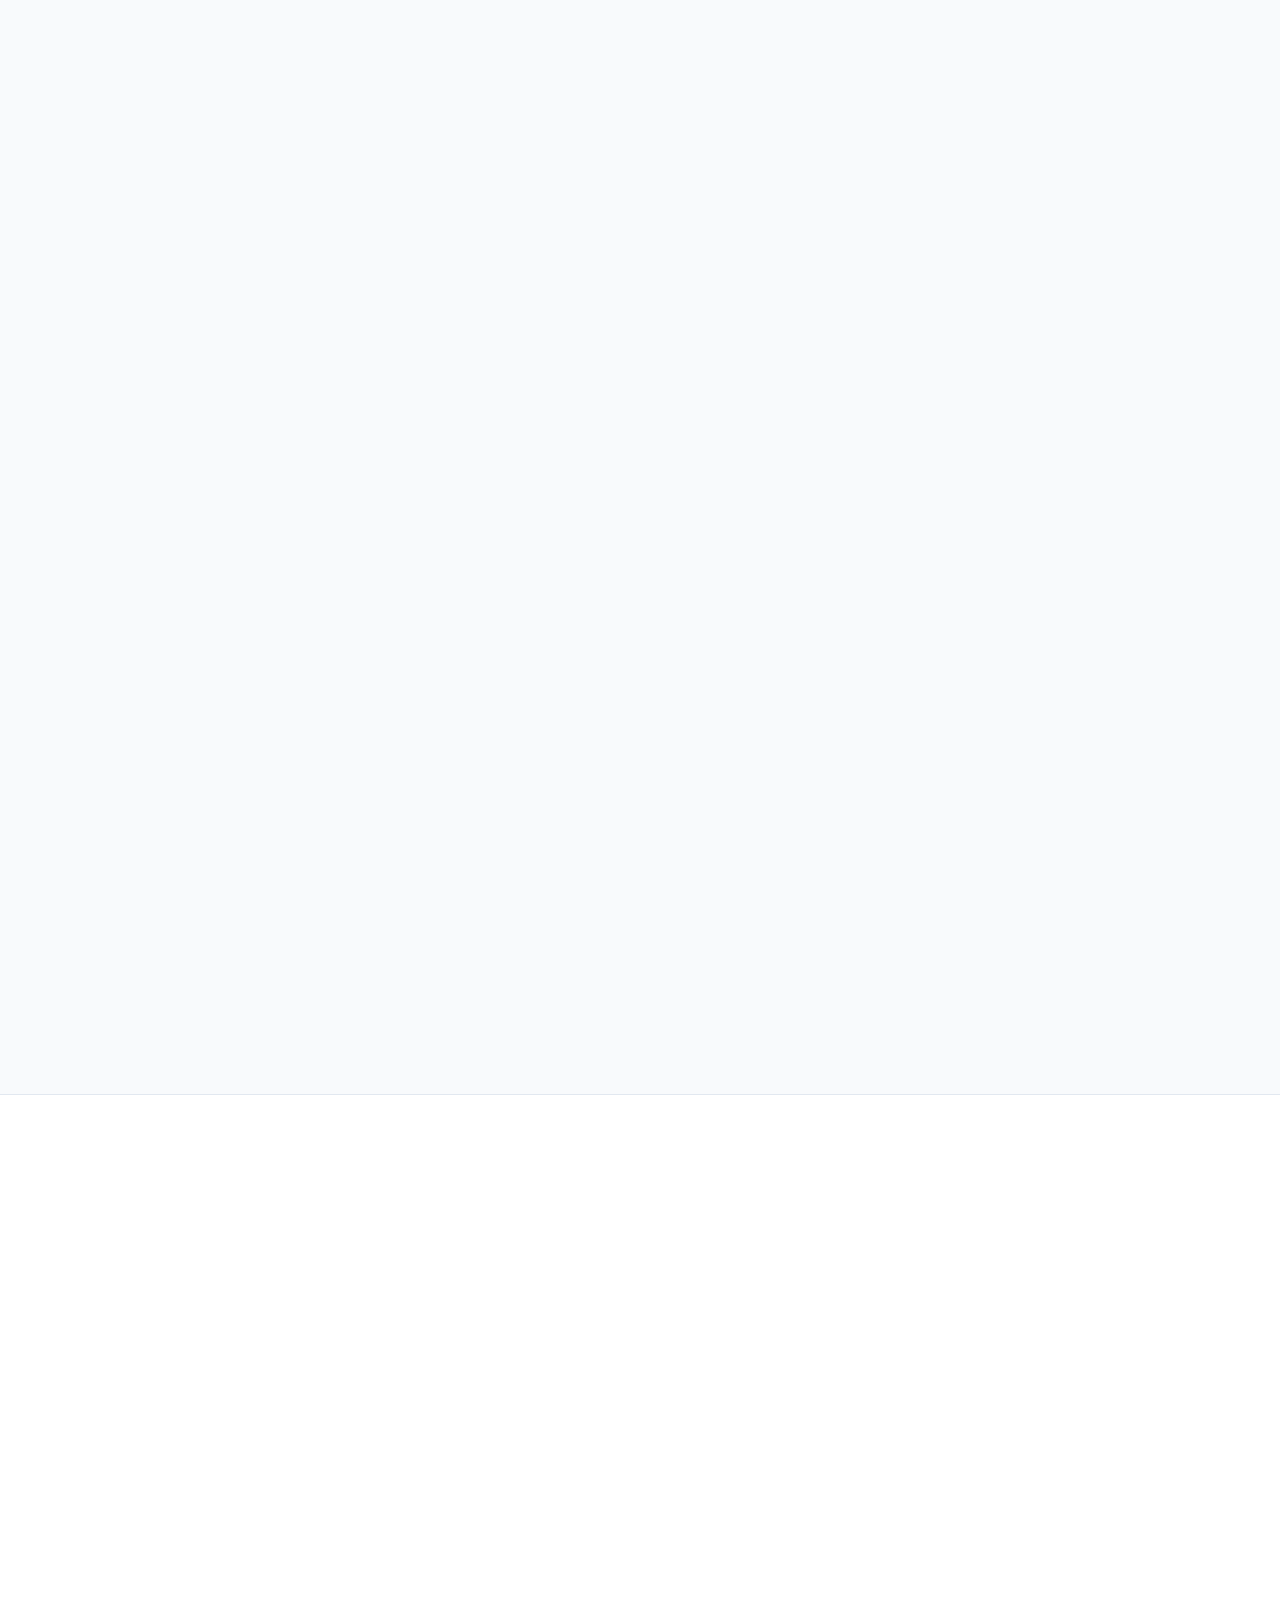
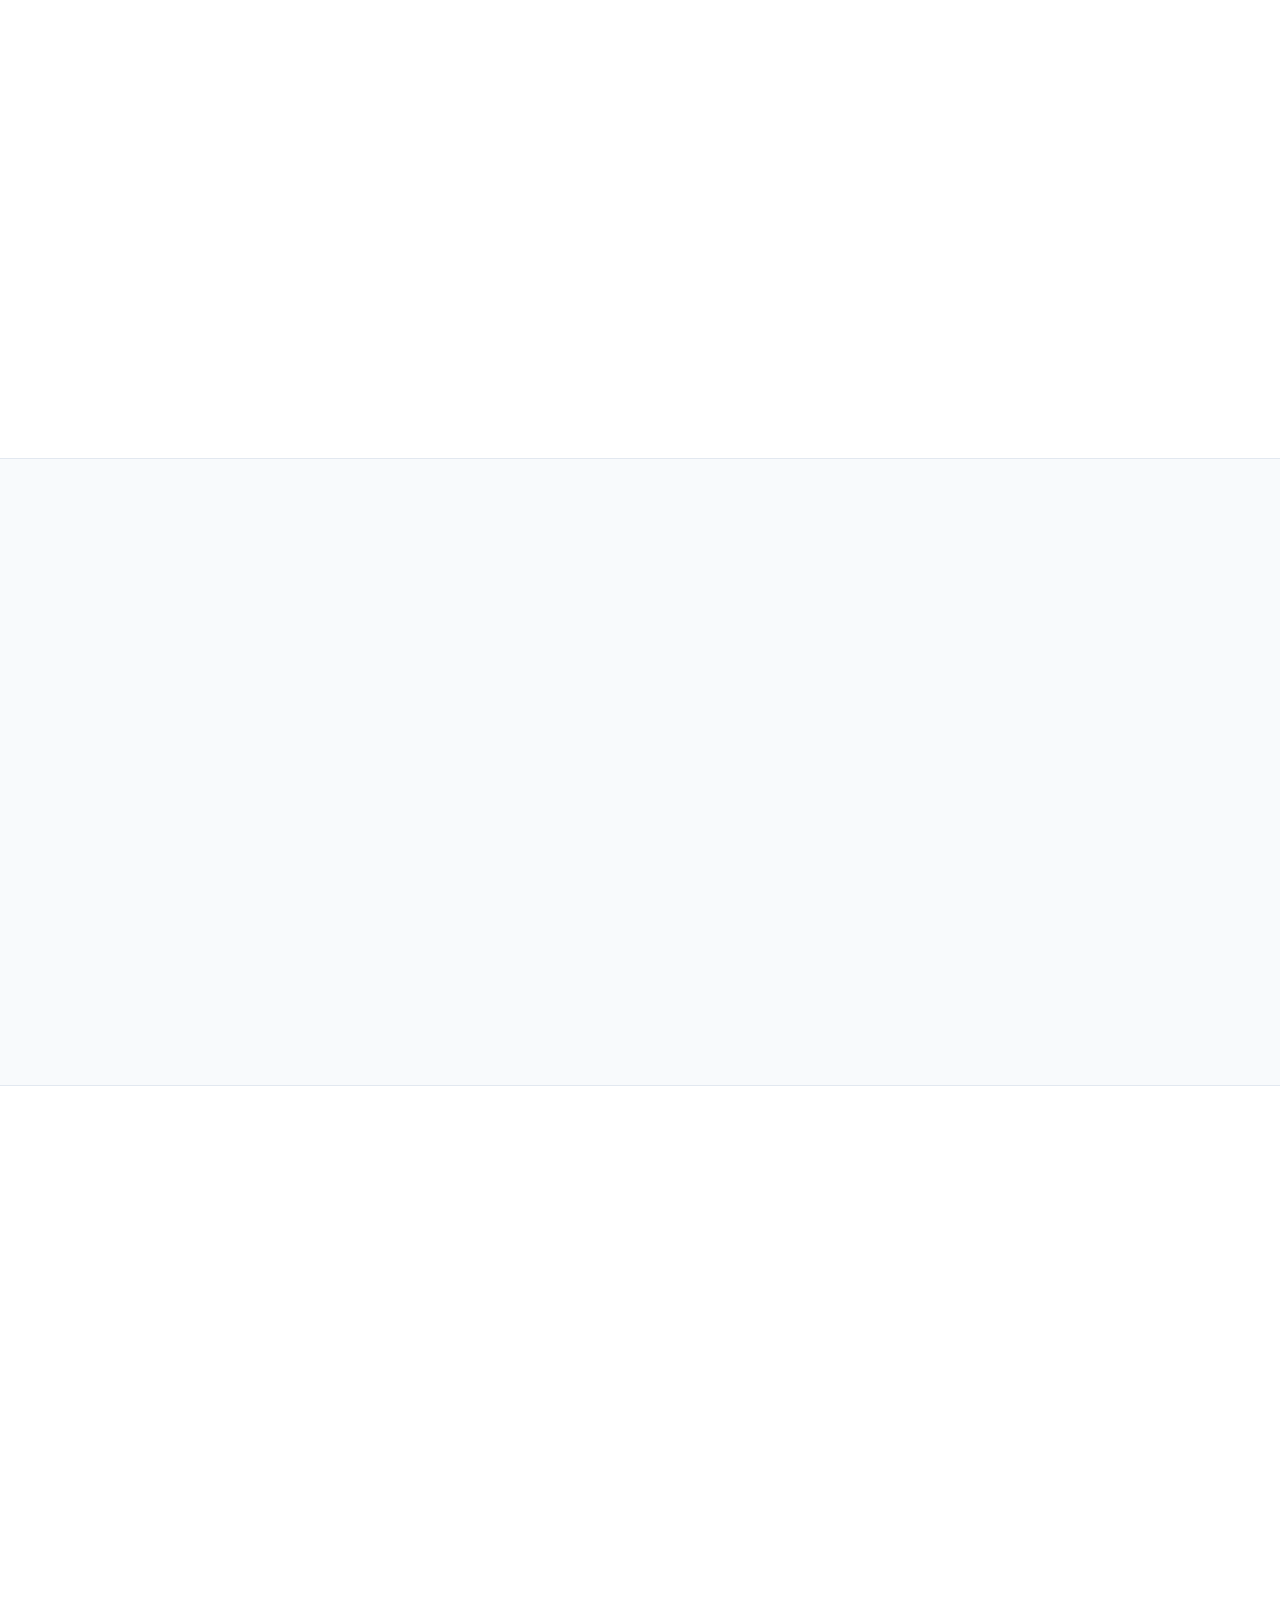
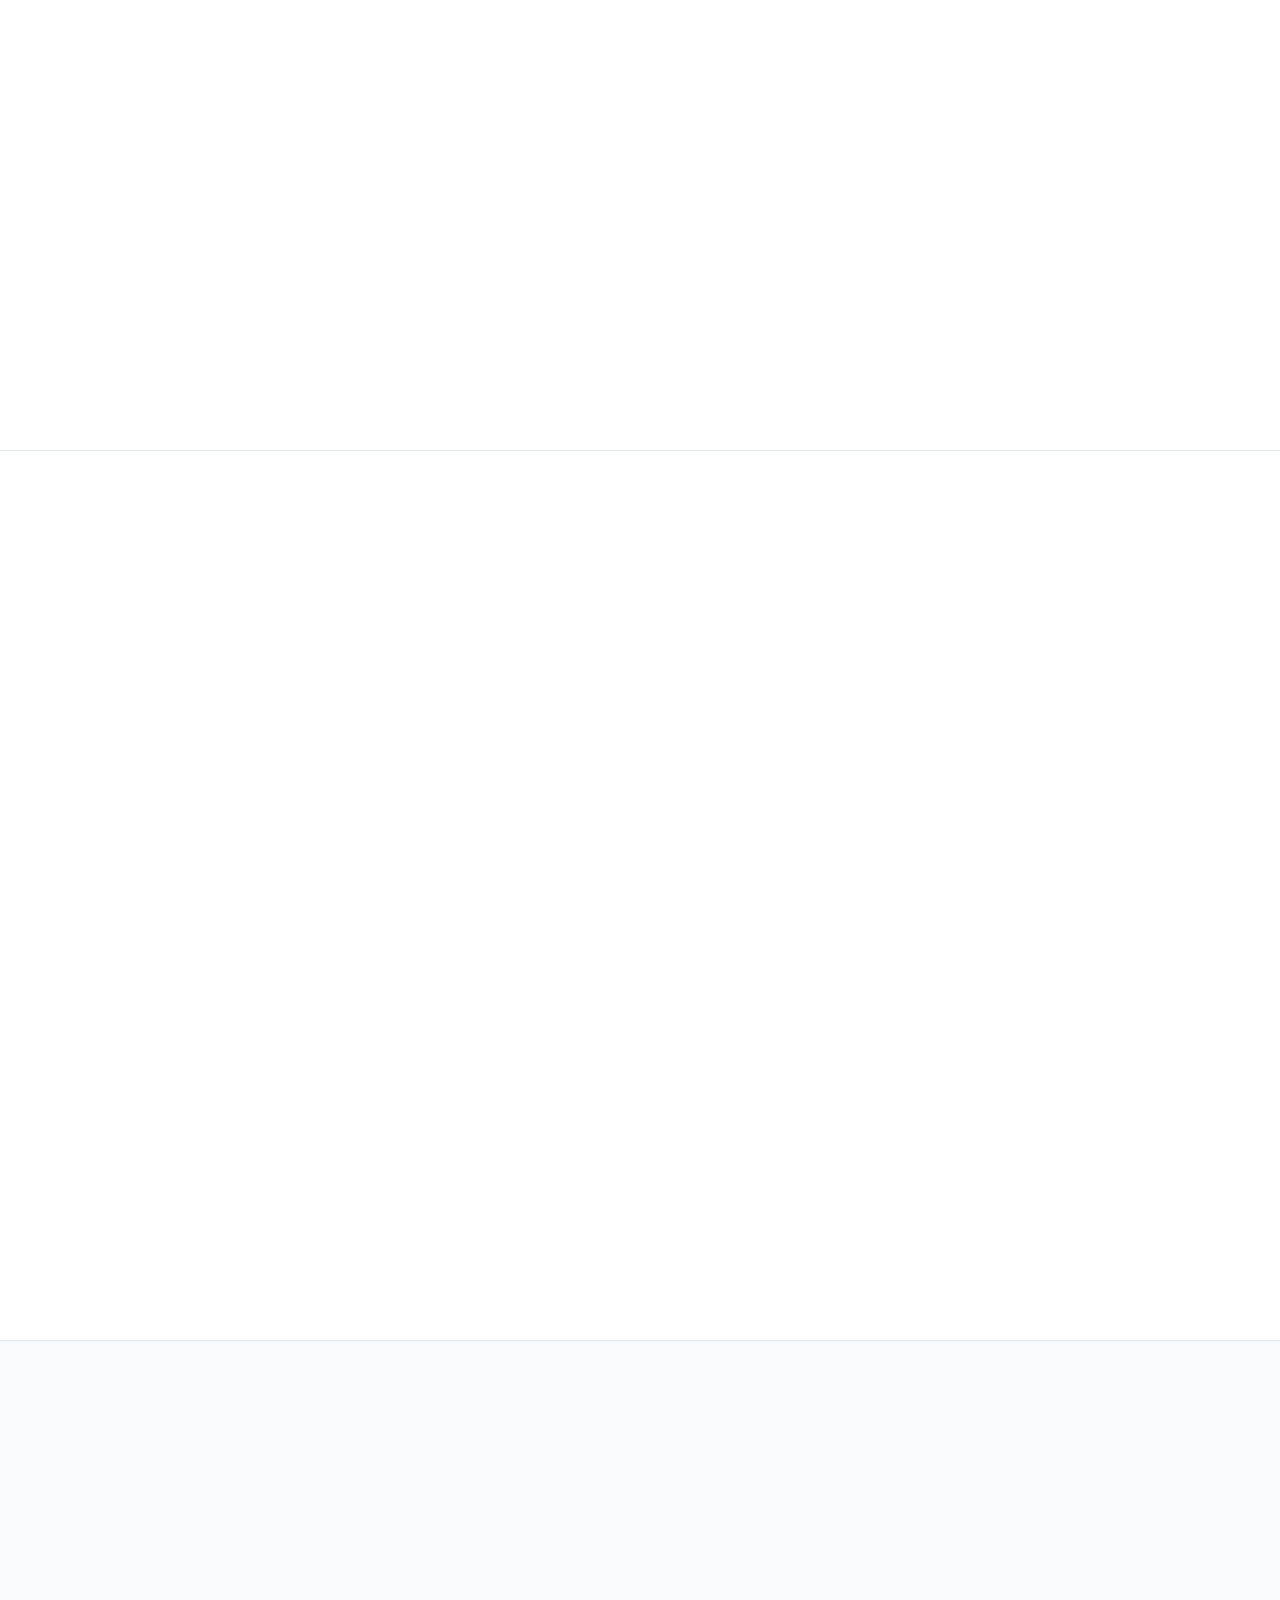
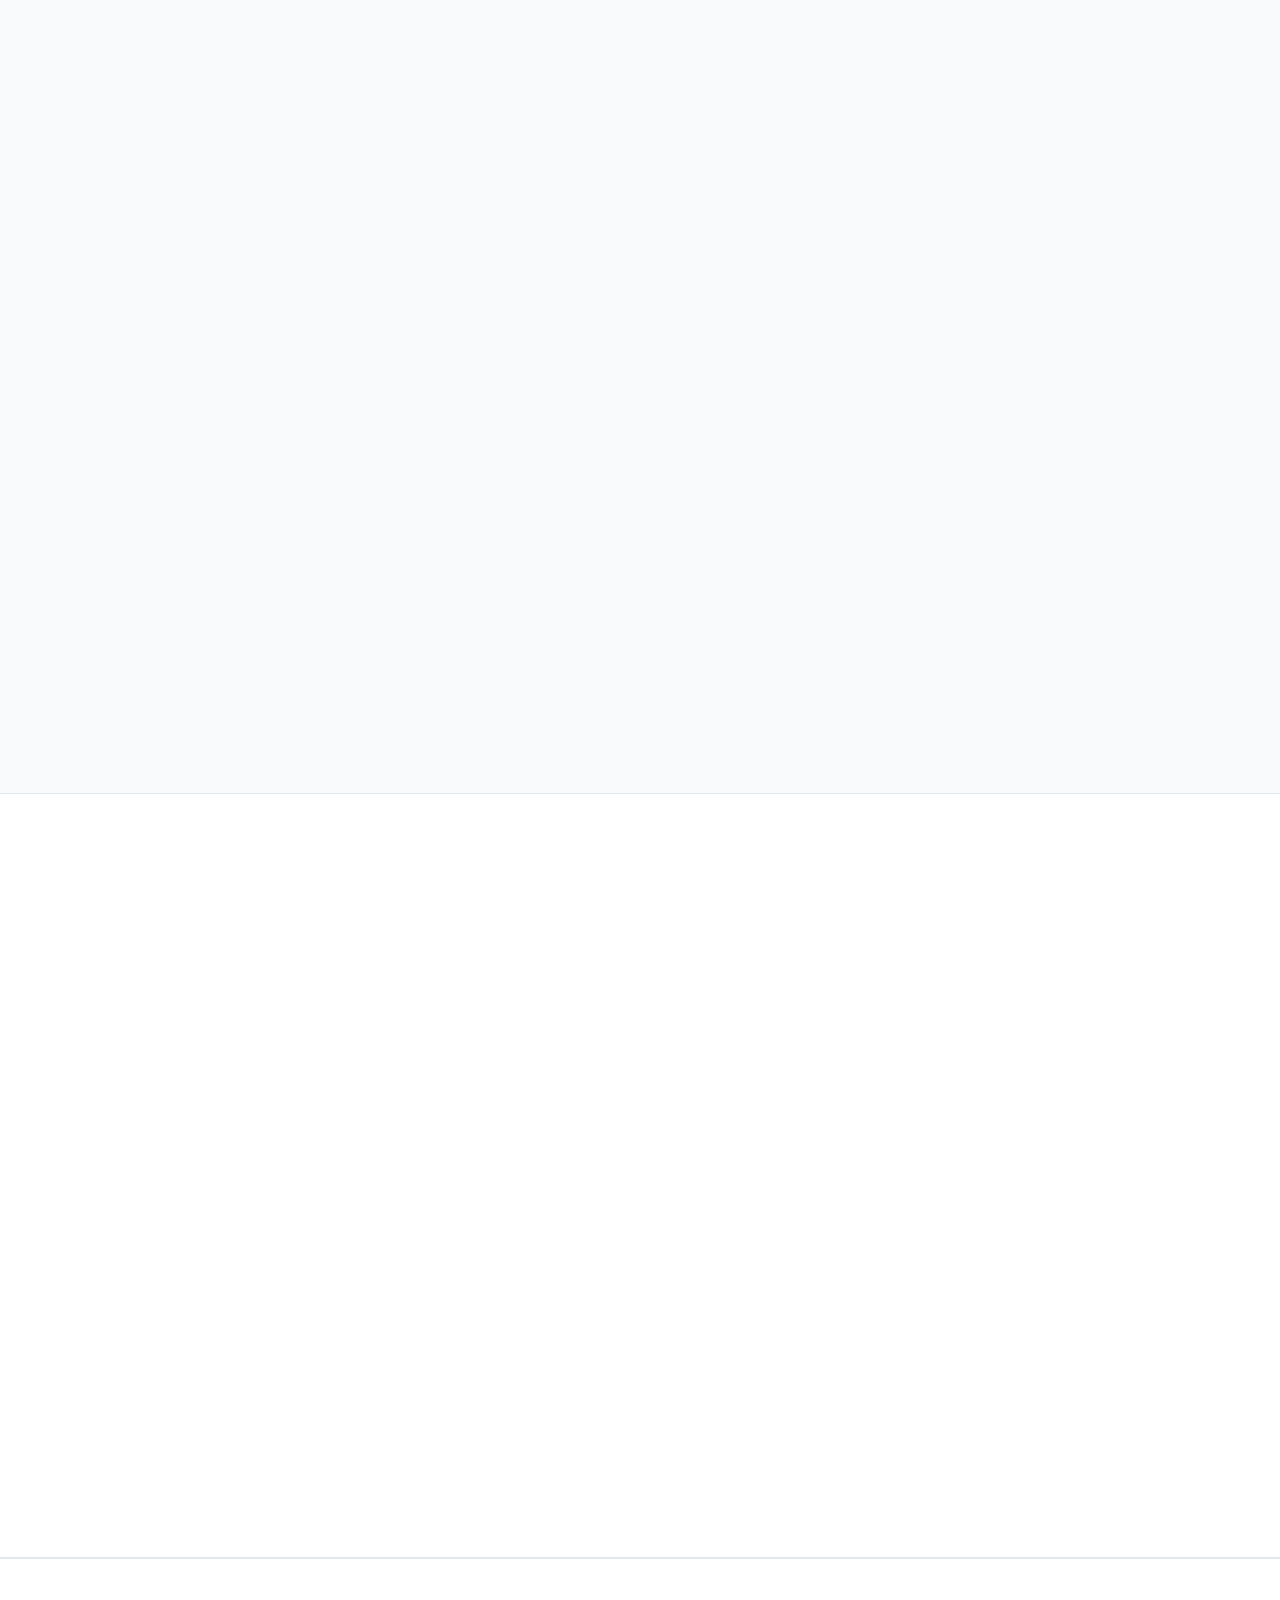
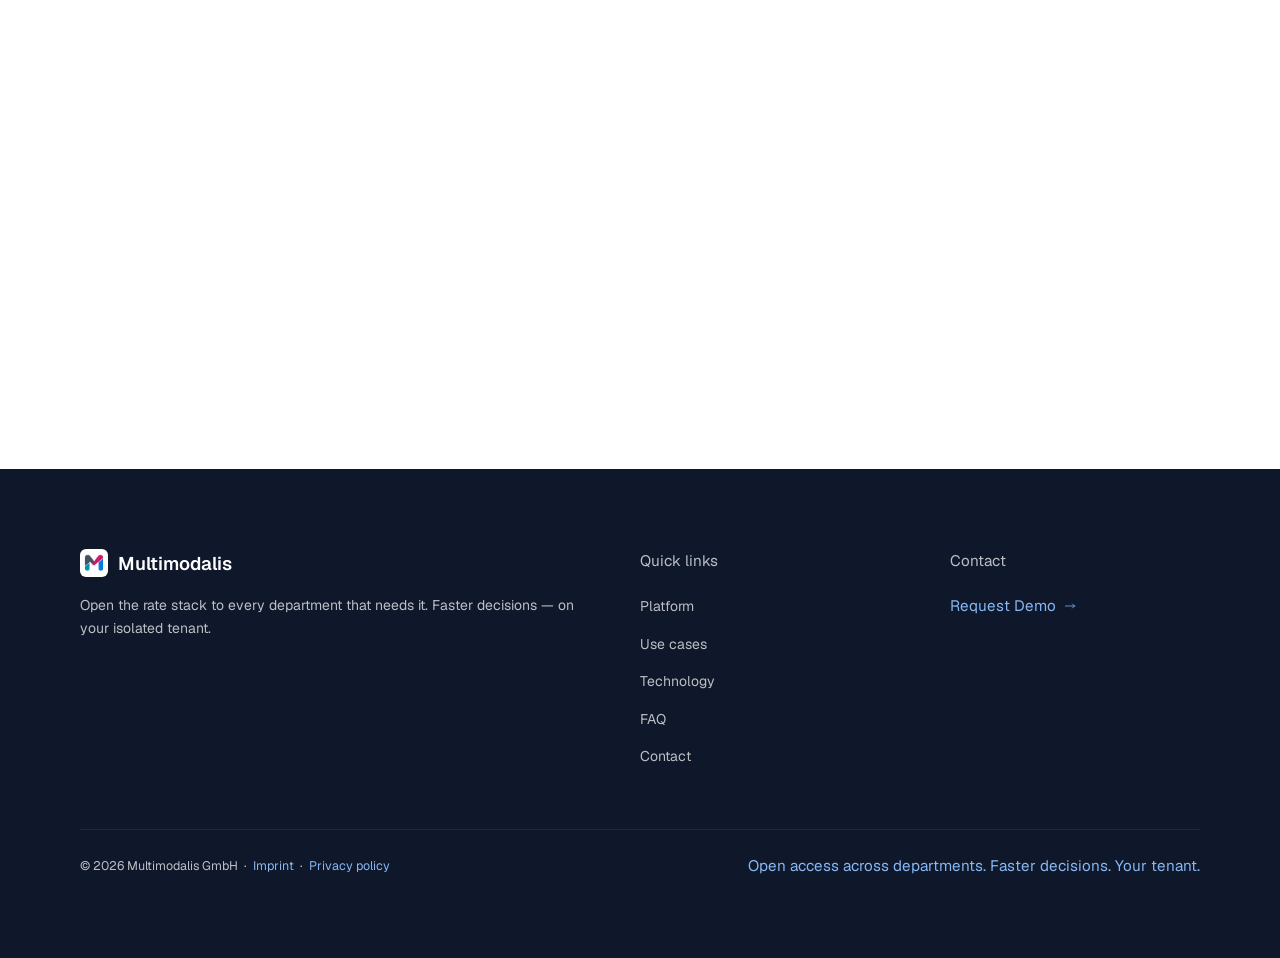
<file: site/en/index.html>
<!DOCTYPE html>
<html lang="en">
<head>
<meta charset="utf-8">
<meta name="viewport" content="width=device-width, initial-scale=1">
<meta http-equiv="Content-Security-Policy" content="default-src 'self'; img-src 'self' data: blob:; style-src 'self'; script-src 'self'; font-src 'self'; connect-src 'self' https://bestmodal.de; object-src 'none'; base-uri 'self'; form-action 'none'">
<meta name="referrer" content="strict-origin-when-cross-origin">
<title>Multimodalis – Pricing Engine for Transport Logistics</title>
<meta name="description" content="Rank door-to-door landed cost — not the ocean or road line alone. FCL, LCL, FTL, LTL, rail/truck and barge/truck intermodal, and air, with surcharges, locals and FX in one comparable price.">

<link rel="canonical" href="https://multimodalis.com/en/">
<link rel="alternate" hreflang="en" href="https://multimodalis.com/en/"><link rel="alternate" hreflang="de" href="https://multimodalis.com/de/"><link rel="alternate" hreflang="x-default" href="https://multimodalis.com/en/">
<meta property="og:type" content="website"><meta property="og:site_name" content="Multimodalis"><meta property="og:title" content="Multimodalis – Pricing Engine for Transport Logistics"><meta property="og:description" content="Rank door-to-door landed cost — not the ocean or road line alone. FCL, LCL, FTL, LTL, rail/truck and barge/truck intermodal, and air, with surcharges, locals and FX in one comparable price."><meta property="og:url" content="https://multimodalis.com/en/"><meta property="og:image" content="https://multimodalis.com/assets/img/multimodalis-og.png"><meta property="og:locale" content="en_US">
<meta name="theme-color" content="#FFFFFF">
<link rel="icon" href="../favicon.ico" sizes="any">
<link rel="icon" type="image/png" sizes="32x32" href="../assets/favicon/multimodalis-favicon-32.png">
<link rel="apple-touch-icon" href="../assets/favicon/apple-touch-icon.png">
<link rel="manifest" href="../site.webmanifest">
<link rel="preload" href="../assets/fonts/multimodalis-Geist-Variable.woff2" as="font" type="font/woff2" crossorigin>
<link rel="stylesheet" href="../assets/css/site.css">
<script src="../assets/js/main.js" defer></script>
<script src="../assets/js/form.js" defer></script>
</head>
<body>
<a class="skip-link" href="#main">Skip to content</a>

<nav aria-label="Main" class="site-nav">
<div class="nav-inner">
<a class="nav-logo" href="./"><img alt="" height="32" src="../assets/logo/multimodalis-logo-64.png" width="32"/>Multimodalis</a>
<div class="nav-links">
<a href="#platform">Platform</a>
<a href="#coverage">Coverage</a>
<a href="#end-to-end">End-to-end</a>
<a href="#how-it-works">How it works</a>
<a href="#use-cases">Use cases</a>
<a href="#faq">FAQ</a>
<a href="#contact">Contact</a>
</div>
<div class="nav-cta"><div aria-label="Language / Sprache" class="lang-toggle" role="group"><a aria-current="true" class="lang-btn" href="../en/" hreflang="en" lang="en">EN</a><span aria-hidden="true" class="lang-sep">|</span><a class="lang-btn" href="../de/" hreflang="de" lang="de">DE</a></div>
<a class="btn btn-primary nav-btn" href="#contact">Request Demo</a>
</div>
<button aria-controls="mobile-menu" aria-expanded="false" aria-label="Open menu" class="mobile-toggle" type="button"><svg aria-hidden="true" fill="none" height="22" stroke="currentColor" stroke-width="1.5" viewbox="0 0 24 24" width="22"><path d="M4 6h16M4 12h16M4 18h16" stroke-linecap="round" stroke-linejoin="round"></path></svg></button></div>
<div id="mobile-menu">
<a href="#platform">Platform</a>
<a href="#coverage">Coverage</a>
<a href="#end-to-end">End-to-end</a>
<a href="#how-it-works">How it works</a>
<a href="#use-cases">Use cases</a>
<a href="#technology">Technology</a>
<a href="#faq">FAQ</a>
<a href="#contact">Contact</a>
<div aria-label="Language / Sprache" class="lang-toggle mobile-lang" role="group"><a aria-current="true" class="lang-btn" href="../en/" hreflang="en" lang="en">EN</a><span aria-hidden="true" class="lang-sep">|</span><a class="lang-btn" href="../de/" hreflang="de" lang="de">DE</a></div><a class="btn btn-primary mobile-cta" href="#contact">Request Demo</a>
</div>
</nav>
<main id="main">
<section class="hero">
<div class="container">
<div class="grid-2">
<div class="fade-up visible">
<div class="hero-tagline">Full transport price vs isolated base rate</div>
<h1>
<span>From tariffs to real prices across</span><br/>
<span id="rotating-term">all transport modes</span>
</h1>
<p class="hero-sub">Rank door-to-door landed cost — not the ocean or road line alone. FCL, LCL, FTL, LTL, rail/truck and barge/truck intermodal, and air, with surcharges, locals and FX in one comparable price.</p>
<div class="hero-cta">
<a class="btn btn-primary" href="#contact">Request Demo</a>
<a class="btn btn-outline" href="#platform">Explore Platform</a>
</div>
<div class="hero-stats claims">
<div class="hero-stat"><div class="stat-num">One unified pricing platform</div></div>
<div class="hero-stat"><div class="stat-num">Complete cost transparency</div></div>
<div class="hero-stat"><div class="stat-num">Supporting RFQ&nbsp;/ Tender</div></div>
</div>
</div>
<div class="fade-up visible hero-globe">
<div class="globe-wrapper">
<canvas aria-hidden="true" data-map="../assets/img/multimodalis-globe-world-fill.png" id="globe-canvas"></canvas>
<div class="globe-labels" id="globe-labels"></div>
<div aria-hidden="true" class="globe-legend">
<div class="globe-legend-item"><div class="globe-legend-line legend-air"></div>Air</div>
<div class="globe-legend-item"><div class="globe-legend-line legend-ocean"></div>Ocean</div>
<div class="globe-legend-item"><div class="globe-legend-line legend-rail"></div>Rail</div>
<div class="globe-legend-item"><div class="globe-legend-line legend-road"></div>Road</div>
</div>
</div>
</div>
</div>
</div>
</section>
<section class="section" id="intro">
<div class="container">
<div class="intro-header fade-up">
<div>
<p class="intro-tagline">
What Multimodalis Does
</p>
<h2>One Platform for All Pricing Complexity</h2>
</div>
<p class="intro-lead">Multimodalis unifies fragmented tariff landscapes into a single, structured pricing engine — across every mode, every surcharge and every cost combination.</p>
</div>
<div class="grid-4 fade-up">
<div class="platform-card">
<div class="platform-icon">
<svg aria-hidden="true" fill="none" stroke="currentColor" stroke-width="1.8" viewbox="0 0 24 24"><rect height="14" rx="2" width="20" x="2" y="3"></rect><path d="M8 21h8M12 17v4" stroke-linecap="round" stroke-linejoin="round"></path></svg>
</div>
<h4>Unify Tariffs</h4>
<p>Bring ocean, road, intermodal (rail/truck, barge/truck) and airfreight rates into one structure and one system of record.</p>
</div>
<div class="platform-card">
<div class="platform-icon">
<svg aria-hidden="true" fill="none" stroke="currentColor" stroke-width="1.8" viewbox="0 0 24 24"><path d="M12 2L2 7l10 5 10-5-10-5z" stroke-linecap="round" stroke-linejoin="round"></path><path d="M2 17l10 5 10-5M2 12l10 5 10-5" stroke-linecap="round" stroke-linejoin="round"></path></svg>
</div>
<h4>Apply Full Cost Logic</h4>
<p>Automatically include fuel, BAF, THC, toll, handling, pickup, drop-off, LWS and all surcharges.</p>
</div>
<div class="platform-card">
<div class="platform-icon">
<svg aria-hidden="true" fill="none" stroke="currentColor" stroke-width="1.8" viewbox="0 0 24 24"><path d="M18 20V10M12 20V4M6 20v-6" stroke-linecap="round" stroke-linejoin="round"></path></svg>
</div>
<h4>Compare Real Prices</h4>
<p>Benchmark complete transport options side by side — not isolated rate sheets from separate systems.</p>
</div>
<div class="platform-card">
<div class="platform-icon">
<svg aria-hidden="true" fill="none" stroke="currentColor" stroke-width="1.8" viewbox="0 0 24 24"><path d="M9 11l3 3L22 4" stroke-linecap="round" stroke-linejoin="round"></path><path d="M21 12v7a2 2 0 0 1-2 2H5a2 2 0 0 1-2-2V5a2 2 0 0 1 2-2h11" stroke-linecap="round" stroke-linejoin="round"></path></svg>
</div>
<h4>Sales offers, tenders and RFQ</h4>
<p>Generate versioned customer offers from FCL, LTL, air and LCL rates. Run tenders, capture supplier responses and track capacity — not a generic slogan.</p>
</div>
</div>
</div>
</section>
<div class="divider"></div>
<section class="section" id="platform">
<div class="container">
<div class="section-header centered fade-up">
<h2>A unified pricing engine for transport logistics</h2>
<p>Multimodalis does not just display tariffs. It calculates real transport prices – across all transport modes, all cost elements and all relevant pricing structures.</p>
</div>
<div class="platform-grid fade-up">
<div class="platform-card">
<div class="platform-icon">
<svg aria-hidden="true" viewbox="0 0 24 24"><path d="M9 17v-6h13M9 17l-4-4m4 4l-4 4M15 7V5a2 2 0 00-2-2H5a2 2 0 00-2 2v14a2 2 0 002 2h8a2 2 0 002-2v-2" stroke-linecap="round" stroke-linejoin="round"></path></svg>
</div>
<h4>Unified pricing engine</h4>
<p>One pricing logic for FCL, LCL, FTL, LTL, rail/truck and barge/truck intermodal, and airfreight – all calculated in one system.</p>
</div>
<div class="platform-card">
<div class="platform-icon">
<svg aria-hidden="true" viewbox="0 0 24 24"><path d="M12 8c-1.657 0-3 .895-3 2s1.343 2 3 2 3 .895 3 2-1.343 2-3 2m0-10V4m0 14v2M5 12a7 7 0 1014 0A7 7 0 005 12z" stroke-linecap="round" stroke-linejoin="round"></path></svg>
</div>
<h4>Complete cost breakdown</h4>
<p>Include base rates, surcharges, local charges, handling, fuel, BAF, toll, LWS, terminal costs and currency conversion.</p>
</div>
<div class="platform-card">
<div class="platform-icon">
<svg aria-hidden="true" viewbox="0 0 24 24"><path d="M3 10h11M9 21V3m12 7h-5m0 0V5m0 5v5" stroke-linecap="round" stroke-linejoin="round"></path></svg>
</div>
<h4>Combination logic</h4>
<p>Combine different tariffs and transport legs into one valid, optimized transport option with one total price.</p>
</div>
<div class="platform-card">
<div class="platform-icon">
<svg aria-hidden="true" viewbox="0 0 24 24"><path d="M8 9l3 3-3 3m5 0h3M5 20h14a2 2 0 002-2V6a2 2 0 00-2-2H5a2 2 0 00-2 2v12a2 2 0 002 2z" stroke-linecap="round" stroke-linejoin="round"></path></svg>
</div>
<h4>NAC, tenders, capacity and spot</h4>
<p>Run tenders, collect supplier responses, track capacity and send spot inquiries. NAC is a workflow — not just another rate type — and results sit next to your contracted tariffs.</p>
</div>
<div class="platform-card">
<div class="platform-icon">
<svg aria-hidden="true" viewbox="0 0 24 24"><path d="M7 3h8l5 5v13a2 2 0 01-2 2H7a2 2 0 01-2-2V5a2 2 0 012-2z" stroke-linecap="round" stroke-linejoin="round"></path><path d="M14 3v6h6M8 13h8M8 17h5" stroke-linecap="round" stroke-linejoin="round"></path></svg>
</div>
<h4>Sales offer generation</h4>
<p>Build versioned customer offers from group templates, export PDF, and pull rates from FCL, LTL, air and LCL into one commercial document.</p>
</div>
<div class="platform-card">
<div class="platform-icon">
<svg aria-hidden="true" viewbox="0 0 24 24"><path d="M13 10V3L4 14h7v7l9-11h-7z" stroke-linecap="round" stroke-linejoin="round"></path></svg>
</div>
<h4>High degree of automation</h4>
<p>Automate recurring pricing logic, tariff imports, inbound RFQs and cost updates to cut manual work.</p>
</div>
</div>
</div>
</section>
<div class="divider"></div>
<section class="section section-alt" id="coverage">
<div class="container">
<div class="coverage-header fade-up">
<h2>All Transport Modes. One Pricing Logic.</h2>
<p>Multimodalis connects pricing structures that usually live in separate spreadsheets, separate teams and separate systems.</p>
</div>
<div class="modes-grid fade-up">
<div class="mode-card">
<img alt="Container ship at sea" decoding="async" height="600" src="../assets/img/multimodalis-ocean.webp" width="800"/>
<div class="mode-body">
<h3>Ocean</h3>
<p>FCL and LCL with port locals — contract port-to-port plus live carrier online rates on the same lanes. FAK, named-account, basket, hazardous and special-equipment contracts; FCL uploads checked cell by cell; door-to-door from real inland tariffs, not estimated add-ons.</p>
</div>
</div>
<div class="mode-card">
<img alt="Truck on a highway" decoding="async" height="600" src="../assets/img/multimodalis-road.webp" width="800"/>
<div class="mode-body">
<h3>Road</h3>
<p>FTL and LTL including toll, fuel, pickup and drop-off. Each carrier's own chargeable-weight rules (volume, loading metre, pallet) across all rule types and all surcharge types; out-of-limit shipments show “on request”, not a misleading price.</p>
</div>
</div>
<div class="mode-card">
<img alt="Freight train" decoding="async" height="600" src="../assets/img/multimodalis-rail-barge.webp" width="800"/>
<div class="mode-body">
<h3>Intermodal</h3>
<p>Truck, rail/truck and barge/truck options for one container on one screen, one-way and roundtrip. Toll-aware distance pricing, recalculated when a toll change takes effect; terminal costs, KV / all-in zone surcharges with period control; Rhine water levels monitored against each supplier's low-water band.</p>
</div>
</div>
<div class="mode-card">
<img alt="Cargo aircraft" decoding="async" height="600" src="../assets/img/multimodalis-air.webp" width="800"/>
<div class="mode-body">
<h3>Airfreight</h3>
<p>Chargeable weight per airline divisor and rounding, FSC and SSC, security fees and add-ons in the landed price. Every higher weight break is checked automatically and the saving shown; a piece-restriction engine tests each piece.</p>
</div>
</div>
</div>
<div class="coverage-strip fade-up">
<div class="cstrip-left">
<h3>Included Pricing Components</h3>
<div class="comp-list">
<div class="comp-item"><span class="comp-check"><svg aria-hidden="true" fill="none" viewbox="0 0 12 12"><path d="M2 6l3 3 5-5" stroke="currentColor"></path></svg></span><span>Base rates</span></div>
<div class="comp-item"><span class="comp-check"><svg aria-hidden="true" fill="none" viewbox="0 0 12 12"><path d="M2 6l3 3 5-5" stroke="currentColor"></path></svg></span><span>Fuel &amp; diesel</span></div>
<div class="comp-item"><span class="comp-check"><svg aria-hidden="true" fill="none" viewbox="0 0 12 12"><path d="M2 6l3 3 5-5" stroke="currentColor"></path></svg></span>BAF / CAF / PSS</div>
<div class="comp-item"><span class="comp-check"><svg aria-hidden="true" fill="none" viewbox="0 0 12 12"><path d="M2 6l3 3 5-5" stroke="currentColor"></path></svg></span>THC / local charges</div>
<div class="comp-item"><span class="comp-check"><svg aria-hidden="true" fill="none" viewbox="0 0 12 12"><path d="M2 6l3 3 5-5" stroke="currentColor"></path></svg></span><span>Toll &amp; distance logic</span></div>
<div class="comp-item"><span class="comp-check"><svg aria-hidden="true" fill="none" viewbox="0 0 12 12"><path d="M2 6l3 3 5-5" stroke="currentColor"></path></svg></span><span>Pickup / drop-off</span></div>
<div class="comp-item"><span class="comp-check"><svg aria-hidden="true" fill="none" viewbox="0 0 12 12"><path d="M2 6l3 3 5-5" stroke="currentColor"></path></svg></span><span>Terminal &amp; handling</span></div>
<div class="comp-item"><span class="comp-check"><svg aria-hidden="true" fill="none" viewbox="0 0 12 12"><path d="M2 6l3 3 5-5" stroke="currentColor"></path></svg></span><span>Low water surcharge</span></div>
<div class="comp-item"><span class="comp-check"><svg aria-hidden="true" fill="none" viewbox="0 0 12 12"><path d="M2 6l3 3 5-5" stroke="currentColor"></path></svg></span><span>Minimum prices</span></div>
<div class="comp-item"><span class="comp-check"><svg aria-hidden="true" fill="none" viewbox="0 0 12 12"><path d="M2 6l3 3 5-5" stroke="currentColor"></path></svg></span>NAC / FAK / special rates</div>
<div class="comp-item"><span class="comp-check"><svg aria-hidden="true" fill="none" viewbox="0 0 12 12"><path d="M2 6l3 3 5-5" stroke="currentColor"></path></svg></span><span>P2P + carrier online rates</span></div>
<div class="comp-item"><span class="comp-check"><svg aria-hidden="true" fill="none" viewbox="0 0 12 12"><path d="M2 6l3 3 5-5" stroke="currentColor"></path></svg></span><span>KV / all-in zone surcharges</span></div>
<div class="comp-item"><span class="comp-check"><svg aria-hidden="true" fill="none" viewbox="0 0 12 12"><path d="M2 6l3 3 5-5" stroke="currentColor"></path></svg></span><span>Chargeable weight / FSC-SSC</span></div>
<div class="comp-item"><span class="comp-check"><svg aria-hidden="true" fill="none" viewbox="0 0 12 12"><path d="M2 6l3 3 5-5" stroke="currentColor"></path></svg></span><span>Piece–LDM / LTL rules</span></div>
<div class="comp-item"><span class="comp-check"><svg aria-hidden="true" fill="none" viewbox="0 0 12 12"><path d="M2 6l3 3 5-5" stroke="currentColor"></path></svg></span><span>Currency conversion</span></div>
<div class="comp-item"><span class="comp-check"><svg aria-hidden="true" fill="none" viewbox="0 0 12 12"><path d="M2 6l3 3 5-5" stroke="currentColor"></path></svg></span><span>Customer-specific logic</span></div>
</div>
</div>
<div class="cstrip-right">
<h3>Why Complete Pricing Matters</h3>
<p>Comparing only base rates produces misleading results. Multimodalis calculates the full cost of each transport option — making comparisons accurate and decisions defensible.</p>
<div>
<div class="cstat-row cstat-claim"><span class="cstat-check" aria-hidden="true"></span><span>All transport modes</span></div>
<div class="cstat-row cstat-claim"><span class="cstat-check" aria-hidden="true"></span><span>All cost elements per route</span></div>
<div class="cstat-row cstat-claim"><span class="cstat-check" aria-hidden="true"></span><span>Daily exchange rates</span></div>
<div class="cstat-row cstat-claim"><span class="cstat-check" aria-hidden="true"></span><span>Unified pricing logic of all carriers</span></div>
</div>
</div>
</div>
</div>
</section>
<div class="divider"></div>
<section class="section" id="end-to-end">
<div class="container">
<div class="section-header centered fade-up">
<h2>Full end-to-end coverage</h2>
<p>Connect origin, main carriage and destination pricing in one continuous transport logic.</p>
</div>
<p class="key-message fade-up">Multimodalis does not calculate isolated rates — it builds complete transport chains.</p>
<div class="fade-up">
<div class="chain-grid">
<div class="chain-col">
<div class="chain-phase">
<div class="phase-badge">A</div>
<h3 class="phase-label">Pre-carriage</h3>
</div>
<ul class="chain-list">
<li>Pick-up costs</li>
<li>Pre-carriage</li>
<li>Pre-carriage surcharges</li>
<li>Local charges origin</li>
</ul>
</div>
<div class="chain-col main">
<div class="chain-phase">
<div class="phase-badge">→</div>
<h3 class="phase-label">Main leg</h3>
</div>
<ul class="chain-list">
<li>Main carriage</li>
<li>Seafreight / Rail / Barge / Airfreight</li>
<li>Freight</li>
<li>Surcharges</li>
</ul>
</div>
<div class="chain-col">
<div class="chain-phase">
<div class="phase-badge">B</div>
<h3 class="phase-label">On-carriage</h3>
</div>
<ul class="chain-list">
<li>Local charges destination</li>
<li>On-carriage</li>
<li>On-carriage surcharges</li>
<li>Drop-off costs</li>
</ul>
</div>
</div>
<div class="chain-footer">
<p>Pre-carriage, main carriage and on-carriage can be linked seamlessly across transport modes and cost elements.</p>
</div>
</div>
</div>
</section>
<div class="divider"></div>
<section class="section section-alt" id="how-it-works">
<div class="container">
<div class="section-header centered fade-up">
<h2>From tariff data to better decisions</h2>
<p>Multimodalis structures pricing complexity into a clear workflow – so your teams can calculate, compare and act faster.</p>
</div>
<div class="grid-4 fade-up">
<div class="step-card">
<div class="step-num">01 —</div>
<div class="step-divider"></div>
<h4>Import or maintain tariffs</h4>
<p>Upload rate sheets or maintain tariffs directly in the platform – by mode, provider, region and customer logic.</p>
</div>
<div class="step-card">
<div class="step-num">02 —</div>
<div class="step-divider"></div>
<h4>Apply pricing rules</h4>
<p>Add surcharges, local charges, access rules, currency conversion and all relevant pricing conditions.</p>
</div>
<div class="step-card">
<div class="step-num">03 —</div>
<div class="step-divider"></div>
<h4>Run queries or RFQs</h4>
<p>Search routes, compare options, quote customers or request supplier rates. Save ranked queries and reuse them in sales offers and RFQs.</p>
</div>
<div class="step-card">
<div class="step-num">04 —</div>
<div class="step-divider"></div>
<h4>Decide with full transparency</h4>
<p>Get the best option instantly – with complete cost breakdown, valid combinations and comparable alternatives.</p>
</div>
</div>
</div>
</section>
<div class="divider"></div>
<section class="section" id="offers">
<div class="container">
<div class="section-header centered fade-up">
<h2>From price to offer and capacity</h2>
<p>Offers and capacity requests use the same calculated prices as every query — sales, procurement and pricing work from one version of the truth.</p>
</div>
<div class="grid-2 fade-up">
<div class="platform-card feature-block">
<h3>Sales offer generator</h3>
<ul class="chain-list">
<li>Markup rules per customer group and cost item, applied automatically</li>
<li>Approval flow: draft, review, approval, sent, archived</li>
<li>Sent versions are frozen, with stored proof of the buying price</li>
<li>Branded PDFs with your colours, logo and terms</li>
<li>Price-update wizard emails updated offers to every affected customer</li>
<li>AI inquiry analysis turns a customer email into a structured inquiry with a checklist of missing details. It pre-fills the offer; it does not set prices.</li>
</ul>
</div>
<div class="platform-card feature-block">
<h3>Capacity requests</h3>
<ul class="chain-list">
<li>Capacity requests built directly from quote results</li>
<li>Suppliers answer via yes/no links in the email, no login required</li>
<li>Award in Multimodalis: the winner is notified, the others are released automatically</li>
<li>Invite new suppliers without disclosing prices</li>
<li>Capacity KPI view with pipeline value and trends</li>
</ul>
</div>
</div>
</div>
</section>
<div class="divider"></div>
<section class="section" id="use-cases">
<div class="container">
<div class="section-header centered fade-up">
<h2>Built for pricing teams across logistics</h2>
<p>Whether you buy transport, sell transport or operate capacity – Multimodalis structures offers, tenders and tariff responses in one pricing process.</p>
</div>
<div class="grid-3 fade-up">
<div class="usecase-card">
<h3 class="usecase-title">Freight Forwarders</h3>
<p>Turn FCL, LTL, air and LCL rates into structured customer offers — versioned documents, group templates and PDF, not a spreadsheet dump.</p>
</div>
<div class="usecase-card">
<h3 class="usecase-title">Procurement Teams</h3>
<p>Benchmark complete door-to-door options against contracts and tender responses — the real best price, not the cheapest base rate.</p>
</div>
<div class="usecase-card">
<h3 class="usecase-title">Rail, Barge &amp; Truck Operators</h3>
<p>Maintain structured tariffs and respond to capacity and tender requests with comparable rates on your tenant.</p>
</div>
<div class="usecase-card">
<h3 class="usecase-title">Sales Teams</h3>
<p>Generate versioned customer offers from FCL, LTL, air and LCL rates — group templates, PDF export, and ranked options you can reuse.</p>
</div>
<div class="usecase-card">
<h3 class="usecase-title">Tender Management</h3>
<p>Run tenders and RFQs, collect supplier responses, track capacity and handle spot inquiries against your existing tariff landscape.</p>
</div>
<div class="usecase-card">
<h3 class="usecase-title">Rates &amp; surcharges</h3>
<p>One place for tariffs, surcharges and locals. Pricing, sales and procurement share the same stack — and decide faster, on your tenant.</p>
</div>
</div>
</div>
</section>
<div class="divider"></div>
<section class="section section-alt" id="technology">
<div class="container">
<div class="section-header centered fade-up">
<h2>Enterprise-ready for operational pricing</h2>
<p>Enterprise-ready: legal, compliance and security on your isolated tenant — with RBAC and OAuth / SAML / Enterprise SSO so departments share rates without sharing the whole company.</p>
</div>
<div class="fade-up">
<div class="tech-grid">
<div class="tech-card">
<h4>Web-based application</h4>
<p>No local installation. Access pricing workflows securely through your browser.</p>
</div>
<div class="tech-card">
<h4>Quote API, TMS/ERP &amp; import</h4>
<p>Import tariff data at scale and expose an intermodal quote API so TMS and ERP systems can request landed prices — not import only.</p>
</div>
<div class="tech-card">
<h4>Role-based access control</h4>
<p>Enterprise RBAC: define who can view, maintain, release or request rates and surcharges — by team and role.</p>
</div>
<div class="tech-card">
<h4>OAuth, SAML &amp; Enterprise SSO</h4>
<p>Sign in with your identity provider. Departments reach the same tenant through OAuth, SAML or Enterprise SSO.</p>
</div>
<div class="tech-card">
<h4>Dedicated instance &amp; 2FA</h4>
<p>Each customer runs its own instance with its own databases and credentials. Mandatory two-factor login, login lockout and permissions per page. Servers are securely located in Germany.</p>
</div>
<div class="tech-card">
<h4>Integrations</h4>
<p>Routing and toll, Rhine water levels, carrier schedules and quotes, flight schedules and AI inquiry analysis — plus CSV import, Excel export and APIs for your own systems.</p>
</div>
</div>
<div class="stat-bar claims">
<div class="stat-bar-item"><div class="stat-bar-num">Made in Germany</div></div>
<div class="stat-bar-item"><div class="stat-bar-num">Hosted in Europe</div></div>
<div class="stat-bar-item"><div class="stat-bar-num">GDPR aligned</div></div>
<div class="stat-bar-item"><div class="stat-bar-num">Monitored 24/7</div></div>
</div>
</div>
</div>
</section>
<div class="divider"></div>
<section class="section" id="faq">
<div class="container container-narrow">
<div class="section-header centered fade-up">
<h2>Frequently asked questions</h2>
</div>
<div class="fade-up">
<div class="faq-item">
<button aria-expanded="false" class="faq-toggle" type="button">
<span>Which transport modes can be managed in Multimodalis?</span>
<svg aria-hidden="true" class="faq-icon" viewbox="0 0 24 24"><path d="M12 5v14M5 12h14" stroke-linecap="round" stroke-linejoin="round"></path></svg>
</button>
<div class="faq-content">Multimodalis is designed for FCL, LCL, FTL, LTL, rail/truck and barge/truck intermodal, and airfreight. Ocean can combine contract P2P with live carrier rates; intermodal includes KV / all-in zone surcharges; air uses chargeable weight with FSC/SSC; LTL includes piece–LDM and carrier rules. Legs combine into one landed price.</div>
</div>
<div class="faq-item">
<button aria-expanded="false" class="faq-toggle" type="button">
<span>Does Multimodalis calculate only tariffs or complete prices?</span>
<svg aria-hidden="true" class="faq-icon" viewbox="0 0 24 24"><path d="M12 5v14M5 12h14" stroke-linecap="round" stroke-linejoin="round"></path></svg>
</button>
<div class="faq-content">Multimodalis calculates complete prices. Base rates, surcharges, local charges, currency conversion and further pricing logic are included in the final result.</div>
</div>
<div class="faq-item">
<button aria-expanded="false" class="faq-toggle" type="button">
<span>Can Multimodalis be used for procurement and sales?</span>
<svg aria-hidden="true" class="faq-icon" viewbox="0 0 24 24"><path d="M12 5v14M5 12h14" stroke-linecap="round" stroke-linejoin="round"></path></svg>
</button>
<div class="faq-content">Yes. Sales generates versioned customer offers (group templates, PDF) from FCL, LTL, air and LCL rates. Procurement and tender teams run RFQs, collect supplier responses, track capacity and compare them to contracted tariffs.</div>
</div>
<div class="faq-item">
<button aria-expanded="false" class="faq-toggle" type="button">
<span>Can tariffs be shared selectively within our organization?</span>
<svg aria-hidden="true" class="faq-icon" viewbox="0 0 24 24"><path d="M12 5v14M5 12h14" stroke-linecap="round" stroke-linejoin="round"></path></svg>
</button>
<div class="faq-content">Yes. Tariffs are shared within your own organization — branches, teams and users — on your dedicated instance. Role-based access and OAuth / SAML / Enterprise SSO control who sees, maintains and releases which rates.</div>
</div>
<div class="faq-item">
<button aria-expanded="false" class="faq-toggle" type="button">
<span>How are tariffs and surcharges maintained?</span>
<svg aria-hidden="true" class="faq-icon" viewbox="0 0 24 24"><path d="M12 5v14M5 12h14" stroke-linecap="round" stroke-linejoin="round"></path></svg>
</button>
<div class="faq-content">Depending on the setup, tariffs can be imported, maintained by your team or managed jointly with Multimodalis. The platform is designed for scalable maintenance workflows.</div>
</div>
</div>
</div>
</section>
<div class="divider"></div>
<div class="divider"></div>
<section class="section" id="working-together">
<div class="container">
<div class="section-header centered fade-up">
<h2>Works alongside your TMS</h2>
<p>Multimodalis covers the part between buying rates and customer offer. Execution, dispatch and invoicing stay in your TMS or ERP — connected through the quote API and data import.</p>
</div>
<div class="grid-2 fade-up">
<div class="platform-card feature-block">
<h3>Implementation</h3>
<ol class="chain-list numbered">
<li>Kickoff: modes, users, rate sources and approval roles</li>
<li>Instance setup and import of your tariffs and surcharges</li>
<li>Carrier rule configuration: chargeable weight, surcharges, restrictions</li>
<li>Users, roles, 2FA and training with in-app videos and onboarding guides</li>
<li>Go-live and ongoing support</li>
</ol>
</div>
<div class="platform-card feature-block">
<h3>Next steps</h3>
<ol class="chain-list numbered">
<li>Walkthrough: a live demo on your priority modes</li>
<li>Sample lanes: send us typical quotes, we price them in Multimodalis</li>
<li>Proposal: modules, users and implementation plan</li>
</ol>
<a class="btn btn-primary feature-cta" href="#contact">See your own lanes priced</a>
</div>
</div>
</div>
</section>
<section class="section" id="contact">
<div class="container">
<div class="section-header centered fade-up">
<h2>See how Multimodalis fits your pricing process</h2>
<p>Request a demo and explore how Multimodalis can structure complex tariff landscapes, automate price logic and improve commercial decisions.</p>
</div>
<div class="contact-inner fade-up">
<div class="grid-2 contact-grid">
<div>
<h3 class="why-title">Why teams choose Multimodalis</h3>
<div class="why-list">
<div class="why-item"><span class="why-dash">—</span><span>Replace Excel-based pricing with one structured system</span></div>
<div class="why-item"><span class="why-dash">—</span><span>Compare complete prices instead of isolated tariffs</span></div>
<div class="why-item"><span class="why-dash">—</span><span>Increase transparency for sales, procurement and operations</span></div>
<div class="why-item"><span class="why-dash">—</span><span>Scale tariff maintenance, RFQ workflows and access for branches and teams</span></div>
</div>
<div class="tagline-box">
<div class="tagline-box-name">Multimodalis</div>
<p>Rates and surcharges in one tenant — sales, procurement and pricing decide faster.</p>
</div>
</div>
<div class="form-box">
<h3>Request a demo</h3>
<form aria-describedby="form-note" id="contact-form" data-endpoint="https://bestmodal.de/send_mail_multimodalis.php"><p class="form-hint" id="form-note">Your request is sent by email to the Multimodalis team. Fields marked * are required. Details on data processing: <a href="./privacy/">privacy policy</a>.</p><noscript><p class="form-note">Please enable JavaScript to send the form.</p></noscript><fieldset class="form-fieldset" disabled="">
<input name="lang" type="hidden" value="en"/><input name="_timestamp" type="hidden" value=""/>
<div class="form-hp" aria-hidden="true"><label for="website">Leave this field empty</label><input id="website" name="website" type="text" tabindex="-1" autocomplete="off" value=""/></div>
<div class="form-row form-field">
<div>
<label class="field-label" for="name">Name *</label>
<input class="field-input" autocomplete="name" id="name" name="name" placeholder="" required="" type="text"/>
</div>
<div>
<label class="field-label" for="company">Company *</label>
<input class="field-input" autocomplete="organization" id="company" name="company" placeholder="" required="" type="text"/>
</div>
</div>
<div class="form-row form-field">
<div>
<label class="field-label" for="email">E-Mail *</label>
<input class="field-input" autocomplete="email" id="email" name="email" placeholder="" required="" type="email"/>
</div>
<div>
<label class="field-label" for="phone">Phone</label>
<input class="field-input" autocomplete="tel" id="phone" name="phone" placeholder="" type="tel"/>
</div>
</div>
<div class="form-field">
<label class="field-label" for="message">Message</label>
<textarea class="field-input" id="message" name="message" placeholder="Tell us about your pricing setup, modes, regions or current challenges..." rows="4"></textarea>
</div>
<p class="form-status" id="form-status" role="status" aria-live="polite" hidden=""></p>
<button class="submit-btn" type="submit">Request Demo</button>
</fieldset></form>
</div>
</div>
</div>
</div>
</section>
</main>
<footer>
<div class="container">
<div class="footer-inner">
<div class="footer-brand">
<div class="footer-brand-name"><img alt="" height="28" src="../assets/logo/multimodalis-logo-64.png" width="28"/>Multimodalis</div>
<p>Open the rate stack to every department that needs it. Faster decisions — on your isolated tenant.</p>
</div>
<div>
<div class="footer-col-title">Quick links</div>
<ul class="footer-links">
<li><a href="#platform">Platform</a></li>
<li><a href="#use-cases">Use cases</a></li>
<li><a href="#technology">Technology</a></li>
<li><a href="#faq">FAQ</a></li>
<li><a href="#contact">Contact</a></li>
</ul>
</div>
<div>
<div class="footer-col-title">Contact</div>
<a class="footer-contact-link" href="#contact">
<span>Request Demo</span>
<svg aria-hidden="true" fill="none" height="12" stroke="currentColor" stroke-width="1.5" viewbox="0 0 24 24" width="12"><path d="M17 8l4 4m0 0l-4 4m4-4H3" stroke-linecap="round" stroke-linejoin="round"></path></svg>
</a>
</div>
</div>
<div class="footer-bottom">
<div class="footer-copy">© <span id="footer-year">2026</span> Multimodalis GmbH  ·  <a href="../en/imprint/">Imprint</a>  ·  <a href="../en/privacy/">Privacy policy</a></div>
<div class="footer-motto">Open access across departments. Faster decisions. Your tenant.</div>
</div>
</div>
</footer>
<script type="application/ld+json">{"@context": "https://schema.org", "@graph": [{"@type": "Organization", "name": "Multimodalis GmbH", "url": "https://multimodalis.com", "logo": "https://multimodalis.com/assets/logo/multimodalis-logo-512.png"}, {"@type": "SoftwareApplication", "name": "Multimodalis", "applicationCategory": "BusinessApplication", "operatingSystem": "Web", "inLanguage": "en", "description": "Rank door-to-door landed cost — not the ocean or road line alone. FCL, LCL, FTL, LTL, rail/truck and barge/truck intermodal, and air, with surcharges, locals and FX in one comparable price."}, {"@type": "FAQPage", "inLanguage": "en", "mainEntity": [{"@type": "Question", "name": "Which transport modes can be managed in Multimodalis?", "acceptedAnswer": {"@type": "Answer", "text": "Multimodalis is designed for FCL, LCL, FTL, LTL, rail/truck and barge/truck intermodal, and airfreight. Ocean can combine contract P2P with live carrier rates; intermodal includes KV / all-in zone surcharges; air uses chargeable weight with FSC/SSC; LTL includes piece–LDM and carrier rules. Legs combine into one landed price."}}, {"@type": "Question", "name": "Does Multimodalis calculate only tariffs or complete prices?", "acceptedAnswer": {"@type": "Answer", "text": "Multimodalis calculates complete prices. Base rates, surcharges, local charges, currency conversion and further pricing logic are included in the final result."}}, {"@type": "Question", "name": "Can Multimodalis be used for procurement and sales?", "acceptedAnswer": {"@type": "Answer", "text": "Yes. Sales generates versioned customer offers (group templates, PDF) from FCL, LTL, air and LCL rates. Procurement and tender teams run RFQs, collect supplier responses, track capacity and compare them to contracted tariffs."}}, {"@type": "Question", "name": "Can tariffs be shared selectively within our organization?", "acceptedAnswer": {"@type": "Answer", "text": "Yes. Tariffs are shared within your own organization — branches, teams and users — on your dedicated instance. Role-based access and OAuth / SAML / Enterprise SSO control who sees, maintains and releases which rates."}}, {"@type": "Question", "name": "How are tariffs and surcharges maintained?", "acceptedAnswer": {"@type": "Answer", "text": "Depending on the setup, tariffs can be imported, maintained by your team or managed jointly with Multimodalis. The platform is designed for scalable maintenance workflows."}}]}]}</script>
<script src="../assets/js/three.r128.min.js" defer></script>
<script src="../assets/js/globe.js" defer></script>
</body>
</html>
</file>
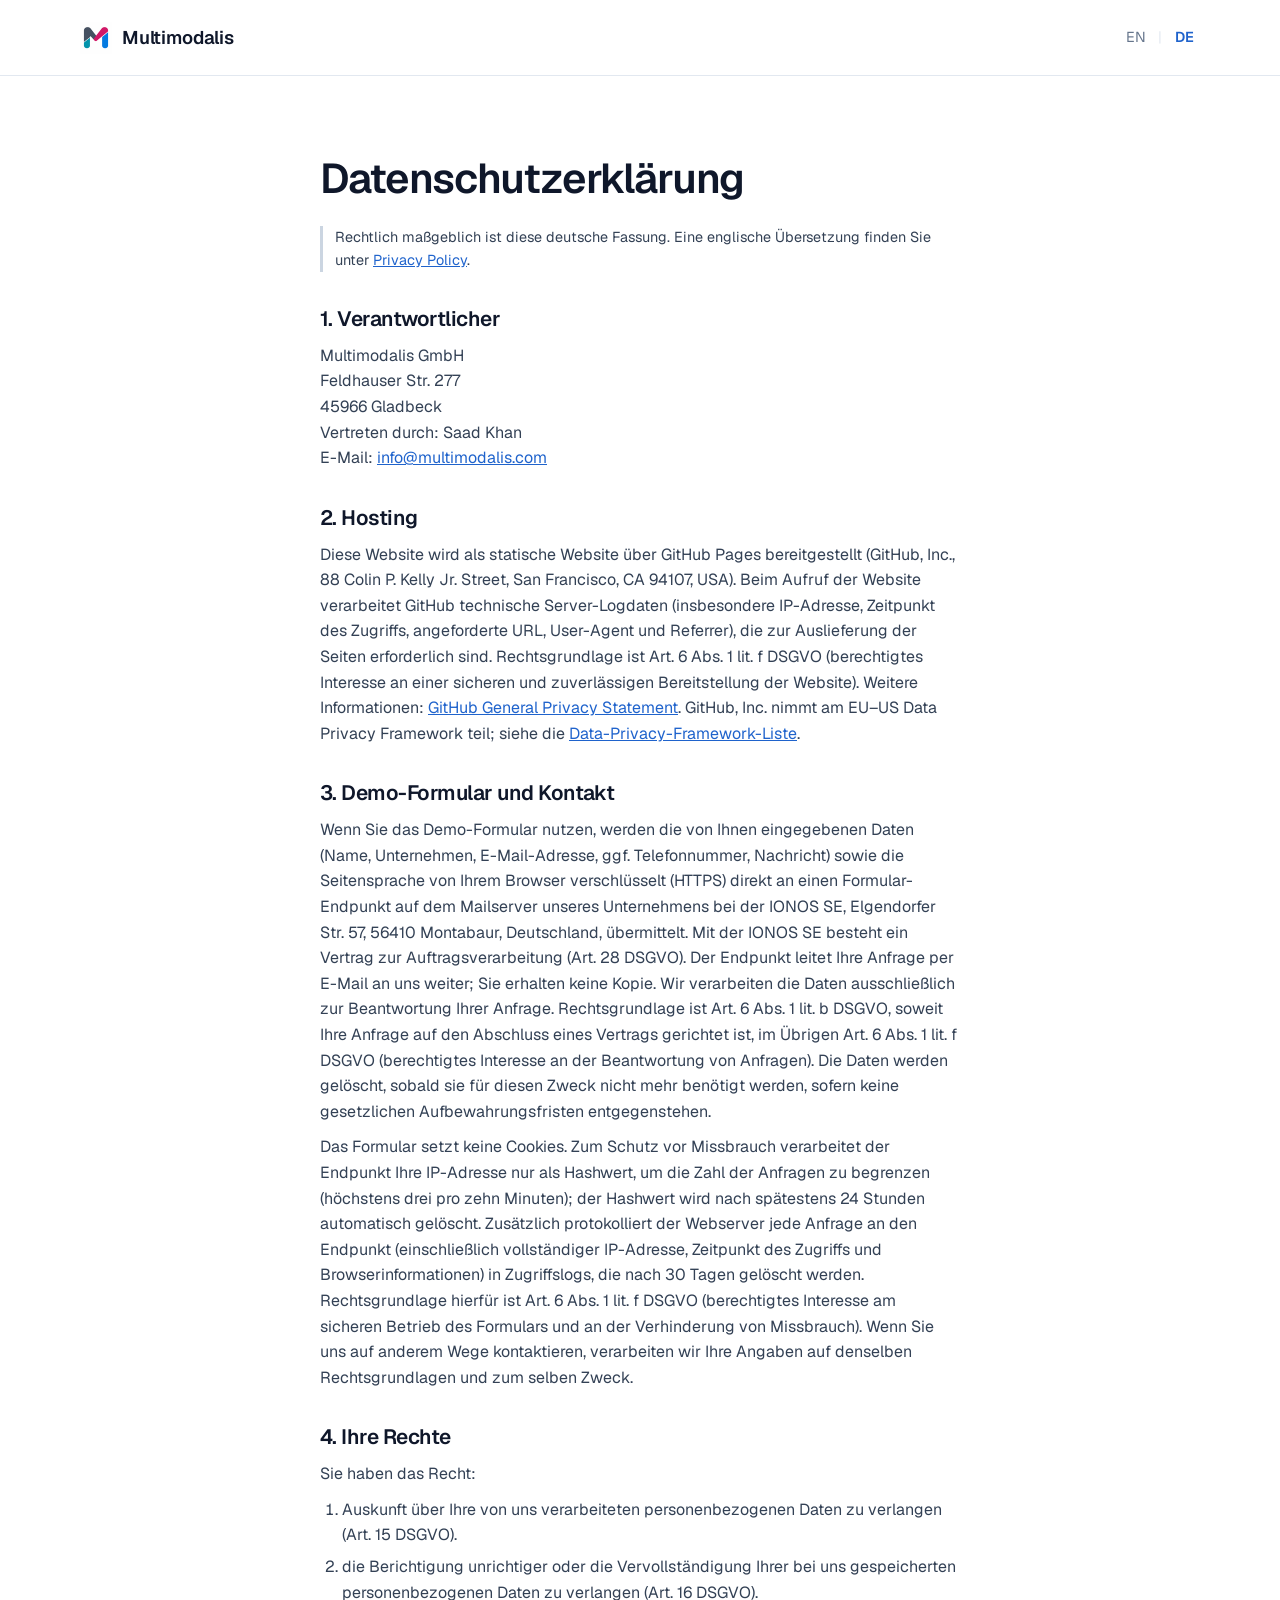
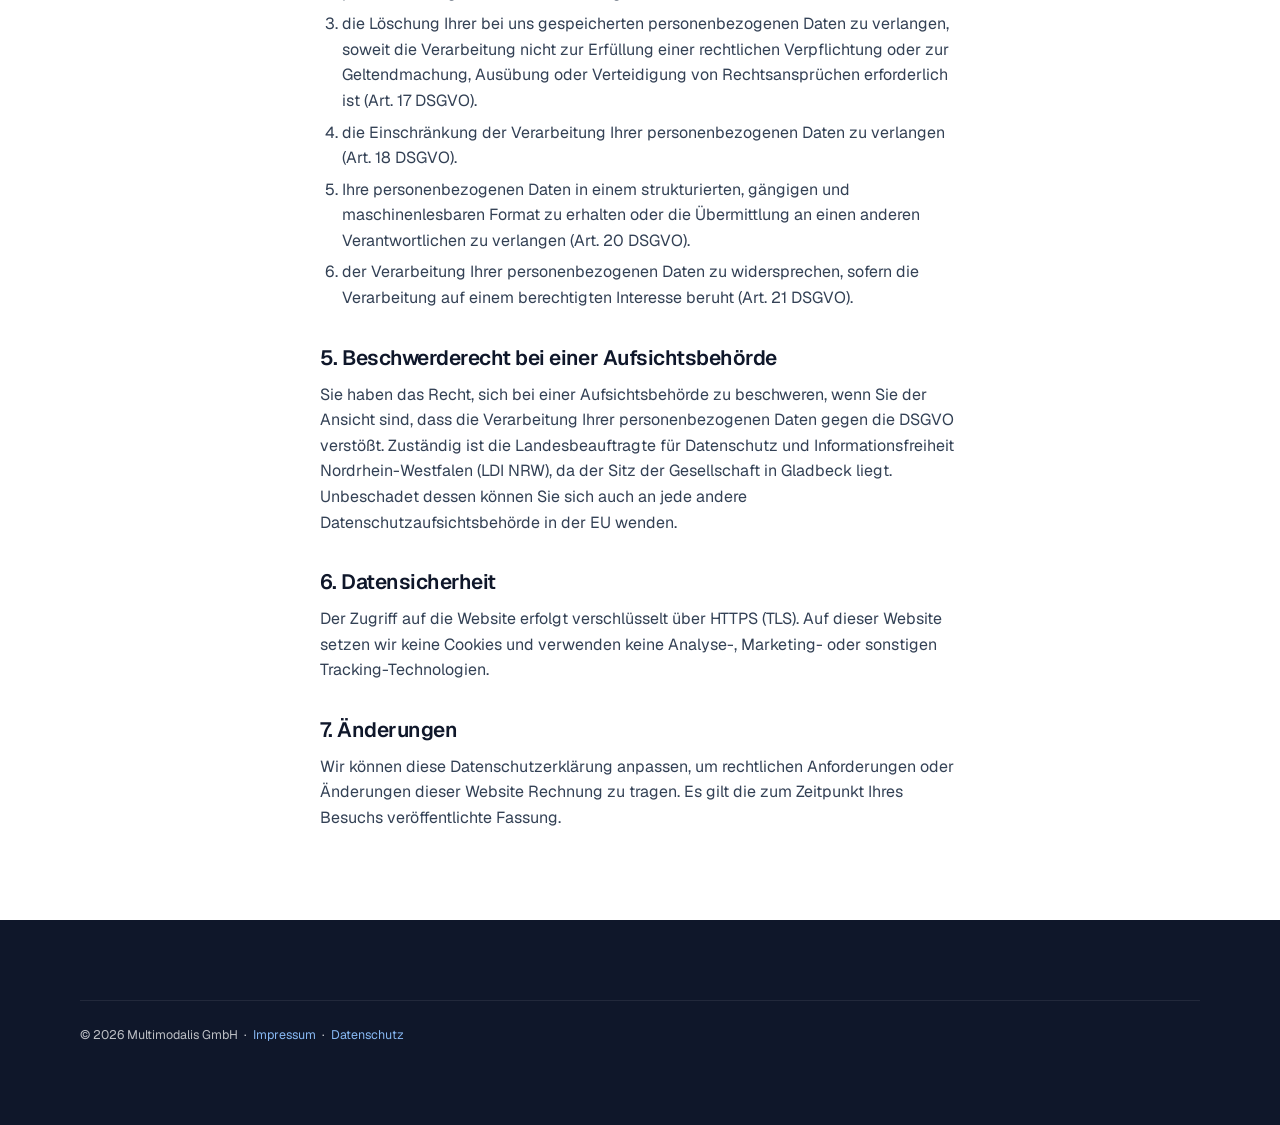
<file: site/de/datenschutz/index.html>
<!DOCTYPE html>
<html lang="de">
<head>
<meta charset="utf-8">
<meta name="viewport" content="width=device-width, initial-scale=1">
<meta http-equiv="Content-Security-Policy" content="default-src 'self'; img-src 'self' data: blob:; style-src 'self'; script-src 'self'; font-src 'self'; connect-src 'self'; object-src 'none'; base-uri 'self'; form-action 'none'">
<meta name="referrer" content="strict-origin-when-cross-origin">
<title>Datenschutz – Multimodalis</title>
<meta name="description" content="Datenschutz">

<link rel="canonical" href="https://multimodalis.com/de/datenschutz/">
<link rel="alternate" hreflang="de" href="https://multimodalis.com/de/datenschutz/"><link rel="alternate" hreflang="en" href="https://multimodalis.com/en/privacy/"><link rel="alternate" hreflang="x-default" href="https://multimodalis.com/en/privacy/">
<meta property="og:type" content="website"><meta property="og:site_name" content="Multimodalis"><meta property="og:title" content="Datenschutz – Multimodalis"><meta property="og:description" content="Datenschutz"><meta property="og:url" content="https://multimodalis.com/de/datenschutz/"><meta property="og:image" content="https://multimodalis.com/assets/img/multimodalis-og.png"><meta property="og:locale" content="de_DE">
<meta name="theme-color" content="#FFFFFF">
<link rel="icon" href="../../favicon.ico" sizes="any">
<link rel="icon" type="image/png" sizes="32x32" href="../../assets/favicon/multimodalis-favicon-32.png">
<link rel="apple-touch-icon" href="../../assets/favicon/apple-touch-icon.png">
<link rel="manifest" href="../../site.webmanifest">
<link rel="preload" href="../../assets/fonts/multimodalis-Geist-Variable.woff2" as="font" type="font/woff2" crossorigin>
<link rel="stylesheet" href="../../assets/css/site.css">
<script src="../../assets/js/main.js" defer></script>
</head>
<body>
<a class="skip-link" href="#main">Zum Inhalt springen</a>
<nav class="site-nav" aria-label="Hauptnavigation"><div class="nav-inner"><a class="nav-logo" href="../../de/"><img src="../../assets/logo/multimodalis-logo-64.png" alt="" width="32" height="32">Multimodalis</a>
<div class="nav-cta"><div class="lang-toggle" role="group" aria-label="Language / Sprache"><a class="lang-btn" href="../../en/privacy/" hreflang="en" lang="en" >EN</a><span class="lang-sep" aria-hidden="true">|</span><a class="lang-btn" href="../../de/datenschutz/" hreflang="de" lang="de" aria-current="true">DE</a></div></div></div></nav>
<main id="main" class="legal"><div class="container container-narrow">
<h1>Datenschutzerklärung</h1>
<p class="legal-src">Rechtlich maßgeblich ist diese deutsche Fassung. Eine englische Übersetzung finden Sie unter <a href="../../en/privacy/">Privacy Policy</a>.</p>
<h2>1. Verantwortlicher</h2>
<p>Multimodalis GmbH<br>Feldhauser Str. 277<br>45966 Gladbeck<br>Vertreten durch: Saad Khan<br>E-Mail: <a href="mailto:info@multimodalis.com">info@multimodalis.com</a></p>
<h2>2. Hosting</h2>
<p>Diese Website wird als statische Website über GitHub Pages bereitgestellt (GitHub, Inc., 88 Colin P. Kelly Jr. Street, San Francisco, CA 94107, USA). Beim Aufruf der Website verarbeitet GitHub technische Server-Logdaten (insbesondere IP-Adresse, Zeitpunkt des Zugriffs, angeforderte URL, User-Agent und Referrer), die zur Auslieferung der Seiten erforderlich sind. Rechtsgrundlage ist Art. 6 Abs. 1 lit. f DSGVO (berechtigtes Interesse an einer sicheren und zuverlässigen Bereitstellung der Website). Weitere Informationen: <a href="https://docs.github.com/en/site-policy/privacy-policies/github-general-privacy-statement" rel="noopener noreferrer">GitHub General Privacy Statement</a>. GitHub, Inc. nimmt am EU–US Data Privacy Framework teil; siehe die <a href="https://www.dataprivacyframework.gov/list" rel="noopener noreferrer">Data-Privacy-Framework-Liste</a>.</p>
<!-- Abschnitt 3 Entwurf 2026-11-03 (Pagemaster): anwaltliche Prüfung erforderlich. -->
<h2>3. Demo-Formular und Kontakt</h2>
<p>Wenn Sie das Demo-Formular nutzen, werden die von Ihnen eingegebenen Daten (Name, Unternehmen, E-Mail-Adresse, ggf. Telefonnummer, Nachricht) sowie die Seitensprache von Ihrem Browser verschlüsselt (HTTPS) direkt an einen Formular-Endpunkt auf dem Mailserver unseres Unternehmens bei der IONOS SE, Elgendorfer Str. 57, 56410 Montabaur, Deutschland, übermittelt. Mit der IONOS SE besteht ein Vertrag zur Auftragsverarbeitung (Art. 28 DSGVO). Der Endpunkt leitet Ihre Anfrage per E-Mail an uns weiter; Sie erhalten keine Kopie. Wir verarbeiten die Daten ausschließlich zur Beantwortung Ihrer Anfrage. Rechtsgrundlage ist Art. 6 Abs. 1 lit. b DSGVO, soweit Ihre Anfrage auf den Abschluss eines Vertrags gerichtet ist, im Übrigen Art. 6 Abs. 1 lit. f DSGVO (berechtigtes Interesse an der Beantwortung von Anfragen). Die Daten werden gelöscht, sobald sie für diesen Zweck nicht mehr benötigt werden, sofern keine gesetzlichen Aufbewahrungsfristen entgegenstehen.</p>
<p>Das Formular setzt keine Cookies. Zum Schutz vor Missbrauch verarbeitet der Endpunkt Ihre IP-Adresse nur als Hashwert, um die Zahl der Anfragen zu begrenzen (höchstens drei pro zehn Minuten); der Hashwert wird nach spätestens 24 Stunden automatisch gelöscht. Zusätzlich protokolliert der Webserver jede Anfrage an den Endpunkt (einschließlich vollständiger IP-Adresse, Zeitpunkt des Zugriffs und Browserinformationen) in Zugriffslogs, die nach 30 Tagen gelöscht werden. Rechtsgrundlage hierfür ist Art. 6 Abs. 1 lit. f DSGVO (berechtigtes Interesse am sicheren Betrieb des Formulars und an der Verhinderung von Missbrauch). Wenn Sie uns auf anderem Wege kontaktieren, verarbeiten wir Ihre Angaben auf denselben Rechtsgrundlagen und zum selben Zweck.</p>
<h2>4. Ihre Rechte</h2>
<p>Sie haben das Recht:</p>
<ol class="legal-list">
<li>Auskunft über Ihre von uns verarbeiteten personenbezogenen Daten zu verlangen (Art. 15 DSGVO).</li>
<li>die Berichtigung unrichtiger oder die Vervollständigung Ihrer bei uns gespeicherten personenbezogenen Daten zu verlangen (Art. 16 DSGVO).</li>
<li>die Löschung Ihrer bei uns gespeicherten personenbezogenen Daten zu verlangen, soweit die Verarbeitung nicht zur Erfüllung einer rechtlichen Verpflichtung oder zur Geltendmachung, Ausübung oder Verteidigung von Rechtsansprüchen erforderlich ist (Art. 17 DSGVO).</li>
<li>die Einschränkung der Verarbeitung Ihrer personenbezogenen Daten zu verlangen (Art. 18 DSGVO).</li>
<li>Ihre personenbezogenen Daten in einem strukturierten, gängigen und maschinenlesbaren Format zu erhalten oder die Übermittlung an einen anderen Verantwortlichen zu verlangen (Art. 20 DSGVO).</li>
<li>der Verarbeitung Ihrer personenbezogenen Daten zu widersprechen, sofern die Verarbeitung auf einem berechtigten Interesse beruht (Art. 21 DSGVO).</li>
</ol>
<h2>5. Beschwerderecht bei einer Aufsichtsbehörde</h2>
<p>Sie haben das Recht, sich bei einer Aufsichtsbehörde zu beschweren, wenn Sie der Ansicht sind, dass die Verarbeitung Ihrer personenbezogenen Daten gegen die DSGVO verstößt. Zuständig ist die Landesbeauftragte für Datenschutz und Informationsfreiheit Nordrhein-Westfalen (LDI NRW), da der Sitz der Gesellschaft in Gladbeck liegt. Unbeschadet dessen können Sie sich auch an jede andere Datenschutzaufsichtsbehörde in der EU wenden.</p>
<h2>6. Datensicherheit</h2>
<p>Der Zugriff auf die Website erfolgt verschlüsselt über HTTPS (TLS). Auf dieser Website setzen wir keine Cookies und verwenden keine Analyse-, Marketing- oder sonstigen Tracking-Technologien.</p>
<h2>7. Änderungen</h2>
<p>Wir können diese Datenschutzerklärung anpassen, um rechtlichen Anforderungen oder Änderungen dieser Website Rechnung zu tragen. Es gilt die zum Zeitpunkt Ihres Besuchs veröffentlichte Fassung.</p>
</div></main>
<footer><div class="container"><div class="footer-bottom"><div class="footer-copy">© <span id="footer-year">2026</span> Multimodalis GmbH &nbsp;·&nbsp; <a href="../../de/impressum/">Impressum</a> &nbsp;·&nbsp; <a href="../../de/datenschutz/">Datenschutz</a></div></div></div></footer>
</body>
</html>
</file>
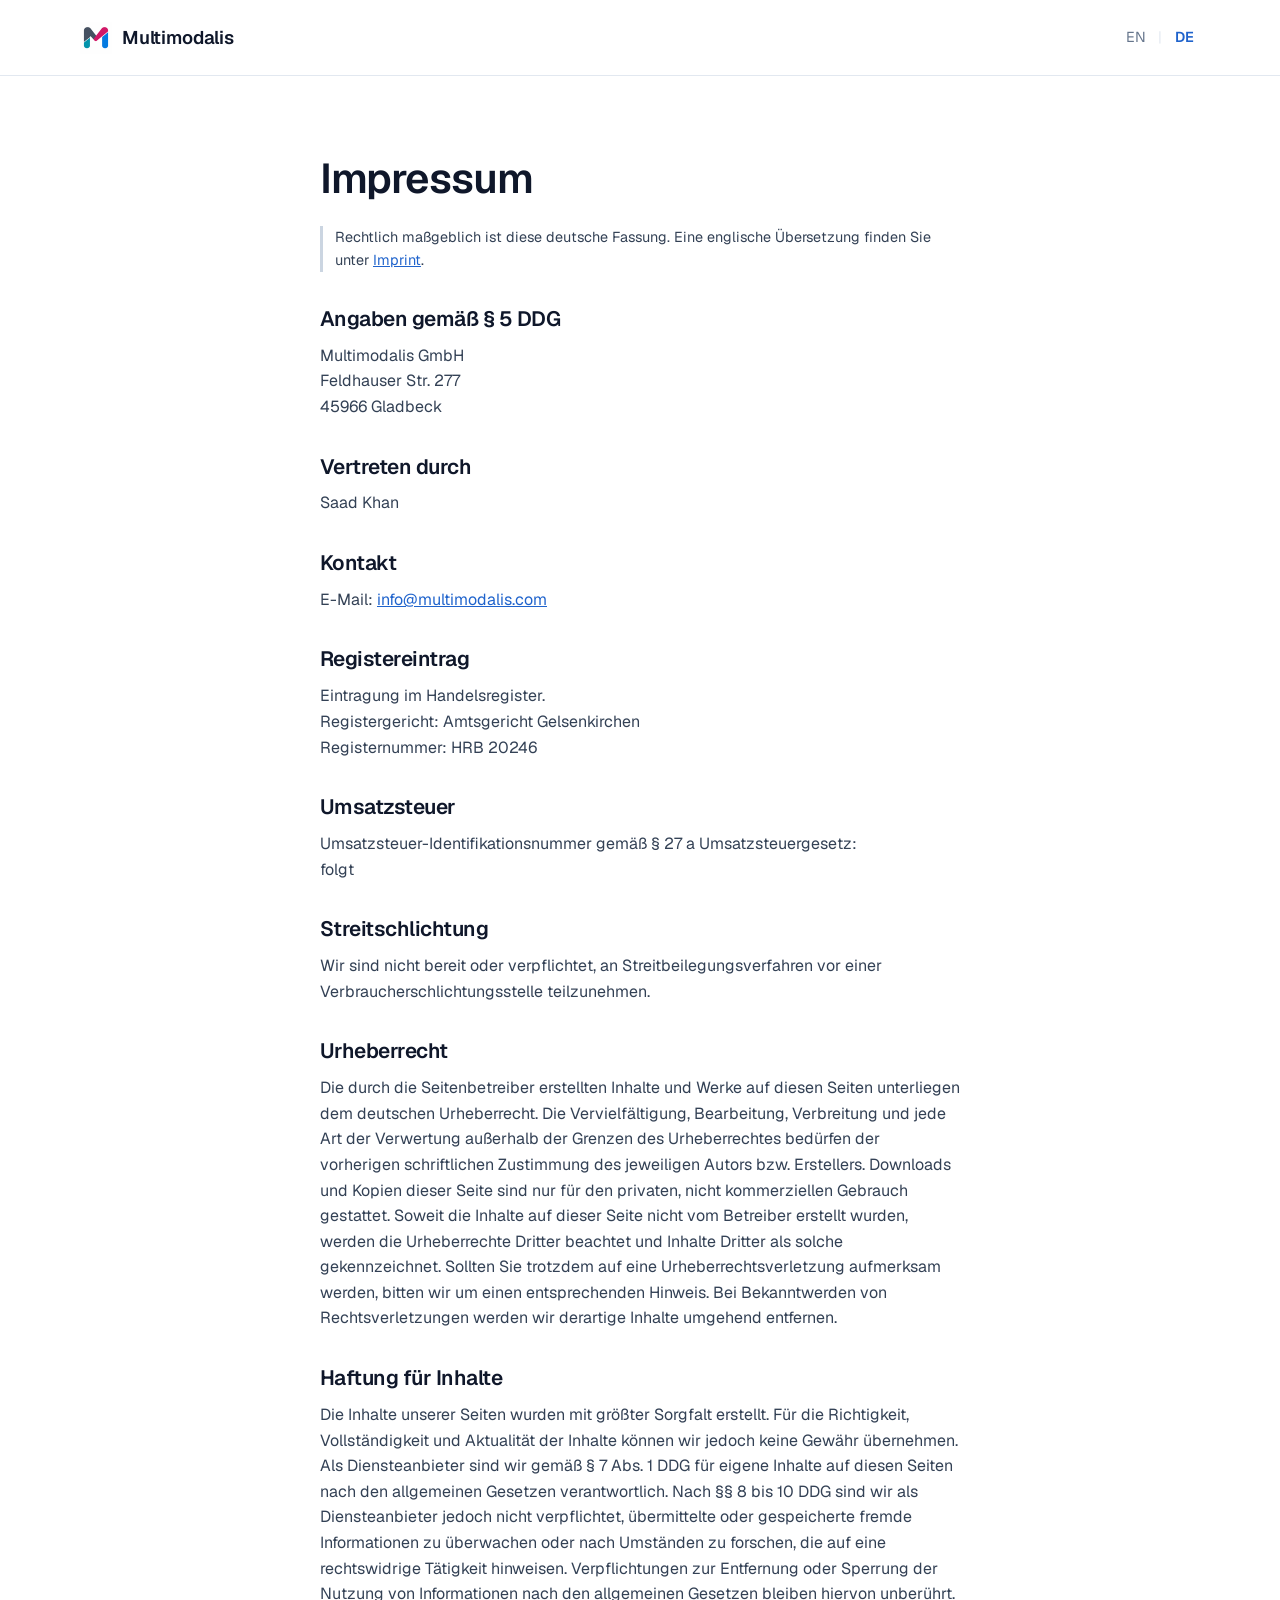
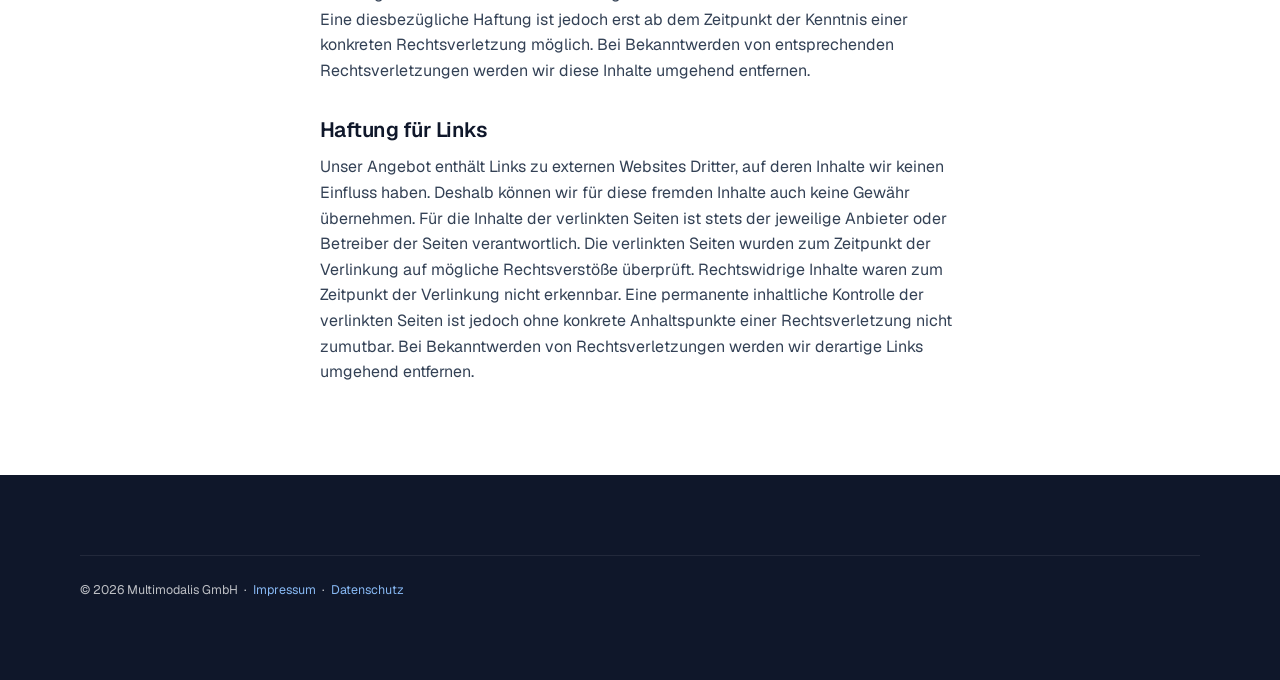
<file: site/de/impressum/index.html>
<!DOCTYPE html>
<html lang="de">
<head>
<meta charset="utf-8">
<meta name="viewport" content="width=device-width, initial-scale=1">
<meta http-equiv="Content-Security-Policy" content="default-src 'self'; img-src 'self' data: blob:; style-src 'self'; script-src 'self'; font-src 'self'; connect-src 'self'; object-src 'none'; base-uri 'self'; form-action 'none'">
<meta name="referrer" content="strict-origin-when-cross-origin">
<title>Impressum – Multimodalis</title>
<meta name="description" content="Impressum">

<link rel="canonical" href="https://multimodalis.com/de/impressum/">
<link rel="alternate" hreflang="de" href="https://multimodalis.com/de/impressum/"><link rel="alternate" hreflang="en" href="https://multimodalis.com/en/imprint/"><link rel="alternate" hreflang="x-default" href="https://multimodalis.com/en/imprint/">
<meta property="og:type" content="website"><meta property="og:site_name" content="Multimodalis"><meta property="og:title" content="Impressum – Multimodalis"><meta property="og:description" content="Impressum"><meta property="og:url" content="https://multimodalis.com/de/impressum/"><meta property="og:image" content="https://multimodalis.com/assets/img/multimodalis-og.png"><meta property="og:locale" content="de_DE">
<meta name="theme-color" content="#FFFFFF">
<link rel="icon" href="../../favicon.ico" sizes="any">
<link rel="icon" type="image/png" sizes="32x32" href="../../assets/favicon/multimodalis-favicon-32.png">
<link rel="apple-touch-icon" href="../../assets/favicon/apple-touch-icon.png">
<link rel="manifest" href="../../site.webmanifest">
<link rel="preload" href="../../assets/fonts/multimodalis-Geist-Variable.woff2" as="font" type="font/woff2" crossorigin>
<link rel="stylesheet" href="../../assets/css/site.css">
<script src="../../assets/js/main.js" defer></script>
</head>
<body>
<a class="skip-link" href="#main">Zum Inhalt springen</a>
<nav class="site-nav" aria-label="Hauptnavigation"><div class="nav-inner"><a class="nav-logo" href="../../de/"><img src="../../assets/logo/multimodalis-logo-64.png" alt="" width="32" height="32">Multimodalis</a>
<div class="nav-cta"><div class="lang-toggle" role="group" aria-label="Language / Sprache"><a class="lang-btn" href="../../en/imprint/" hreflang="en" lang="en" >EN</a><span class="lang-sep" aria-hidden="true">|</span><a class="lang-btn" href="../../de/impressum/" hreflang="de" lang="de" aria-current="true">DE</a></div></div></div></nav>
<main id="main" class="legal"><div class="container container-narrow">
<h1>Impressum</h1>
<p class="legal-src">Rechtlich maßgeblich ist diese deutsche Fassung. Eine englische Übersetzung finden Sie unter <a href="../../en/imprint/">Imprint</a>.</p>
<h2>Angaben gemäß § 5 DDG</h2>
<p>Multimodalis GmbH<br>Feldhauser Str. 277<br>45966 Gladbeck</p>
<h2>Vertreten durch</h2>
<p>Saad Khan</p>
<h2>Kontakt</h2>
<p>E-Mail: <a href="mailto:info@multimodalis.com">info@multimodalis.com</a></p>
<h2>Registereintrag</h2>
<p>Eintragung im Handelsregister.<br>Registergericht: Amtsgericht Gelsenkirchen<br>Registernummer: HRB 20246</p>
<h2>Umsatzsteuer</h2>
<p>Umsatzsteuer-Identifikationsnummer gemäß §&nbsp;27&nbsp;a Umsatzsteuergesetz:<br>folgt</p>
<h2>Streitschlichtung</h2>
<p>Wir sind nicht bereit oder verpflichtet, an Streitbeilegungsverfahren vor einer Verbraucherschlichtungsstelle teilzunehmen.</p>
<h2>Urheberrecht</h2>
<p>Die durch die Seitenbetreiber erstellten Inhalte und Werke auf diesen Seiten unterliegen dem deutschen Urheberrecht. Die Vervielfältigung, Bearbeitung, Verbreitung und jede Art der Verwertung außerhalb der Grenzen des Urheberrechtes bedürfen der vorherigen schriftlichen Zustimmung des jeweiligen Autors bzw. Erstellers. Downloads und Kopien dieser Seite sind nur für den privaten, nicht kommerziellen Gebrauch gestattet. Soweit die Inhalte auf dieser Seite nicht vom Betreiber erstellt wurden, werden die Urheberrechte Dritter beachtet und Inhalte Dritter als solche gekennzeichnet. Sollten Sie trotzdem auf eine Urheberrechtsverletzung aufmerksam werden, bitten wir um einen entsprechenden Hinweis. Bei Bekanntwerden von Rechtsverletzungen werden wir derartige Inhalte umgehend entfernen.</p>
<h2>Haftung für Inhalte</h2>
<p>Die Inhalte unserer Seiten wurden mit größter Sorgfalt erstellt. Für die Richtigkeit, Vollständigkeit und Aktualität der Inhalte können wir jedoch keine Gewähr übernehmen. Als Diensteanbieter sind wir gemäß § 7 Abs. 1 DDG für eigene Inhalte auf diesen Seiten nach den allgemeinen Gesetzen verantwortlich. Nach §§ 8 bis 10 DDG sind wir als Diensteanbieter jedoch nicht verpflichtet, übermittelte oder gespeicherte fremde Informationen zu überwachen oder nach Umständen zu forschen, die auf eine rechtswidrige Tätigkeit hinweisen. Verpflichtungen zur Entfernung oder Sperrung der Nutzung von Informationen nach den allgemeinen Gesetzen bleiben hiervon unberührt. Eine diesbezügliche Haftung ist jedoch erst ab dem Zeitpunkt der Kenntnis einer konkreten Rechtsverletzung möglich. Bei Bekanntwerden von entsprechenden Rechtsverletzungen werden wir diese Inhalte umgehend entfernen.</p>
<h2>Haftung für Links</h2>
<p>Unser Angebot enthält Links zu externen Websites Dritter, auf deren Inhalte wir keinen Einfluss haben. Deshalb können wir für diese fremden Inhalte auch keine Gewähr übernehmen. Für die Inhalte der verlinkten Seiten ist stets der jeweilige Anbieter oder Betreiber der Seiten verantwortlich. Die verlinkten Seiten wurden zum Zeitpunkt der Verlinkung auf mögliche Rechtsverstöße überprüft. Rechtswidrige Inhalte waren zum Zeitpunkt der Verlinkung nicht erkennbar. Eine permanente inhaltliche Kontrolle der verlinkten Seiten ist jedoch ohne konkrete Anhaltspunkte einer Rechtsverletzung nicht zumutbar. Bei Bekanntwerden von Rechtsverletzungen werden wir derartige Links umgehend entfernen.</p>
</div></main>
<footer><div class="container"><div class="footer-bottom"><div class="footer-copy">© <span id="footer-year">2026</span> Multimodalis GmbH &nbsp;·&nbsp; <a href="../../de/impressum/">Impressum</a> &nbsp;·&nbsp; <a href="../../de/datenschutz/">Datenschutz</a></div></div></div></footer>
</body>
</html>
</file>
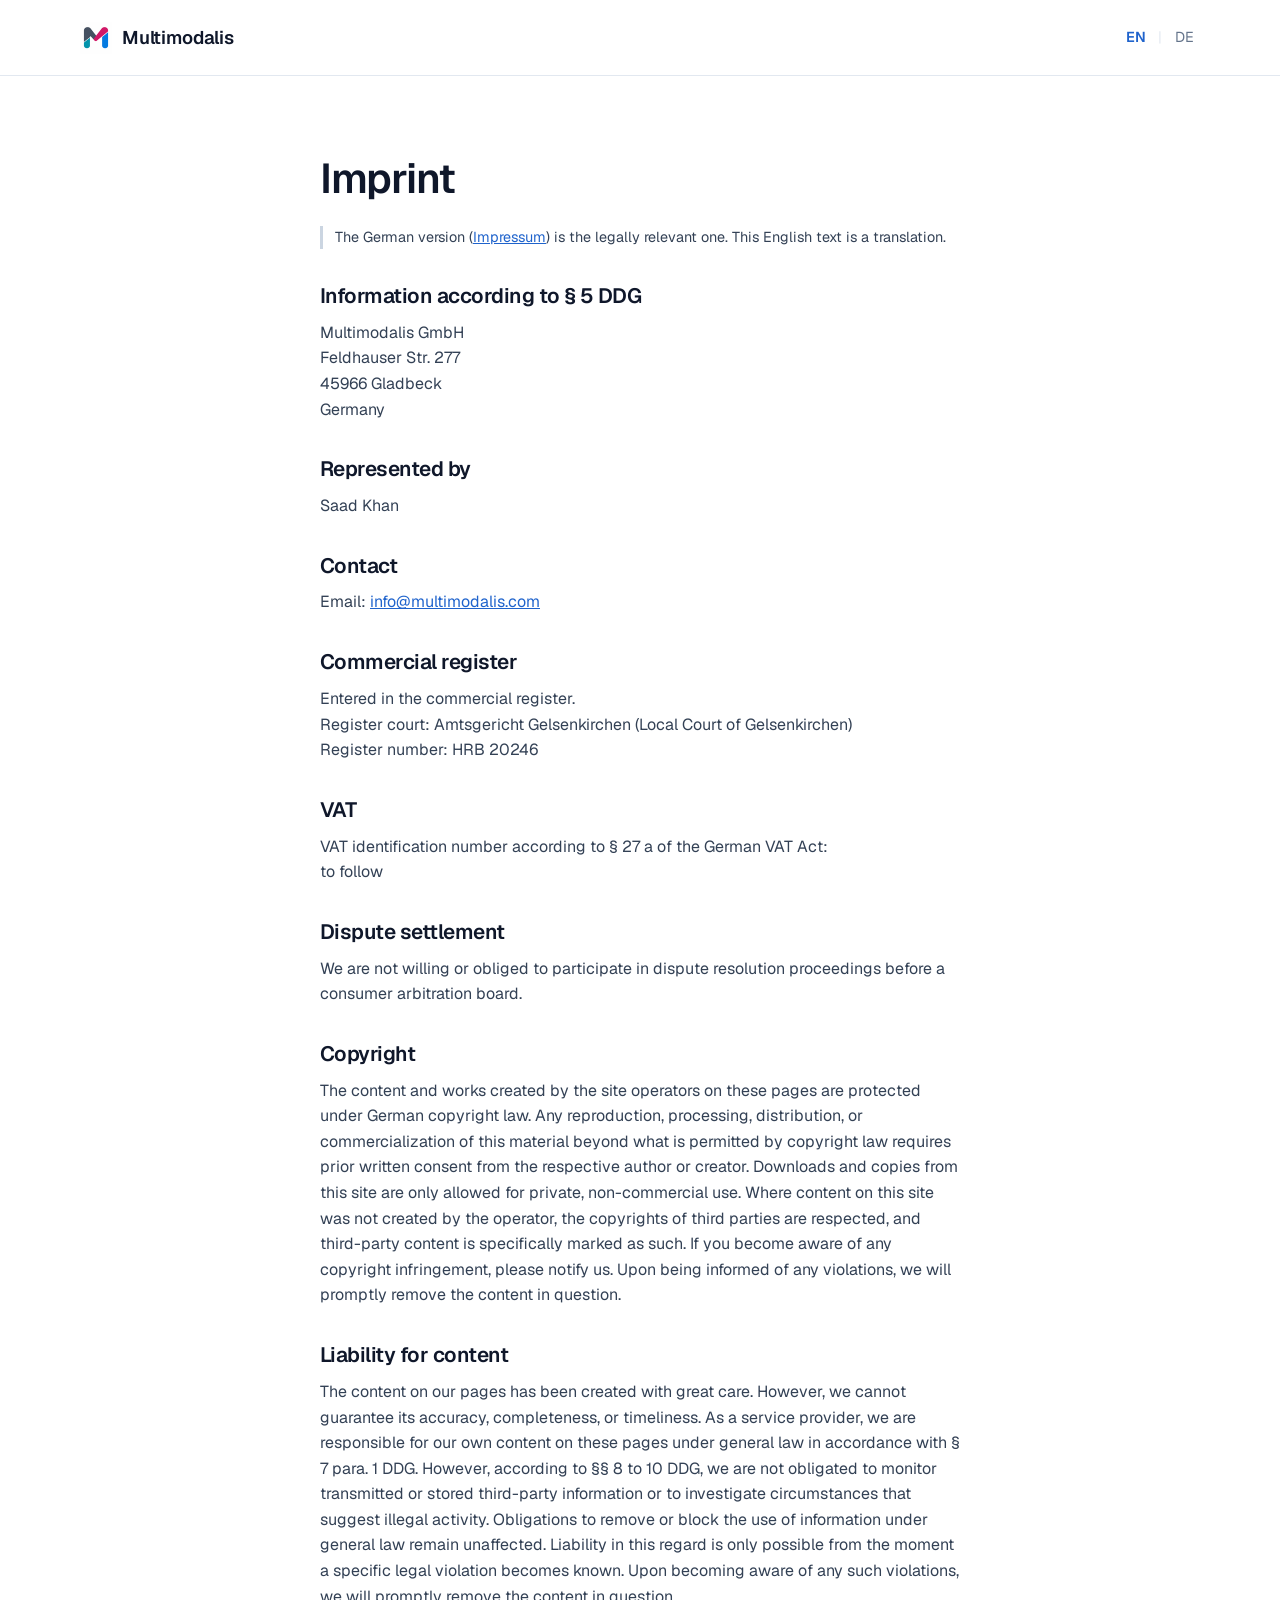
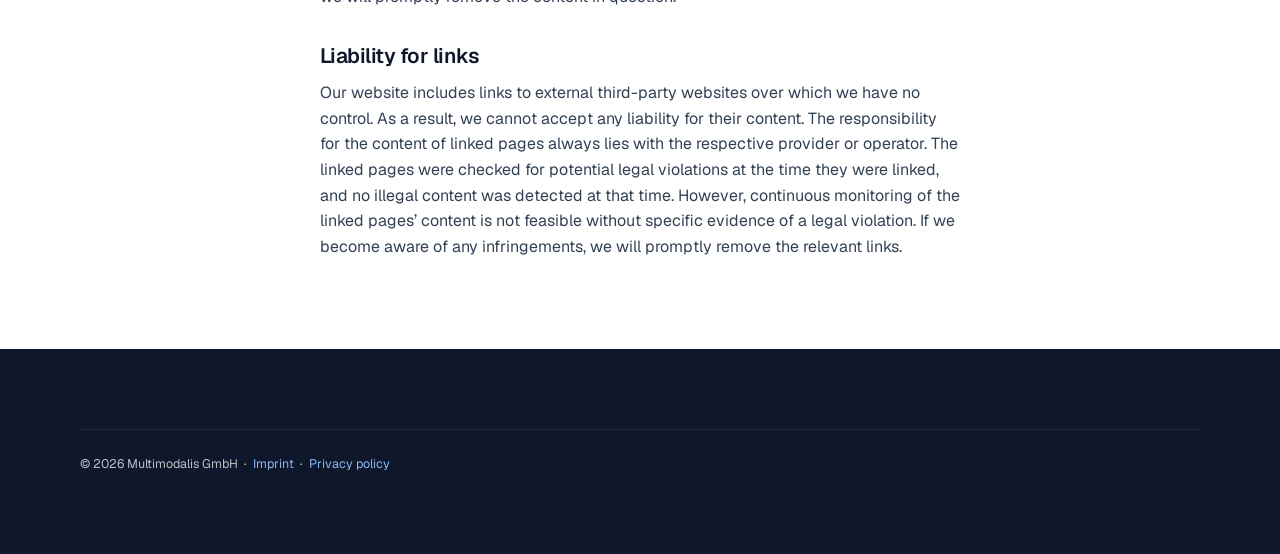
<file: site/en/imprint/index.html>
<!DOCTYPE html>
<html lang="en">
<head>
<meta charset="utf-8">
<meta name="viewport" content="width=device-width, initial-scale=1">
<meta http-equiv="Content-Security-Policy" content="default-src 'self'; img-src 'self' data: blob:; style-src 'self'; script-src 'self'; font-src 'self'; connect-src 'self'; object-src 'none'; base-uri 'self'; form-action 'none'">
<meta name="referrer" content="strict-origin-when-cross-origin">
<title>Imprint – Multimodalis</title>
<meta name="description" content="Imprint">

<link rel="canonical" href="https://multimodalis.com/en/imprint/">
<link rel="alternate" hreflang="en" href="https://multimodalis.com/en/imprint/"><link rel="alternate" hreflang="de" href="https://multimodalis.com/de/impressum/"><link rel="alternate" hreflang="x-default" href="https://multimodalis.com/en/imprint/">
<meta property="og:type" content="website"><meta property="og:site_name" content="Multimodalis"><meta property="og:title" content="Imprint – Multimodalis"><meta property="og:description" content="Imprint"><meta property="og:url" content="https://multimodalis.com/en/imprint/"><meta property="og:image" content="https://multimodalis.com/assets/img/multimodalis-og.png"><meta property="og:locale" content="en_US">
<meta name="theme-color" content="#FFFFFF">
<link rel="icon" href="../../favicon.ico" sizes="any">
<link rel="icon" type="image/png" sizes="32x32" href="../../assets/favicon/multimodalis-favicon-32.png">
<link rel="apple-touch-icon" href="../../assets/favicon/apple-touch-icon.png">
<link rel="manifest" href="../../site.webmanifest">
<link rel="preload" href="../../assets/fonts/multimodalis-Geist-Variable.woff2" as="font" type="font/woff2" crossorigin>
<link rel="stylesheet" href="../../assets/css/site.css">
<script src="../../assets/js/main.js" defer></script>
</head>
<body>
<a class="skip-link" href="#main">Skip to content</a>
<nav class="site-nav" aria-label="Main"><div class="nav-inner"><a class="nav-logo" href="../../en/"><img src="../../assets/logo/multimodalis-logo-64.png" alt="" width="32" height="32">Multimodalis</a>
<div class="nav-cta"><div class="lang-toggle" role="group" aria-label="Language / Sprache"><a class="lang-btn" href="../../en/imprint/" hreflang="en" lang="en" aria-current="true">EN</a><span class="lang-sep" aria-hidden="true">|</span><a class="lang-btn" href="../../de/impressum/" hreflang="de" lang="de" >DE</a></div></div></div></nav>
<main id="main" class="legal"><div class="container container-narrow">
<h1>Imprint</h1>
<p class="legal-src">The German version (<a href="../../de/impressum/">Impressum</a>) is the legally relevant one. This English text is a translation.</p>
<h2>Information according to § 5 DDG</h2>
<p>Multimodalis GmbH<br>Feldhauser Str. 277<br>45966 Gladbeck<br>Germany</p>
<h2>Represented by</h2>
<p>Saad Khan</p>
<h2>Contact</h2>
<p>Email: <a href="mailto:info@multimodalis.com">info@multimodalis.com</a></p>
<h2>Commercial register</h2>
<p>Entered in the commercial register.<br>Register court: Amtsgericht Gelsenkirchen (Local Court of Gelsenkirchen)<br>Register number: HRB 20246</p>
<h2>VAT</h2>
<p>VAT identification number according to §&nbsp;27&nbsp;a of the German VAT Act:<br>to follow</p>
<h2>Dispute settlement</h2>
<p>We are not willing or obliged to participate in dispute resolution proceedings before a consumer arbitration board.</p>
<h2>Copyright</h2>
<p>The content and works created by the site operators on these pages are protected under German copyright law. Any reproduction, processing, distribution, or commercialization of this material beyond what is permitted by copyright law requires prior written consent from the respective author or creator. Downloads and copies from this site are only allowed for private, non-commercial use. Where content on this site was not created by the operator, the copyrights of third parties are respected, and third-party content is specifically marked as such. If you become aware of any copyright infringement, please notify us. Upon being informed of any violations, we will promptly remove the content in question.</p>
<h2>Liability for content</h2>
<p>The content on our pages has been created with great care. However, we cannot guarantee its accuracy, completeness, or timeliness. As a service provider, we are responsible for our own content on these pages under general law in accordance with § 7 para. 1 DDG. However, according to §§ 8 to 10 DDG, we are not obligated to monitor transmitted or stored third-party information or to investigate circumstances that suggest illegal activity. Obligations to remove or block the use of information under general law remain unaffected. Liability in this regard is only possible from the moment a specific legal violation becomes known. Upon becoming aware of any such violations, we will promptly remove the content in question.</p>
<h2>Liability for links</h2>
<p>Our website includes links to external third-party websites over which we have no control. As a result, we cannot accept any liability for their content. The responsibility for the content of linked pages always lies with the respective provider or operator. The linked pages were checked for potential legal violations at the time they were linked, and no illegal content was detected at that time. However, continuous monitoring of the linked pages’ content is not feasible without specific evidence of a legal violation. If we become aware of any infringements, we will promptly remove the relevant links.</p>
</div></main>
<footer><div class="container"><div class="footer-bottom"><div class="footer-copy">© <span id="footer-year">2026</span> Multimodalis GmbH &nbsp;·&nbsp; <a href="../../en/imprint/">Imprint</a> &nbsp;·&nbsp; <a href="../../en/privacy/">Privacy policy</a></div></div></div></footer>
</body>
</html>
</file>
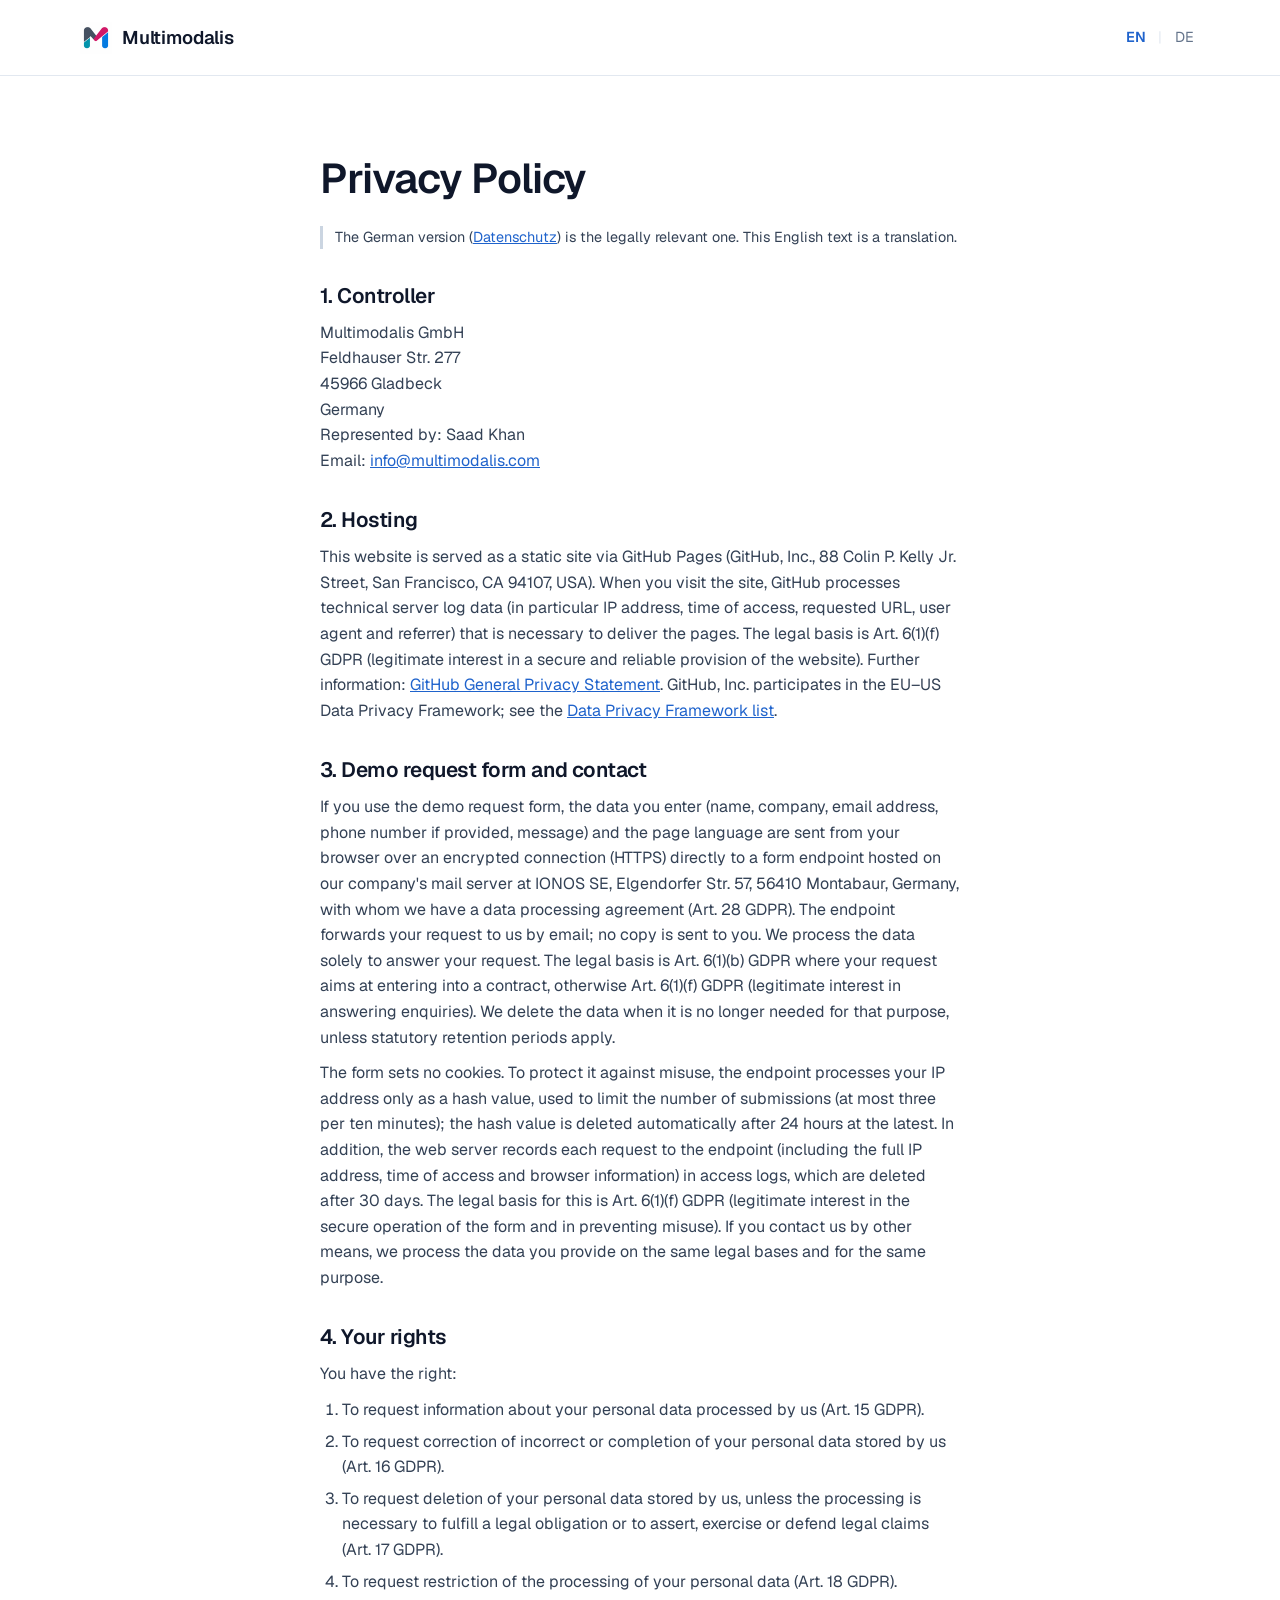
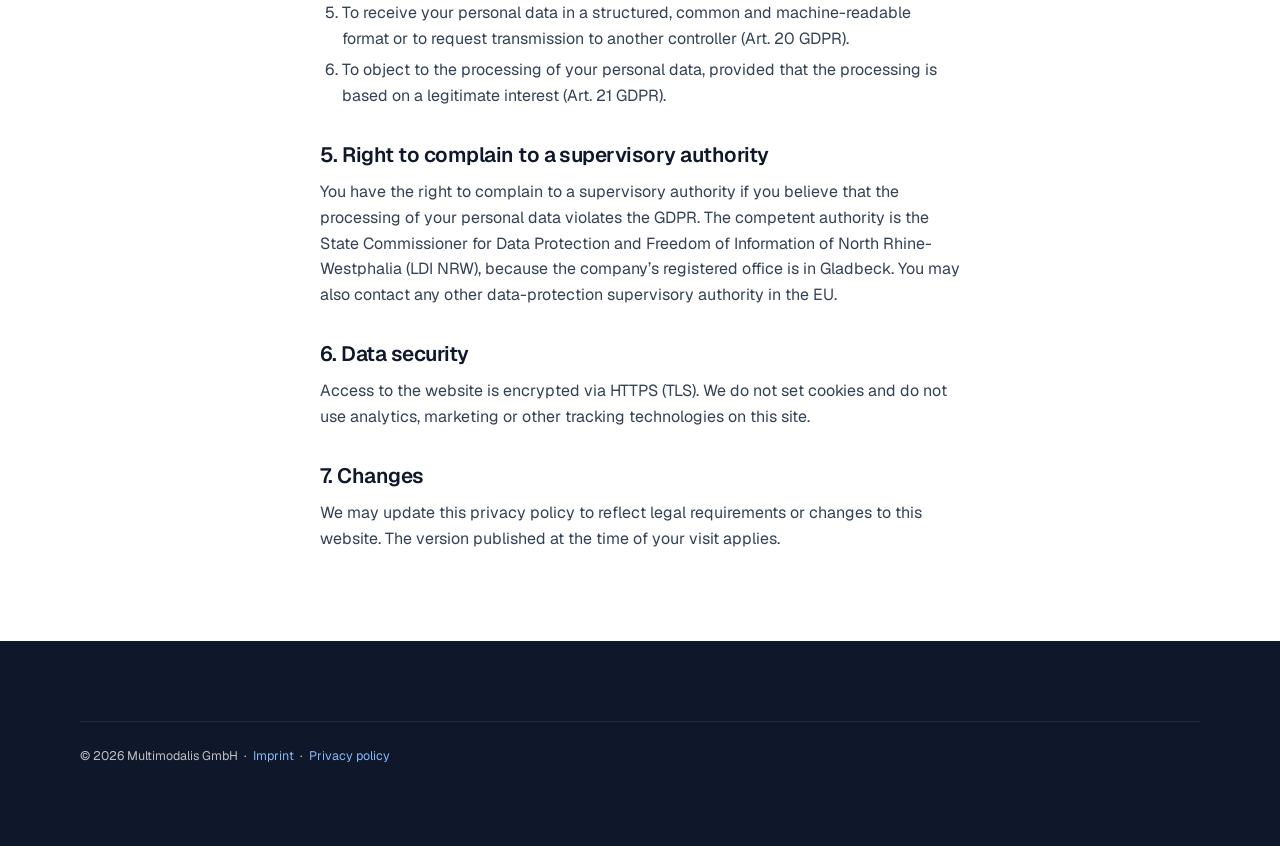
<file: site/en/privacy/index.html>
<!DOCTYPE html>
<html lang="en">
<head>
<meta charset="utf-8">
<meta name="viewport" content="width=device-width, initial-scale=1">
<meta http-equiv="Content-Security-Policy" content="default-src 'self'; img-src 'self' data: blob:; style-src 'self'; script-src 'self'; font-src 'self'; connect-src 'self'; object-src 'none'; base-uri 'self'; form-action 'none'">
<meta name="referrer" content="strict-origin-when-cross-origin">
<title>Privacy policy – Multimodalis</title>
<meta name="description" content="Privacy policy">

<link rel="canonical" href="https://multimodalis.com/en/privacy/">
<link rel="alternate" hreflang="en" href="https://multimodalis.com/en/privacy/"><link rel="alternate" hreflang="de" href="https://multimodalis.com/de/datenschutz/"><link rel="alternate" hreflang="x-default" href="https://multimodalis.com/en/privacy/">
<meta property="og:type" content="website"><meta property="og:site_name" content="Multimodalis"><meta property="og:title" content="Privacy policy – Multimodalis"><meta property="og:description" content="Privacy policy"><meta property="og:url" content="https://multimodalis.com/en/privacy/"><meta property="og:image" content="https://multimodalis.com/assets/img/multimodalis-og.png"><meta property="og:locale" content="en_US">
<meta name="theme-color" content="#FFFFFF">
<link rel="icon" href="../../favicon.ico" sizes="any">
<link rel="icon" type="image/png" sizes="32x32" href="../../assets/favicon/multimodalis-favicon-32.png">
<link rel="apple-touch-icon" href="../../assets/favicon/apple-touch-icon.png">
<link rel="manifest" href="../../site.webmanifest">
<link rel="preload" href="../../assets/fonts/multimodalis-Geist-Variable.woff2" as="font" type="font/woff2" crossorigin>
<link rel="stylesheet" href="../../assets/css/site.css">
<script src="../../assets/js/main.js" defer></script>
</head>
<body>
<a class="skip-link" href="#main">Skip to content</a>
<nav class="site-nav" aria-label="Main"><div class="nav-inner"><a class="nav-logo" href="../../en/"><img src="../../assets/logo/multimodalis-logo-64.png" alt="" width="32" height="32">Multimodalis</a>
<div class="nav-cta"><div class="lang-toggle" role="group" aria-label="Language / Sprache"><a class="lang-btn" href="../../en/privacy/" hreflang="en" lang="en" aria-current="true">EN</a><span class="lang-sep" aria-hidden="true">|</span><a class="lang-btn" href="../../de/datenschutz/" hreflang="de" lang="de" >DE</a></div></div></div></nav>
<main id="main" class="legal"><div class="container container-narrow">
<h1>Privacy Policy</h1>
<p class="legal-src">The German version (<a href="../../de/datenschutz/">Datenschutz</a>) is the legally relevant one. This English text is a translation.</p>
<h2>1. Controller</h2>
<p>Multimodalis GmbH<br>Feldhauser Str. 277<br>45966 Gladbeck<br>Germany<br>Represented by: Saad Khan<br>Email: <a href="mailto:info@multimodalis.com">info@multimodalis.com</a></p>
<h2>2. Hosting</h2>
<p>This website is served as a static site via GitHub Pages (GitHub, Inc., 88 Colin P. Kelly Jr. Street, San Francisco, CA 94107, USA). When you visit the site, GitHub processes technical server log data (in particular IP address, time of access, requested URL, user agent and referrer) that is necessary to deliver the pages. The legal basis is Art. 6(1)(f) GDPR (legitimate interest in a secure and reliable provision of the website). Further information: <a href="https://docs.github.com/en/site-policy/privacy-policies/github-general-privacy-statement" rel="noopener noreferrer">GitHub General Privacy Statement</a>. GitHub, Inc. participates in the EU–US Data Privacy Framework; see the <a href="https://www.dataprivacyframework.gov/list" rel="noopener noreferrer">Data Privacy Framework list</a>.</p>
<!-- Section 3 drafted 2026-11-03 by Pagemaster: needs lawyer review. -->
<h2>3. Demo request form and contact</h2>
<p>If you use the demo request form, the data you enter (name, company, email address, phone number if provided, message) and the page language are sent from your browser over an encrypted connection (HTTPS) directly to a form endpoint hosted on our company's mail server at IONOS SE, Elgendorfer Str. 57, 56410 Montabaur, Germany, with whom we have a data processing agreement (Art. 28 GDPR). The endpoint forwards your request to us by email; no copy is sent to you. We process the data solely to answer your request. The legal basis is Art. 6(1)(b) GDPR where your request aims at entering into a contract, otherwise Art. 6(1)(f) GDPR (legitimate interest in answering enquiries). We delete the data when it is no longer needed for that purpose, unless statutory retention periods apply.</p>
<p>The form sets no cookies. To protect it against misuse, the endpoint processes your IP address only as a hash value, used to limit the number of submissions (at most three per ten minutes); the hash value is deleted automatically after 24 hours at the latest. In addition, the web server records each request to the endpoint (including the full IP address, time of access and browser information) in access logs, which are deleted after 30 days. The legal basis for this is Art. 6(1)(f) GDPR (legitimate interest in the secure operation of the form and in preventing misuse). If you contact us by other means, we process the data you provide on the same legal bases and for the same purpose.</p>
<h2>4. Your rights</h2>
<p>You have the right:</p>
<ol class="legal-list">
<li>To request information about your personal data processed by us (Art. 15 GDPR).</li>
<li>To request correction of incorrect or completion of your personal data stored by us (Art. 16 GDPR).</li>
<li>To request deletion of your personal data stored by us, unless the processing is necessary to fulfill a legal obligation or to assert, exercise or defend legal claims (Art. 17 GDPR).</li>
<li>To request restriction of the processing of your personal data (Art. 18 GDPR).</li>
<li>To receive your personal data in a structured, common and machine-readable format or to request transmission to another controller (Art. 20 GDPR).</li>
<li>To object to the processing of your personal data, provided that the processing is based on a legitimate interest (Art. 21 GDPR).</li>
</ol>
<h2>5. Right to complain to a supervisory authority</h2>
<p>You have the right to complain to a supervisory authority if you believe that the processing of your personal data violates the GDPR. The competent authority is the State Commissioner for Data Protection and Freedom of Information of North Rhine-Westphalia (LDI NRW), because the company’s registered office is in Gladbeck. You may also contact any other data-protection supervisory authority in the EU.</p>
<h2>6. Data security</h2>
<p>Access to the website is encrypted via HTTPS (TLS). We do not set cookies and do not use analytics, marketing or other tracking technologies on this site.</p>
<h2>7. Changes</h2>
<p>We may update this privacy policy to reflect legal requirements or changes to this website. The version published at the time of your visit applies.</p>
</div></main>
<footer><div class="container"><div class="footer-bottom"><div class="footer-copy">© <span id="footer-year">2026</span> Multimodalis GmbH &nbsp;·&nbsp; <a href="../../en/imprint/">Imprint</a> &nbsp;·&nbsp; <a href="../../en/privacy/">Privacy policy</a></div></div></div></footer>
</body>
</html>
</file>
<file: site/assets/css/site.css>
:root {
  /* Multimodalis tokens (brands/multimodalis/tokens.json, 2026-10-09) */
  --primary: #1F63CC; --primary-hover: #174FA5; --primary-pressed: #123D82; --focus-ring: #8AB6FF;
  --primary-dim: rgba(31,99,204,0.06); --primary-mid: rgba(31,99,204,0.14); --primary-border: rgba(31,99,204,0.28);
  --mode-road: #455161; --mode-rail: #D11767; --mode-sea: #0294AB; --mode-air: #037AE2;
  --accent-on-dark: #87B8F3;
  --fg: #0F172A; --fg-2: #334155; --fg-3: #64748B; --border: #E2E8F0; --border-strong: #CBD5E1;
  --bg: #FFFFFF; --bg-2: #F8FAFC;
  --warn-bg: #FFFBEB; --warn-dark: #92400E;
  --font-body: 'Geist', Arial, sans-serif; --font-mono: 'Geist Mono', ui-monospace, monospace;
  --sp-xs: 1px; --sp-sm: 30px; --sp-md: 40px; --sp-lg: 60px; --sp-xl: 80px; --sp-2xl: 100px; --sp-3xl: 120px;
  --r-sm: 6px; --r-md: 12px; --r-lg: 16px; --r-full: 50px;
  --dur-xs: 150ms; --dur-sm: 200ms; --dur-md: 300ms; --ease: ease;
}
@font-face { font-family: 'Geist'; src: url('../fonts/multimodalis-Geist-Variable.woff2') format('woff2'); font-weight: 100 900; font-style: normal; font-display: swap; }
@font-face { font-family: 'Geist Mono'; src: url('../fonts/multimodalis-GeistMono-Variable.woff2') format('woff2'); font-weight: 100 900; font-style: normal; font-display: swap; }




*, *::before, *::after { box-sizing: border-box; margin: 0; padding: 0; }
html { scroll-behavior: smooth; }
body {
  font-family: var(--font-body);
  background: var(--bg);
  color: var(--fg);
  font-size: 1rem;
  line-height: 1.6;
  -webkit-font-smoothing: antialiased;
}

/* ── Typography ── */
h1, h2, h3, h4 { font-weight: 500; line-height: 1.1; letter-spacing: -0.02em; }
h1 { font-size: clamp(2.5rem, 3.125rem, 3.7rem); }
h2 { font-size: clamp(2rem, 2.5rem, 3.2rem); }
h3 { font-size: 1.4rem; }
h4 { font-size: 1rem; font-weight: 500; }

.mono { font-family: var(--font-body); }
.overline {
  font-family: var(--font-body);
  font-size: 0.99rem;
  color: var(--fg-3);
}
.overline-primary { color: var(--primary); }

/* ── Layout ── */
.container { max-width: 1200px; margin: 0 auto; padding: 0 var(--sp-md); }
@media (max-width: 768px) { .container { padding: 0 24px; } }

.section { padding: var(--sp-3xl) 0; }
.section-alt { background: var(--bg-2); }
.section-dark { background: var(--fg); color: var(--bg); }
.section-primary { background: var(--primary); color: var(--bg); }

/* ── Grid ── */
.grid-2 { display: grid; grid-template-columns: 1fr 1fr; gap: var(--sp-lg); align-items: start; }
.grid-3 { display: grid; grid-template-columns: repeat(3, 1fr); gap: var(--sp-md); }
.grid-4 { display: grid; grid-template-columns: repeat(4, 1fr); gap: var(--sp-md); }
.grid-6 { display: grid; grid-template-columns: repeat(3, 1fr); gap: 1px; }
@media (max-width: 1024px) {
  .grid-4 { grid-template-columns: repeat(2, 1fr); }
  .grid-6 { grid-template-columns: repeat(2, 1fr); }
}
@media (max-width: 768px) {
  .grid-2, .grid-3, .grid-4, .grid-6 { grid-template-columns: 1fr; }
}

/* ── Buttons ── */
.btn {
  display: inline-block;
  font-family: var(--font-body);
  font-size: 0.72rem;
  font-weight: 500;
  padding: 14px 28px;
  border-radius: var(--r-sm);
  text-decoration: none;
  transition: all var(--dur-sm) var(--ease);
  cursor: pointer;
  border: 1.5px solid transparent;
  white-space: nowrap;
}
.btn-primary {
  background: var(--primary);
  color: var(--bg);
  border-color: var(--primary);
}
.btn-primary:hover { background: var(--primary-hover); border-color: var(--primary-hover); }
.btn-outline {
  background: transparent;
  color: var(--fg);
  border-color: var(--fg);
}
.btn-outline:hover { background: var(--fg); color: var(--bg); }
.btn-outline-white {
  background: transparent;
  color: var(--bg);
  border-color: rgba(255,255,255,0.4);
}
.btn-outline-white:hover { background: var(--bg); color: var(--fg); }

/* ── Navigation ── */
nav.site-nav {
  position: sticky;
  top: 0;
  z-index: 100;
  background: rgba(255,255,255,0.94);
  backdrop-filter: blur(12px);
  -webkit-backdrop-filter: blur(12px);
  border-bottom: 1px solid var(--border);
}
.nav-inner {
  display: flex;
  justify-content: space-between;
  align-items: center;
  padding: 20px var(--sp-md);
  max-width: 1200px;
  margin: 0 auto;
  gap: 24px;
}
.nav-logo {
  font-size: 1.15rem;
  font-weight: 500;
  text-decoration: none;
  color: var(--fg);
  white-space: nowrap;
}
.nav-logo span { color: var(--primary); }
.nav-links { display: flex; align-items: center; gap: 32px; flex: 1; justify-content: center; }
.nav-links a {
  font-family: var(--font-body);
  font-size: 0.65rem;
  color: var(--fg-2);
  text-decoration: none;
  transition: color var(--dur-xs) var(--ease);
  white-space: nowrap;
}
.nav-links a:hover { color: var(--primary); }
.nav-cta { display: flex; align-items: center; gap: 12px; }
.lang-toggle {
  display: flex;
  align-items: center;
  gap: 6px;
  font-family: var(--font-body);
  font-size: 0.90rem;
}
.lang-btn {
  background: none;
  border: none;
  color: var(--fg-3);
  cursor: pointer;
  padding: 2px 4px;
  font-family: inherit;
  font-size: inherit;
  letter-spacing: inherit;
  transition: color var(--dur-xs);
}
.lang-btn.active, .lang-btn:hover { color: var(--primary); }
.lang-sep { color: var(--border); }
.mobile-toggle { display: none; background: none; border: none; cursor: pointer; padding: 4px; }
@media (max-width: 1024px) {
  .nav-links { display: none; }
  .mobile-toggle { display: block; }
  .nav-cta .btn { display: none; }
}
#mobile-menu {
  display: none;
  padding: 24px var(--sp-md);
  border-top: 1px solid var(--border);
  background: var(--bg);
}
#mobile-menu.open { display: flex; flex-direction: column; gap: 20px; }
#mobile-menu a {
  font-family: var(--font-body);
  font-size: 0.75rem;
  color: var(--fg-2);
  text-decoration: none;
}

/* ── Hero ── */
.hero { padding: var(--sp-3xl) 0; overflow: hidden; position: relative; }
.hero::before {
  content: '';
  position: absolute;
  top: 0; left: 0; right: 0;
  height: 3px;
  background: var(--primary);
}
.hero-label {
  font-family: var(--font-body);
  font-size: 0.99rem;
  color: var(--primary);
  margin-bottom: 30px;
}
.hero h1 { margin-bottom: 30px; }
.hero-sub {
  font-size: 1.05rem;
  color: var(--fg-2);
  max-width: 520px;
  line-height: 1.65;
  margin-bottom: 48px;
}
.hero-cta { display: flex; gap: 16px; flex-wrap: wrap; margin-bottom: 60px; }
.hero-stats {
  display: grid;
  grid-template-columns: repeat(3, 1fr);
  gap: 1px;
  background: var(--border);
  border: 1px solid var(--border);
  border-radius: var(--r-sm);
  overflow: hidden;
}
.hero-stat {
  background: var(--bg);
  padding: 20px 24px;
}
.stat-num {
  font-size: 2rem;
  font-weight: 500;
  color: var(--primary);
  line-height: 1;
  margin-bottom: 6px;
}
.stat-label {
  font-family: var(--font-body);
  font-size: 0.99rem;
  color: var(--fg-3);
}
.hero-card {
  background: var(--bg-2);
  border: 1px solid var(--border);
  border-radius: var(--r-lg);
  padding: 40px;
}
.hero-card-label { font-size: 0.99rem; font-family: var(--font-body); color: var(--fg-3); margin-bottom: 12px; }
.hero-card h3 { margin-bottom: 30px; font-size: 1.25rem; }
@media (max-width: 768px) { .hero-globe { display: none; } }
.feature-list { display: flex; flex-direction: column; gap: 0; }
.feature-item {
  padding: 16px 0;
  border-bottom: 1px solid var(--border);
  display: grid;
  grid-template-columns: 4px 1fr;
  gap: 16px;
  align-items: start;
}
.feature-item:last-child { border-bottom: none; }
.feature-dot { width: 4px; height: 4px; background: var(--primary); border-radius: 50%; margin-top: 8px; flex-shrink: 0; }
.feature-title { font-size: 0.85rem; font-weight: 500; color: var(--fg); margin-bottom: 4px; }
.feature-desc { font-size: 0.82rem; color: var(--fg-2); line-height: 1.55; }
#rotating-term {
  color: var(--primary);
  display: inline-block;
  min-height: 1.1em;
  vertical-align: top;
}

/* ── Section headers ── */
.section-header { margin-bottom: var(--sp-xl); }
.section-header.centered { text-align: center; }
.section-header .overline { margin-bottom: 16px; display: block; }
.section-header h2 { margin-bottom: 20px; }
.section-header p { font-size: 1rem; color: var(--fg-2); max-width: 540px; line-height: 1.65; }
.section-header.centered p { margin: 0 auto; }

/* ── Intro ── */
.intro-header {
  display: grid;
  grid-template-columns: 1fr 1fr;
  gap: var(--sp-lg);
  align-items: end;
  margin-bottom: var(--sp-lg);
}
@media (max-width: 768px) {
  .intro-header { grid-template-columns: 1fr; align-items: start; }
}
.intro-kicker {
  display: flex;
  align-items: center;
  gap: 8px;
  margin-bottom: 16px;
}
.intro-kicker .feature-dot { margin-top: 0; }
.intro-kicker .overline { margin-bottom: 0; }
.intro-lead {
  font-size: 1.0625rem;
  line-height: 1.7;
  color: var(--fg-2);
  max-width: 480px;
  margin-left: auto;
}
@media (max-width: 768px) {
  .intro-lead { margin-left: 0; max-width: none; }
}

/* ── Platform cards ── */
.platform-grid { display: grid; grid-template-columns: repeat(3, 1fr); gap: var(--sp-md); }
@media (max-width: 1024px) { .platform-grid { grid-template-columns: repeat(2, 1fr); } }
@media (max-width: 640px) { .platform-grid { grid-template-columns: 1fr; } }
.platform-card {
  background: var(--bg);
  padding: 40px;
  border: 1px solid var(--border);
  border-radius: var(--r-lg);
  transition: border-color var(--dur-sm), background var(--dur-sm);
}
.platform-card:hover { border-color: var(--primary); background: var(--primary-dim); }
.platform-icon {
  width: 40px; height: 40px;
  border: 1.5px solid var(--primary-border);
  border-radius: var(--r-sm);
  display: flex; align-items: center; justify-content: center;
  margin-bottom: 24px;
  background: var(--primary-dim);
}
.platform-icon svg { width: 18px; height: 18px; stroke: var(--primary); stroke-width: 1.5; fill: none; }
.platform-card h4 { margin-bottom: 12px; }
.platform-card p { font-size: 0.875rem; color: var(--fg-2); line-height: 1.7; }

/* ── Coverage ── */
.coverage-header {
  text-align: center;
  margin-bottom: var(--sp-xl);
}
.coverage-header .intro-kicker { justify-content: center; }
.coverage-header h2 { margin-bottom: 20px; }
.coverage-header p {
  font-size: 1.0625rem;
  line-height: 1.7;
  color: var(--fg-2);
  max-width: 640px;
  margin: 0 auto;
}
.modes-grid {
  display: grid;
  grid-template-columns: repeat(4, 1fr);
  gap: var(--sp-md);
  margin-bottom: var(--sp-xl);
}
@media (max-width: 1024px) { .modes-grid { grid-template-columns: repeat(2, 1fr); } }
@media (max-width: 640px) { .modes-grid { grid-template-columns: 1fr; } }
.mode-card {
  border: 1px solid var(--border);
  border-radius: var(--r-lg);
  overflow: hidden;
  padding: 0;
  display: flex;
  flex-direction: column;
  transition: border-color var(--dur-sm), background var(--dur-sm);
}
.mode-card:hover { border-color: var(--primary); background: var(--primary-dim); }
.mode-card img {
  width: 100%;
  height: 180px;
  object-fit: cover;
  display: block;
}
.mode-body { padding: 28px 24px 32px; flex: 1; }
.mode-tag {
  font-family: var(--font-body);
  font-size: 0.78rem;
  color: var(--primary);
  font-weight: 500;
  margin-bottom: 12px;
}
.mode-body h3 { font-size: 1.25rem; margin-bottom: 10px; }
.mode-body p { font-size: 0.875rem; color: var(--fg-2); line-height: 1.65; }
.coverage-strip {
  display: grid;
  grid-template-columns: 1fr 1fr;
  border: 1.5px solid var(--primary-border);
  border-radius: var(--r-lg);
  overflow: hidden;
}
@media (max-width: 768px) { .coverage-strip { grid-template-columns: 1fr; } }
.cstrip-left { padding: 40px; background: var(--bg); }
.cstrip-left h3 { font-size: 1.25rem; margin-bottom: 28px; }
.cstrip-right {
  padding: 40px;
  background: var(--primary-dim);
  display: flex;
  flex-direction: column;
  justify-content: center;
}
.cstrip-right h3 { font-size: 1.25rem; margin-bottom: 16px; }
.cstrip-right > p {
  font-size: 0.9375rem;
  color: var(--fg-2);
  line-height: 1.7;
  margin-bottom: 28px;
}
.comp-list { display: grid; grid-template-columns: 1fr 1fr; gap: 0; }
@media (max-width: 640px) { .comp-list { grid-template-columns: 1fr; } }
.comp-item {
  font-size: 0.82rem;
  color: var(--fg-2);
  padding: 10px 0;
  border-bottom: 1px solid var(--border);
  display: flex;
  align-items: center;
  gap: 10px;
}
.comp-list .comp-item:nth-last-child(-n+2) { border-bottom: none; }
@media (max-width: 640px) {
  .comp-list .comp-item:nth-last-child(-n+2) { border-bottom: 1px solid var(--border); }
  .comp-list .comp-item:last-child { border-bottom: none; }
}
.comp-check {
  width: 18px;
  height: 18px;
  border: 1.5px solid var(--primary-border);
  border-radius: var(--r-sm);
  display: flex;
  align-items: center;
  justify-content: center;
  flex-shrink: 0;
  background: var(--primary-dim);
}
.comp-check svg { width: 10px; height: 10px; stroke: var(--primary); stroke-width: 1.5; }
.cstat-row {
  display: flex;
  justify-content: space-between;
  align-items: center;
  padding: 14px 0;
  border-top: 1px solid var(--border);
  font-size: 0.875rem;
  color: var(--fg-2);
}
.cstat-row:last-child { border-bottom: 1px solid var(--border); }
.cstat-val {
  font-family: var(--font-body);
  font-size: 0.82rem;
  font-weight: 500;
  color: var(--primary);
}

/* ── End-to-end ── */
.chain-grid {
  display: grid;
  grid-template-columns: repeat(3, 1fr);
  border: 1.5px solid var(--border);
  border-radius: var(--r-lg);
  overflow: hidden;
}
@media (max-width: 768px) { .chain-grid { grid-template-columns: 1fr; } }
.chain-col { padding: 40px 32px; border-right: 1px solid var(--border); }
.chain-col:last-child { border-right: none; }
.chain-col.main { background: var(--primary); color: var(--bg); }
.chain-phase {
  display: flex;
  align-items: center;
  gap: 12px;
  margin-bottom: 28px;
}
.phase-badge {
  width: 28px; height: 28px;
  border: 1.5px solid var(--primary-border);
  border-radius: var(--r-sm);
  display: flex; align-items: center; justify-content: center;
  font-family: var(--font-body);
  font-size: 0.78rem;
  color: var(--primary);
  flex-shrink: 0;
}
.chain-col.main .phase-badge { border-color: rgba(255,255,255,0.72); color: var(--bg); }
.phase-label { font-family: var(--font-body); font-size: 0.99rem; color: var(--primary); }
.chain-col.main .phase-label { color: rgba(255,255,255,0.7); }
.chain-list { list-style: none; display: flex; flex-direction: column; gap: 0; }
.chain-list li {
  font-size: 0.82rem;
  color: var(--fg-2);
  padding: 12px 0;
  border-bottom: 1px solid var(--border);
  display: flex;
  align-items: center;
  gap: 10px;
}
.chain-list li::before { content: '—'; color: var(--border); font-size: 0.7rem; }
.chain-list li:last-child { border-bottom: none; }
.chain-col.main .chain-list li { color: rgba(255,255,255,0.85); border-color: rgba(255,255,255,0.15); }
.chain-col.main .chain-list li::before { color: rgba(255,255,255,0.72); }
.chain-footer {
  border: 1px solid var(--border);
  border-top: none;
  border-radius: 0 0 var(--r-lg) var(--r-lg);
  padding: 20px 32px;
  display: flex;
  align-items: center;
  justify-content: center;
  gap: 12px;
  background: var(--bg-2);
}
.chain-footer p { font-size: 0.8rem; color: var(--fg-2); text-align: center; }
.chain-footer::before, .chain-footer::after {
  content: '';
  width: 6px; height: 6px;
  border-radius: 50%;
  background: var(--primary);
  opacity: 0.3;
  flex-shrink: 0;
}

/* ── How it works ── */
.step-card { }
.step-num {
  font-family: var(--font-body);
  font-size: 0.99rem;
  color: var(--primary);
  margin-bottom: 16px;
}
.step-divider { width: 32px; height: 1.5px; background: var(--primary-border); margin-bottom: 20px; }
.step-card h4 { margin-bottom: 12px; }
.step-card p { font-size: 0.875rem; color: var(--fg-2); line-height: 1.7; }

/* ── Use cases ── */
.usecase-card {
  border: 1px solid var(--border);
  border-radius: var(--r-lg);
  padding: 32px;
  transition: border-color var(--dur-sm), background var(--dur-sm);
}
.usecase-card:hover { border-color: var(--primary); background: var(--primary-dim); }
.usecase-overline { display: block; font-family: var(--font-body); font-size: 0.99rem; color: var(--primary); margin-bottom: 16px; }
.usecase-card p { font-size: 0.875rem; color: var(--fg-2); line-height: 1.7; }

/* ── Technology ── */
.tech-grid {
  display: grid;
  grid-template-columns: repeat(2, 1fr);
  gap: 1px;
  background: var(--border);
  border: 1px solid var(--border);
  border-radius: var(--r-lg);
  overflow: hidden;
  margin-bottom: 1px;
}
.tech-card { background: var(--bg); padding: 40px; }
.tech-card h4 { margin-bottom: 12px; }
.tech-card p { font-size: 0.875rem; color: var(--fg-2); line-height: 1.7; }
.stat-bar {
  display: grid;
  grid-template-columns: repeat(3, 1fr);
  gap: 1px;
  background: var(--border);
  border: 1px solid var(--border);
  border-radius: 0 0 var(--r-lg) var(--r-lg);
  overflow: hidden;
}
.stat-bar-item { background: var(--bg-2); padding: 32px; text-align: center; }
.stat-bar-num { font-family: var(--font-body); font-size: 1.6rem; font-weight: 500; color: var(--primary); line-height: 1; margin-bottom: 8px; }
.stat-bar-label { font-family: var(--font-body); font-size: 0.99rem; color: var(--fg-3); }
@media (max-width: 640px) { .tech-grid, .stat-bar { grid-template-columns: 1fr; } }

/* ── FAQ ── */
.faq-item {
  border: 1px solid var(--border);
  border-radius: var(--r-lg);
  margin-bottom: 12px;
  transition: border-color var(--dur-sm), background var(--dur-sm);
}
.faq-item:last-child { margin-bottom: 0; }
.faq-item.open { border-color: var(--primary); background: var(--primary-dim); }
.faq-toggle {
  display: flex;
  justify-content: space-between;
  align-items: center;
  width: 100%;
  text-align: left;
  padding: 24px 32px;
  background: none;
  border: none;
  cursor: pointer;
  color: var(--fg);
  font-size: 0.95rem;
  font-family: inherit;
  transition: color var(--dur-xs);
  gap: 16px;
}
.faq-toggle:hover { color: var(--primary); }
.faq-item.open .faq-toggle { color: var(--fg); }
.faq-icon { width: 20px; height: 20px; flex-shrink: 0; stroke: var(--primary); transition: transform var(--dur-sm); fill: none; stroke-width: 1.5; }
.faq-icon.open { transform: rotate(45deg); }
.faq-content { font-size: 0.9rem; color: var(--fg-2); line-height: 1.7; padding: 0 32px 24px; display: none; }
.faq-content.visible { display: block; }

/* ── Contact ── */
.contact-inner { background: var(--fg); color: var(--bg); border-radius: var(--r-lg); padding: var(--sp-xl); }
.why-list { display: flex; flex-direction: column; gap: 16px; margin-bottom: 40px; }
.why-item { display: flex; gap: 16px; align-items: flex-start; font-size: 0.875rem; color: rgba(255,255,255,0.75); line-height: 1.6; }
.why-dash { color: var(--accent-on-dark); font-family: var(--font-body); flex-shrink: 0; margin-top: 1px; }
.tagline-box { border: 1.5px solid rgba(31,99,204,0.45); border-radius: var(--r-md); padding: 28px; }
.tagline-box-name { font-size: 1.1rem; font-weight: 500; color: var(--accent-on-dark); margin-bottom: 8px; }
.tagline-box p { font-size: 0.875rem; color: rgba(255,255,255,0.72); line-height: 1.6; }
.form-box { background: rgba(255,255,255,0.04); border: 1px solid rgba(255,255,255,0.1); border-radius: var(--r-lg); padding: 40px; }
.form-box h3 { margin-bottom: 32px; font-size: 1.4rem; }
.field-label { display: block; font-family: var(--font-body); font-size: 0.99rem; color: rgba(255,255,255,0.72); margin-bottom: 8px; }
.field-input {
  display: block;
  width: 100%;
  background: rgba(255,255,255,0.06);
  border: 1px solid rgba(255,255,255,0.12);
  border-radius: var(--r-sm);
  padding: 14px 16px;
  font-size: 0.95rem;
  color: var(--bg);
  font-family: inherit;
  outline: none;
  transition: border-color var(--dur-sm);
  -webkit-appearance: none;
}
.field-input::placeholder { color: rgba(255,255,255,0.72); }
.field-input:focus { border-color: rgba(31,99,204,0.65); }
.field-input option { background: var(--fg); }
.form-row { display: grid; grid-template-columns: 1fr 1fr; gap: 16px; }
@media (max-width: 640px) { .form-row { grid-template-columns: 1fr; } }
.form-field { margin-bottom: 16px; }
.submit-btn {
  display: block;
  width: 100%;
  padding: 15px;
  background: var(--primary);
  color: var(--bg);
  border: none;
  border-radius: var(--r-sm);
  font-family: var(--font-body);
  font-size: 0.72rem;
  cursor: pointer;
  transition: background var(--dur-sm);
  margin-top: 8px;
}
.submit-btn:hover { background: var(--primary-hover); }
#form-message { display: none; font-size: 0.85rem; padding: 10px 14px; border-radius: var(--r-sm); margin-bottom: 12px; }
#success-message { display: none; text-align: center; padding: 60px 0; }

/* ── Footer ── */
footer { background: var(--fg); color: var(--bg); padding: var(--sp-xl) 0; }
.footer-inner { display: grid; grid-template-columns: 2fr 1fr 1fr; gap: var(--sp-lg); margin-bottom: var(--sp-lg); }
@media (max-width: 768px) { .footer-inner { grid-template-columns: 1fr; gap: var(--sp-md); } }
.footer-brand-name { font-size: 1.15rem; font-weight: 500; color: var(--bg); margin-bottom: 16px; }
.footer-brand-name span { color: var(--accent-on-dark); }
.footer-brand p { font-size: 0.875rem; color: rgba(255,255,255,0.72); line-height: 1.65; margin-bottom: 16px; }
.footer-link-ext { font-family: var(--font-body); font-size: 0.90rem; color: var(--accent-on-dark); text-decoration: none; }
.footer-col-title { font-family: var(--font-body); font-size: 0.99rem; color: rgba(255,255,255,0.72); margin-bottom: 20px; }
.footer-links { list-style: none; display: flex; flex-direction: column; gap: 12px; }
.footer-links a { font-size: 0.875rem; color: rgba(255,255,255,0.72); text-decoration: none; transition: color var(--dur-xs); }
.footer-links a:hover { color: var(--bg); }
.footer-bottom { border-top: 1px solid rgba(255,255,255,0.08); padding-top: 24px; display: flex; justify-content: space-between; align-items: center; flex-wrap: wrap; gap: 12px; }
.footer-copy { font-size: 0.78rem; color: rgba(255,255,255,0.72); }
.footer-copy a { color: var(--accent-on-dark); text-decoration: none; }
.footer-motto { font-family: var(--font-body); font-size: 0.99rem; color: rgba(31,99,204,0.55); }

/* ── Globe ── */
.globe-wrapper {
  position: relative;
  width: 100%;
  aspect-ratio: 1 / 1;
  max-width: 540px;
  margin: 0 auto;
  overflow: visible;
}
#globe-canvas {
  display: block;
  width: 100%;
  height: 100%;
  /* no border-radius: it clipped air arcs at the corners */
}
.globe-labels {
  position: absolute;
  inset: 0;
  pointer-events: none;
}
.globe-city-label {
  position: absolute;
  transform: translate(-50%, -100%);
  display: flex;
  flex-direction: column;
  align-items: center;
  pointer-events: none;
  transition: opacity 0.3s;
}
.globe-city-name {
  font-family: var(--font-body);
  font-size: 0.5625rem;
  color: var(--fg);
  white-space: nowrap;
  background: rgba(255,255,255,0.88);
  padding: 2px 6px;
  border-radius: 3px;
  border: 0.5px solid rgba(31,99,204,0.30);
  box-shadow: 0 1px 4px rgba(0,0,0,0.12);
}
/* ── Globe legend ── */
.globe-legend {
  position: absolute;
  top: calc(100% + 12px);   /* below the square globe box: never overlaps/shifts the globe */
  left: 50%;
  transform: translateX(-50%);
  display: grid;                       /* balanced 2×2 at 3x text size */
  grid-template-columns: repeat(2, max-content);
  justify-content: center;
  column-gap: 20px;
  row-gap: 4px;
  width: max-content;
  max-width: 100%;
  align-items: center;
  background: rgba(255,255,255,0.92);
  border: 0.5px solid var(--border);
  border-radius: 20px;
  padding: 8px 20px;
  box-shadow: 0 2px 10px rgba(0,0,0,0.07);
  white-space: nowrap;
  pointer-events: none;
}
.globe-legend-item {
  display: flex;
  align-items: center;
  gap: 9px;
  font-family: var(--font-body);
  font-size: 0.796875rem;   /* half of 3x (Saad, 2026-10-13) */
  color: var(--fg-2);
}
.globe-legend-line {
  width: 27px;
  height: 3.75px;
  border-radius: 3px;
  flex-shrink: 0;
}
.legend-air   { background: var(--mode-air); }
.legend-ocean { background: var(--mode-sea); }
.legend-rail  { background: var(--mode-rail); }
.legend-road  { background: var(--mode-road); }

/* ── Scroll animation ── */
.fade-up { transition: opacity var(--dur-md) var(--ease), transform var(--dur-md) var(--ease); }
.fade-up.visible { opacity: 1; transform: translateY(0); }

/* ── Section divider ── */
.divider { height: 1px; background: var(--border); }

/* ── Key message ── */
.key-message {
  text-align: center;
  font-size: 1.2rem;
  font-style: italic;
  color: var(--fg-2);
  max-width: 600px;
  margin: 0 auto var(--sp-xl);
  line-height: 1.6;
}


/* ── Multimodalis additions ── */
h1, h2, h3, h4 { font-weight: 600; letter-spacing: -0.025em; }
h1 { font-size: clamp(2rem, 1.1rem + 3.6vw, 3.4rem); overflow-wrap: anywhere; hyphens: auto; }
h2 { font-size: clamp(1.75rem, 1.2rem + 2.2vw, 2.6rem); }
.mono, .stat-num.mono, .cstat-val, .stat-bar-num, .step-num, .phase-badge { font-family: var(--font-mono); font-variant-numeric: tabular-nums; }
.btn { font-size: 0.95rem; font-weight: 500; padding: 13px 24px; }
.btn-primary:active { background: var(--primary-pressed); border-color: var(--primary-pressed); }
.nav-links a { font-size: 0.9rem; }
#mobile-menu a { font-size: 1rem; }
.nav-btn { padding: 10px 20px; font-size: 0.9rem; }
.mobile-cta { text-align: center; }
.mobile-lang { display: flex; gap: 12px; align-items: center; padding-top: 8px; border-top: 1px solid var(--border); }
.nav-logo { display: inline-flex; align-items: center; gap: 10px; font-weight: 600; letter-spacing: -0.01em; }
.nav-logo img { width: 32px; height: 32px; }
.lang-toggle { font-size: 0.9rem; }
.lang-btn { text-decoration: none; display: inline-block; padding: 6px 6px; min-width: 32px; text-align: center; color: var(--fg-3); }
.lang-btn[aria-current="true"] { color: var(--primary); font-weight: 600; }
.hero::before { height: 4px; background: linear-gradient(90deg, var(--mode-road) 0 25%, var(--mode-rail) 25% 50%, var(--mode-sea) 50% 75%, var(--mode-air) 75% 100%); }
#rotating-term { display: inline; min-width: 0; }
.hero-stats { grid-template-columns: repeat(3, minmax(0,1fr)); }
.stat-num { font-size: 1.25rem; font-weight: 600; line-height: 1.2; }
.stat-label, .stat-bar-label { font-size: 0.9rem; color: var(--fg-2); }
@media (max-width: 520px) { .hero-stats { grid-template-columns: 1fr; } }
.usecase-title { display: block; font-size: 1.05rem; font-weight: 600; margin-bottom: 12px; color: var(--fg); }
.phase-label { font-size: 1rem; font-weight: 600; color: var(--fg); }
.chain-col.main .phase-label, .chain-col.main .chain-list li { color: #FFFFFF; }
.field-label { font-size: 0.9rem; color: rgba(255,255,255,0.85); }
.field-input { border-color: rgba(255,255,255,0.4); }
.field-input:disabled, .submit-btn:disabled { cursor: not-allowed; opacity: 0.7; }
.form-note { font-size: 0.9rem; color: #FFFFFF; background: rgba(255,255,255,0.08); border: 1px dashed rgba(255,255,255,0.5); border-radius: var(--r-sm); padding: 12px 14px; margin-bottom: 20px; }
.footer-contact-link { display: inline-flex; align-items: center; gap: 8px; font-size: 0.95rem; color: var(--accent-on-dark); text-decoration: none; }
.footer-col-title { font-size: 0.95rem; color: rgba(255,255,255,0.72); }
.footer-motto { font-size: 0.95rem; color: var(--accent-on-dark); }
.footer-copy a { color: var(--accent-on-dark); }
.footer-brand-name { display: inline-flex; align-items: center; gap: 10px; font-weight: 600; }
.footer-brand-name img { width: 28px; height: 28px; background: #fff; border-radius: 6px; padding: 2px; }
.legend-air { background: var(--mode-air); }
.legend-ocean { background: var(--mode-sea); }
.legend-rail { background: var(--mode-rail); }   /* solid: globe routes are solid trails */
.legend-road { background: var(--mode-road); }
.container-narrow { max-width: 720px; }
.contact-grid { gap: var(--sp-xl); }
.why-title { margin-bottom: 30px; font-size: 1.4rem; }
.mode-card img { height: 180px; }
.skip-link { position: absolute; left: -9999px; top: 0; background: var(--fg); color: #fff; padding: 10px 16px; z-index: 200; }
.skip-link:focus { left: 8px; top: 8px; }
:focus-visible { outline: 2px solid var(--primary); outline-offset: 2px; box-shadow: 0 0 0 4px var(--focus-ring); }
.need { background: var(--warn-bg); color: var(--warn-dark); border: 1px dashed var(--warn-dark); border-radius: 4px; padding: 0 4px; font-family: var(--font-mono); font-size: 0.9em; }
.legal { padding: var(--sp-xl) 0; }
.legal h1 { font-size: clamp(2rem, 1.4rem + 2vw, 2.6rem); margin-bottom: 24px; }
.legal h2 { font-size: 1.3rem; margin: 36px 0 12px; }
.legal p, .legal li { color: var(--fg-2); margin-bottom: 10px; max-width: 70ch; }
.legal ul { padding-left: 1.2em; }
.legal a { color: var(--primary); }
.js .fade-up { opacity: 0; transform: translateY(24px); }
.fade-up, .js .fade-up.visible { opacity: 1; transform: none; }
@media (prefers-reduced-motion: reduce) { html { scroll-behavior: auto; } .js .fade-up { opacity: 1; transform: none; transition: none; } }
@media (max-width: 768px) { .hero { padding: 56px 0 72px; } .section { padding: 80px 0; } }
.stat-num { font-size: 1.1rem; hyphens: auto; overflow-wrap: anywhere; } .hero-stat { padding: 18px 18px; min-width: 0; }
/* v2 content (2026-10-10) */
.hero-tagline { font-size: 1rem; font-weight: 500; color: var(--primary); margin-bottom: 20px; }
.intro-tagline { font-size: 1rem; font-weight: 500; color: var(--primary); margin-bottom: 12px; }
.stat-bar { grid-template-columns: repeat(4, minmax(0,1fr)); }
@media (max-width: 1024px) { .stat-bar { grid-template-columns: repeat(2, minmax(0,1fr)); } }
@media (max-width: 640px) { .stat-bar { grid-template-columns: 1fr; } }
.stat-bar-num { overflow-wrap: anywhere; }
.cstat-val { text-align: right; }
.cstat-row { gap: 16px; }
/* v3 sections (2026-10-10): offers/capacity + working together */
.feature-block h3 { font-size: 1.25rem; margin-bottom: 16px; }
.feature-block .chain-list li { font-size: 0.9rem; }
.chain-list.numbered { counter-reset: step; }
.chain-list.numbered li::before { counter-increment: step; content: counter(step); font-family: var(--font-mono); color: var(--primary); font-size: 0.85rem; min-width: 1.2em; }
.feature-cta { margin-top: 24px; }
/* Word claims instead of numbers (Saad, 2026-10-14) */
.hero-stats.claims .stat-num { font-size: 1.05rem; line-height: 1.3; font-weight: 600; overflow-wrap: normal; hyphens: manual; }
.hero-stats.claims .hero-stat { display: flex; align-items: center; border-top: 2px solid var(--primary); }
.cstat-claim { justify-content: flex-start; align-items: center; gap: 12px; font-weight: 500; color: var(--fg); }
.cstat-check { flex: none; width: 18px; height: 18px; border-radius: 50%; background: var(--primary-mid); position: relative; }
.cstat-check::after { content: ""; position: absolute; left: 6px; top: 3px; width: 4px; height: 8px; border: solid var(--primary); border-width: 0 2px 2px 0; transform: rotate(45deg); }
.stat-bar.claims .stat-bar-num { font-family: var(--font-body); font-size: 1.3rem; font-weight: 600; margin: 0; letter-spacing: -0.01em; }
.stat-bar.claims .stat-bar-item { display: flex; align-items: center; justify-content: center; }
.legal-src { font-size: 0.9rem; color: var(--fg-3); border-left: 3px solid var(--border-strong); padding-left: 12px; }
.legal h4 { margin-top: 16px; }
.legal-list { padding-left: 1.4em; list-style: decimal; }
.legal-list li { margin: 6px 0; }

/* ── Demo form: hint, honeypot, status ── */
.form-fieldset { border: 0; margin: 0; padding: 0; min-width: 0; }
.form-hint { font-size: 0.85rem; color: rgba(255,255,255,0.72); line-height: 1.6; margin-bottom: 20px; }
.form-hint a { color: var(--accent-on-dark); text-decoration: underline; }
.form-hp { position: absolute !important; left: -10000px; top: auto; width: 1px; height: 1px; overflow: hidden; }
.form-box form { position: relative; }
.form-status { font-size: 0.9rem; line-height: 1.5; padding: 12px 14px; border-radius: var(--r-sm); margin: 8px 0 4px; border: 1px solid rgba(255,255,255,0.2); background: rgba(255,255,255,0.06); color: #FFFFFF; }
.form-status-success { border-color: rgba(2,148,171,0.7); background: rgba(2,148,171,0.16); }
.form-status-error { border-color: rgba(209,23,103,0.75); background: rgba(209,23,103,0.16); }
.submit-btn:disabled { opacity: 0.6; cursor: progress; }

/* ── Mobile spacing (Saad, 2026-11-03): one page gutter, lighter nested padding ──
   Phones only (<= 640px, the existing mobile breakpoint); desktop and tablet unchanged.
   --gutter-m is local to this block, not a brand token. */
@media (max-width: 640px) {
  :root { --gutter-m: 20px; }
  .container { padding: 0 var(--gutter-m); }
  .nav-inner { padding: 14px var(--gutter-m); gap: 8px; }
  .lang-toggle { gap: 2px; }
  #mobile-menu { padding: 20px var(--gutter-m); }

  .hero { padding: 40px 0 56px; }
  .section { padding: 56px 0; }
  .legal { padding: 48px 0; }
  footer { padding: 56px 0; }
  .section-header { margin-bottom: var(--sp-md); }
  .intro-header { gap: 24px; margin-bottom: var(--sp-md); }
  .coverage-header, .modes-grid { margin-bottom: var(--sp-md); }

  .grid-2, .grid-3, .grid-4, .grid-6 { grid-template-columns: minmax(0, 1fr); gap: 16px; }
  .platform-grid, .modes-grid { gap: 16px; }
  .footer-inner { gap: var(--sp-sm); margin-bottom: var(--sp-md); }

  /* cards: one inner inset instead of 32–40px */
  .platform-card, .usecase-card, .tech-card, .hero-card { padding: 24px 20px; }
  .mode-body { padding: 20px 20px 24px; }
  .cstrip-left, .cstrip-right { padding: 24px 20px; }
  .chain-col { padding: 28px 20px; }
  .chain-footer { padding: 16px 20px; }
  .stat-bar-item { padding: 20px; }
  .faq-toggle { padding: 20px 16px; }
  .faq-content { padding: 0 16px 20px; }

  /* contact: dark panel runs edge to edge so the form box is the only inset */
  .contact-inner { margin: 0 calc(-1 * var(--gutter-m)); border-radius: 0; padding: 40px var(--gutter-m); }
  .tagline-box { padding: 20px; }
  .form-box { padding: 24px 16px; }
  .form-box h3 { margin-bottom: 20px; }

  /* long button labels wrap instead of widening their card */
  .feature-cta { white-space: normal; text-align: center; }
  /* tap targets >= 44px (were 30x33 / 32x35) */
  .mobile-toggle { min-width: 44px; min-height: 44px; display: inline-flex; align-items: center; justify-content: center; }
  .lang-btn { min-width: 44px; min-height: 44px; display: inline-flex; align-items: center; justify-content: center; }
}
</file>
